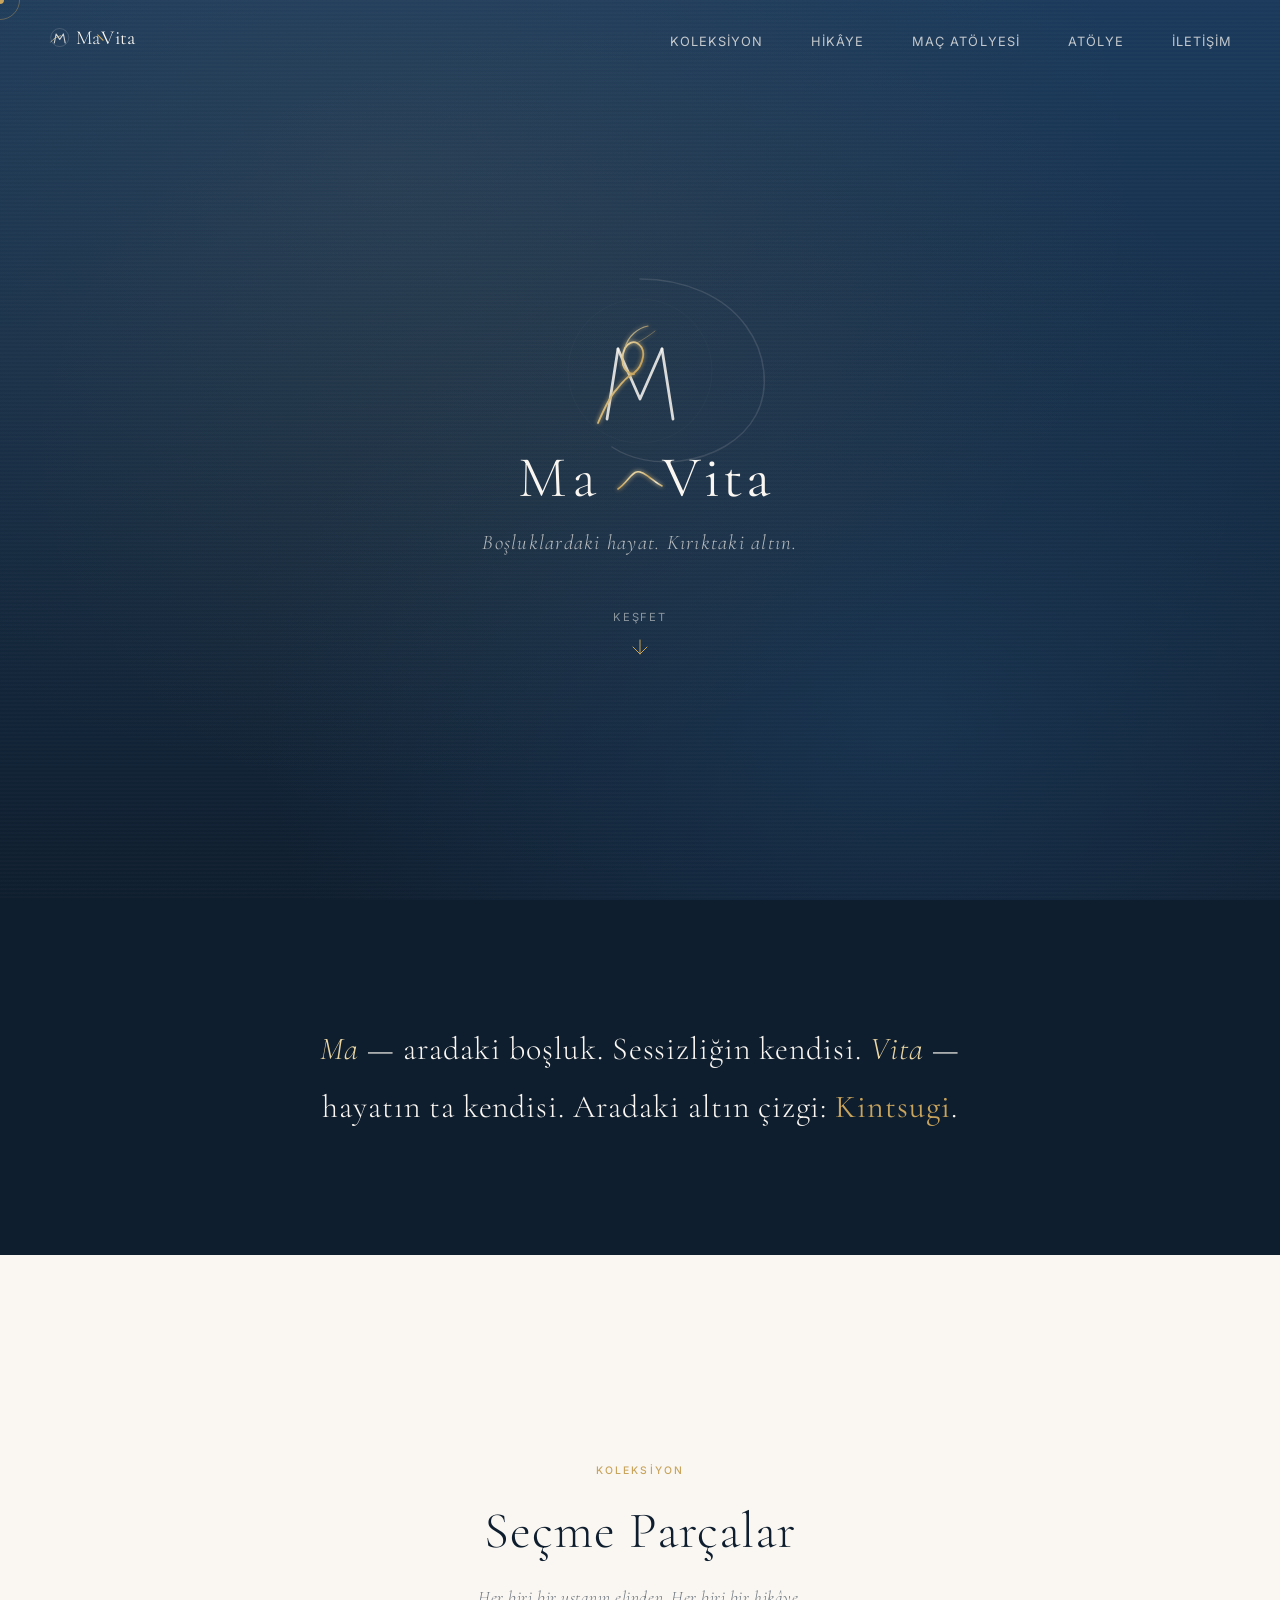
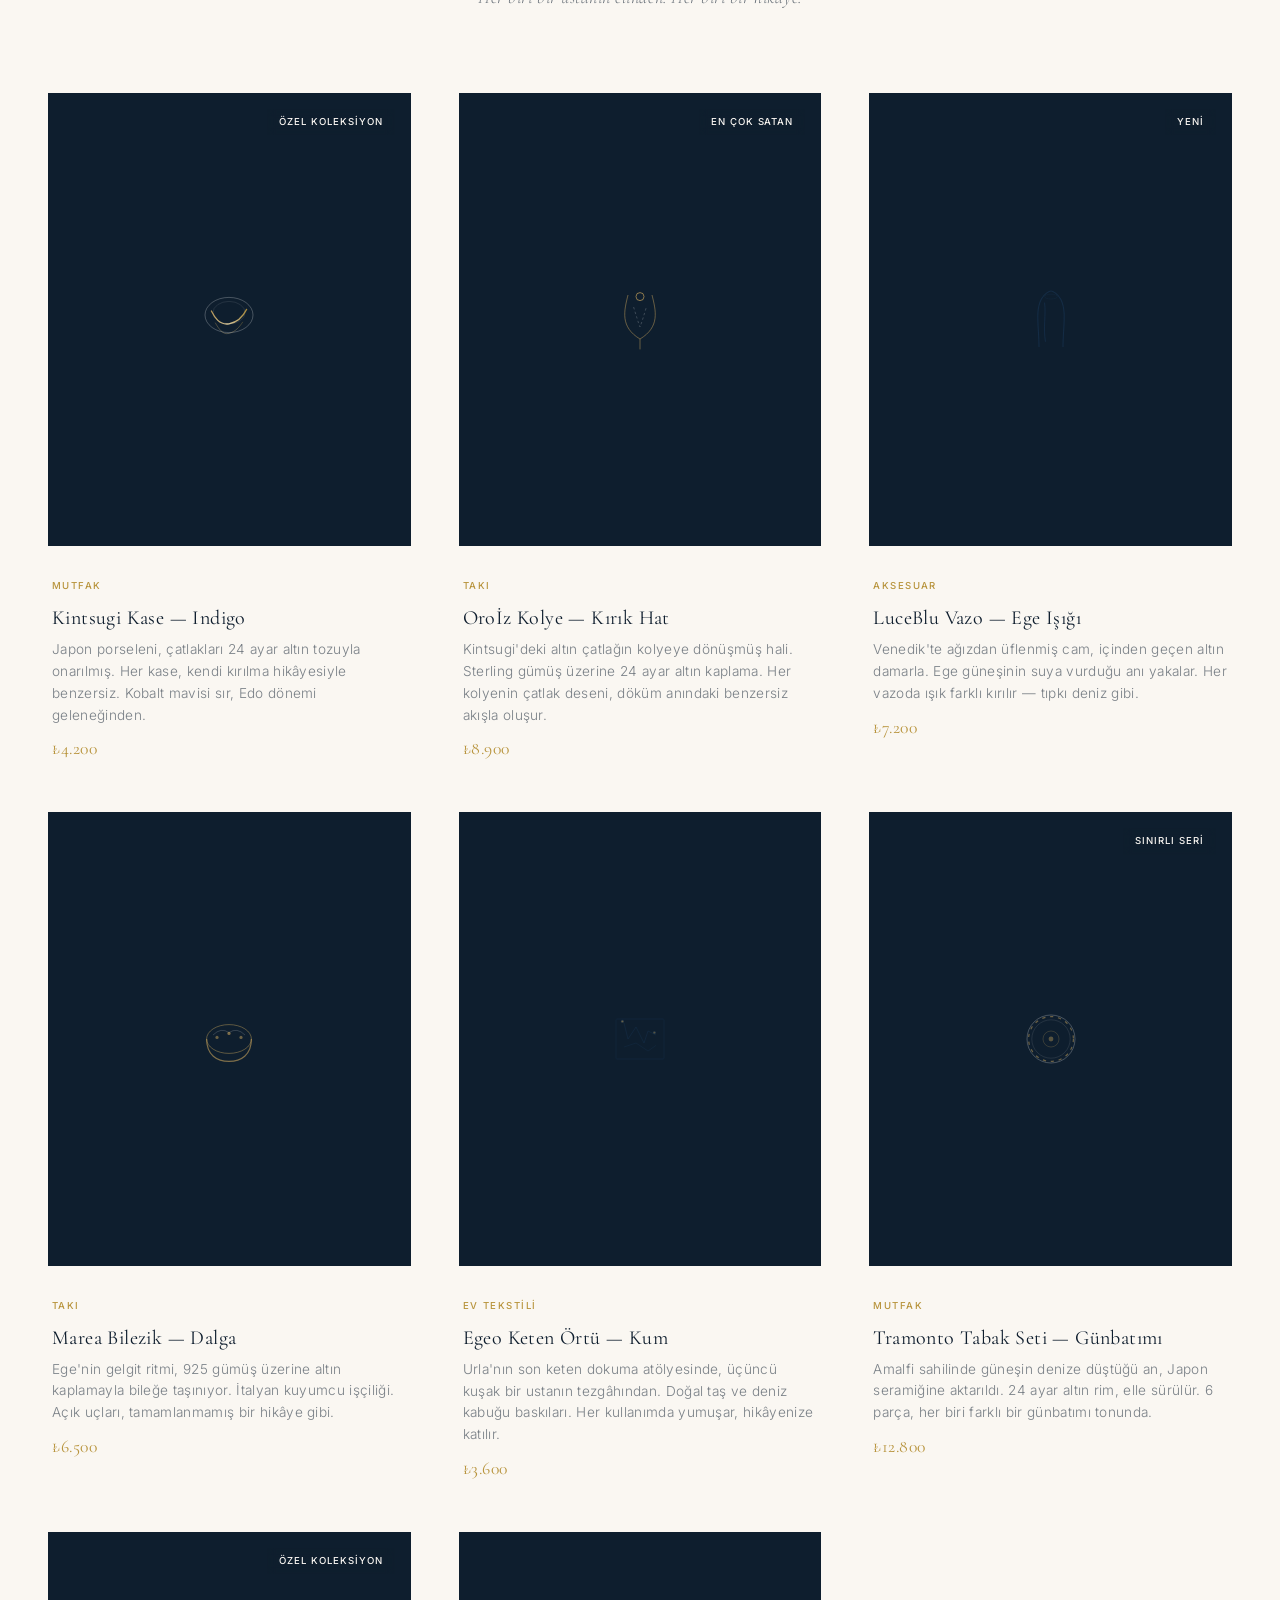
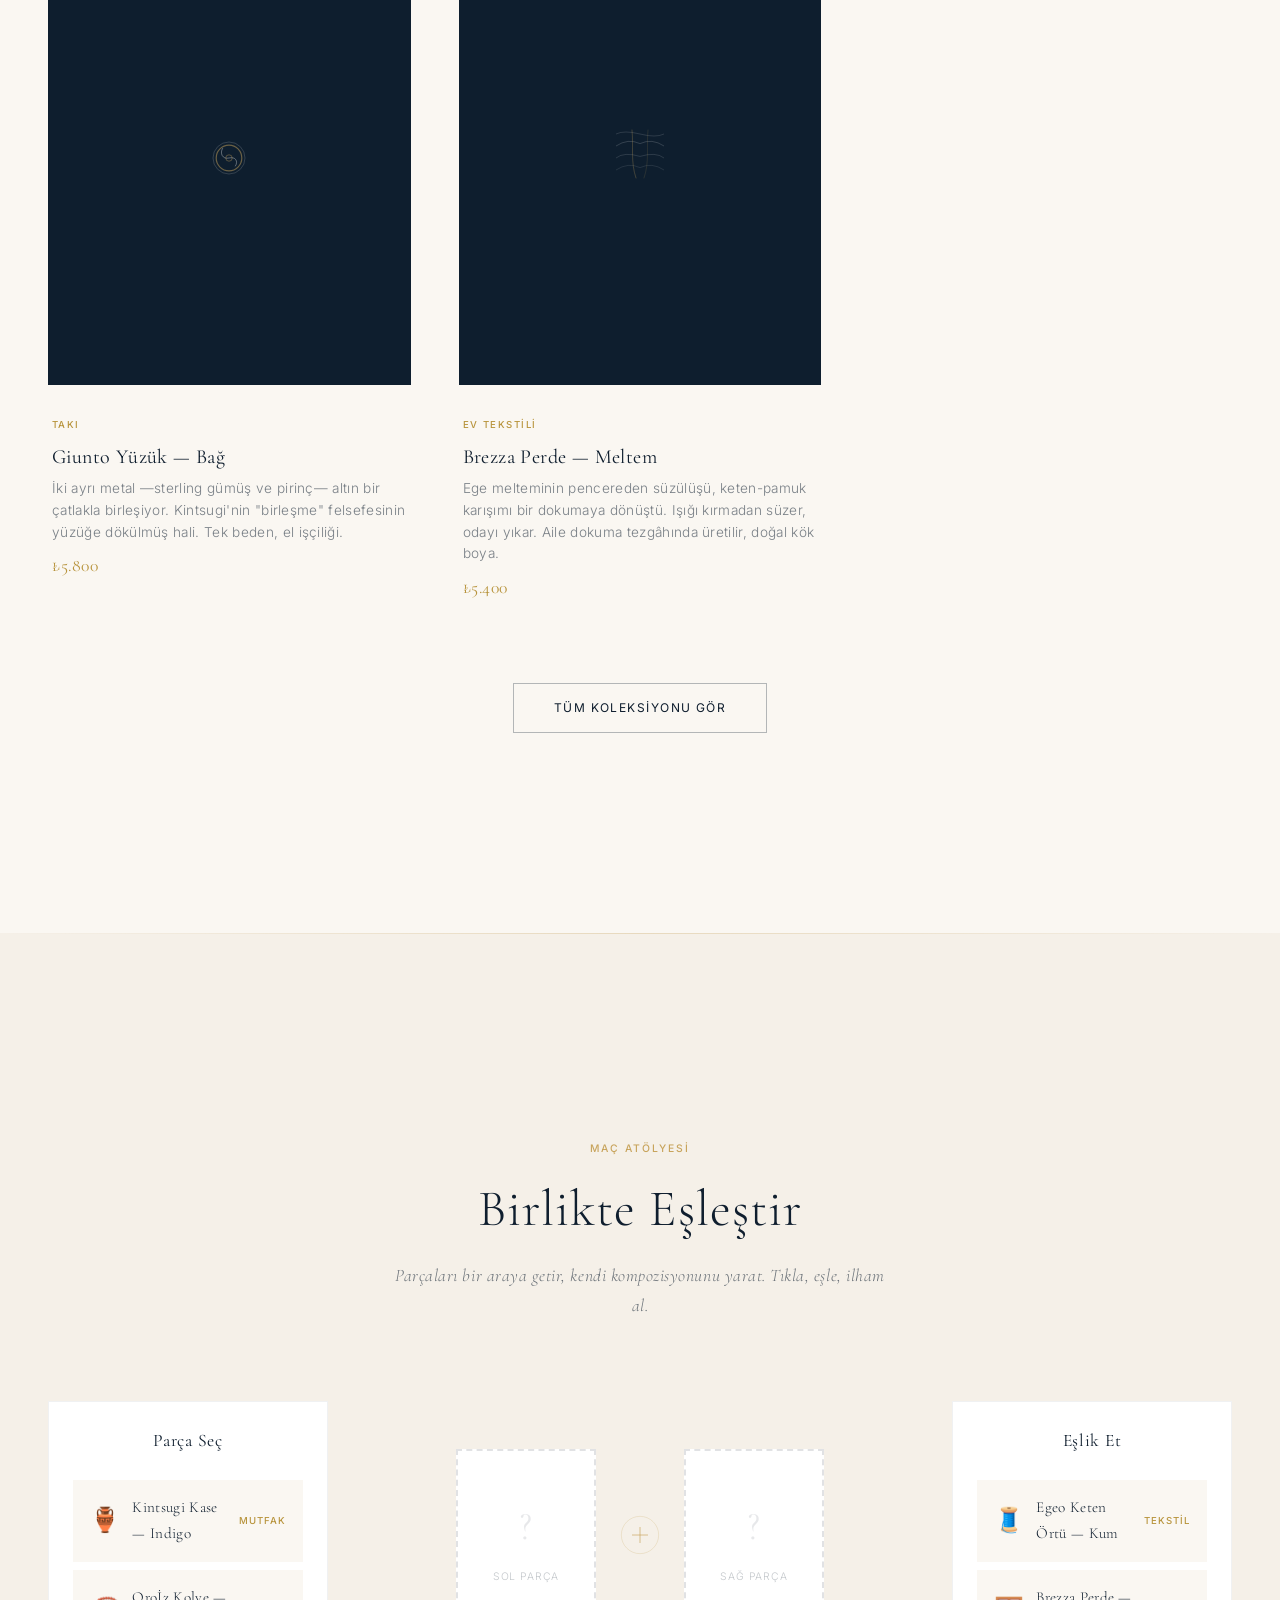
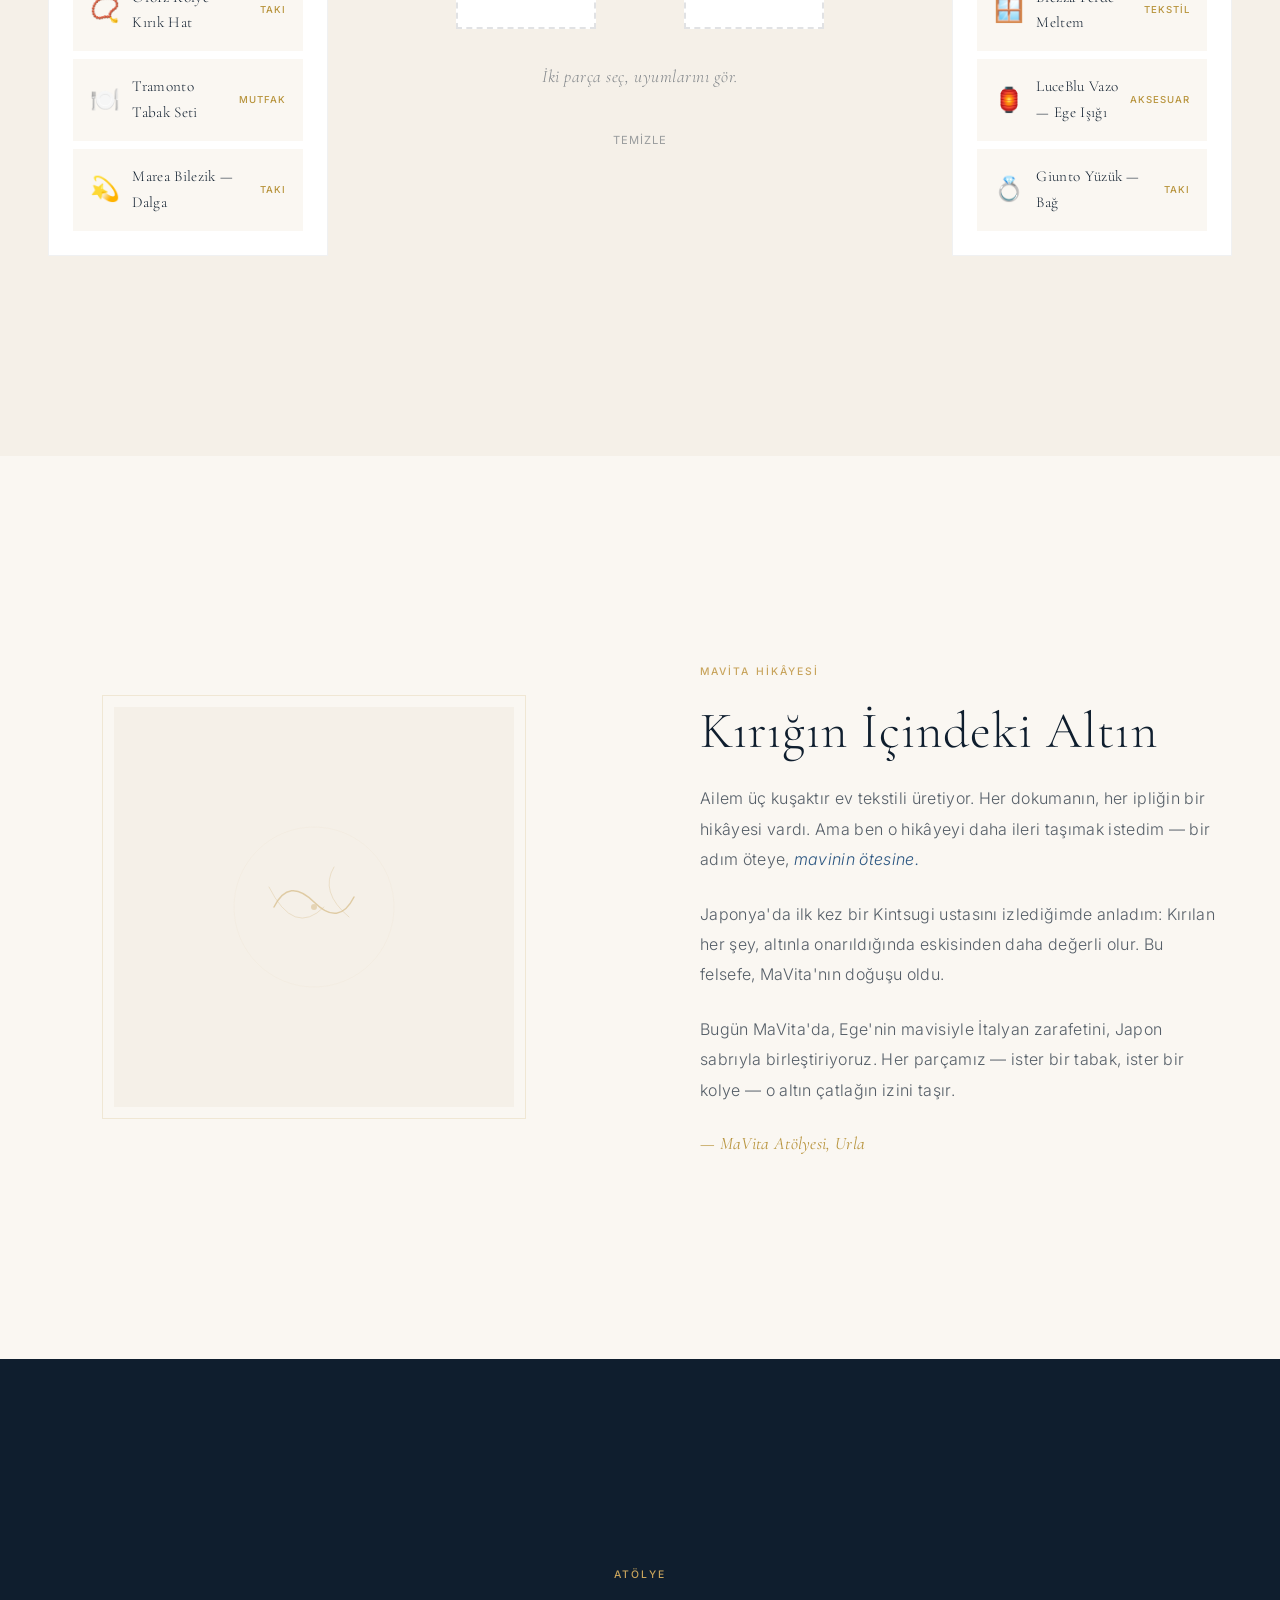
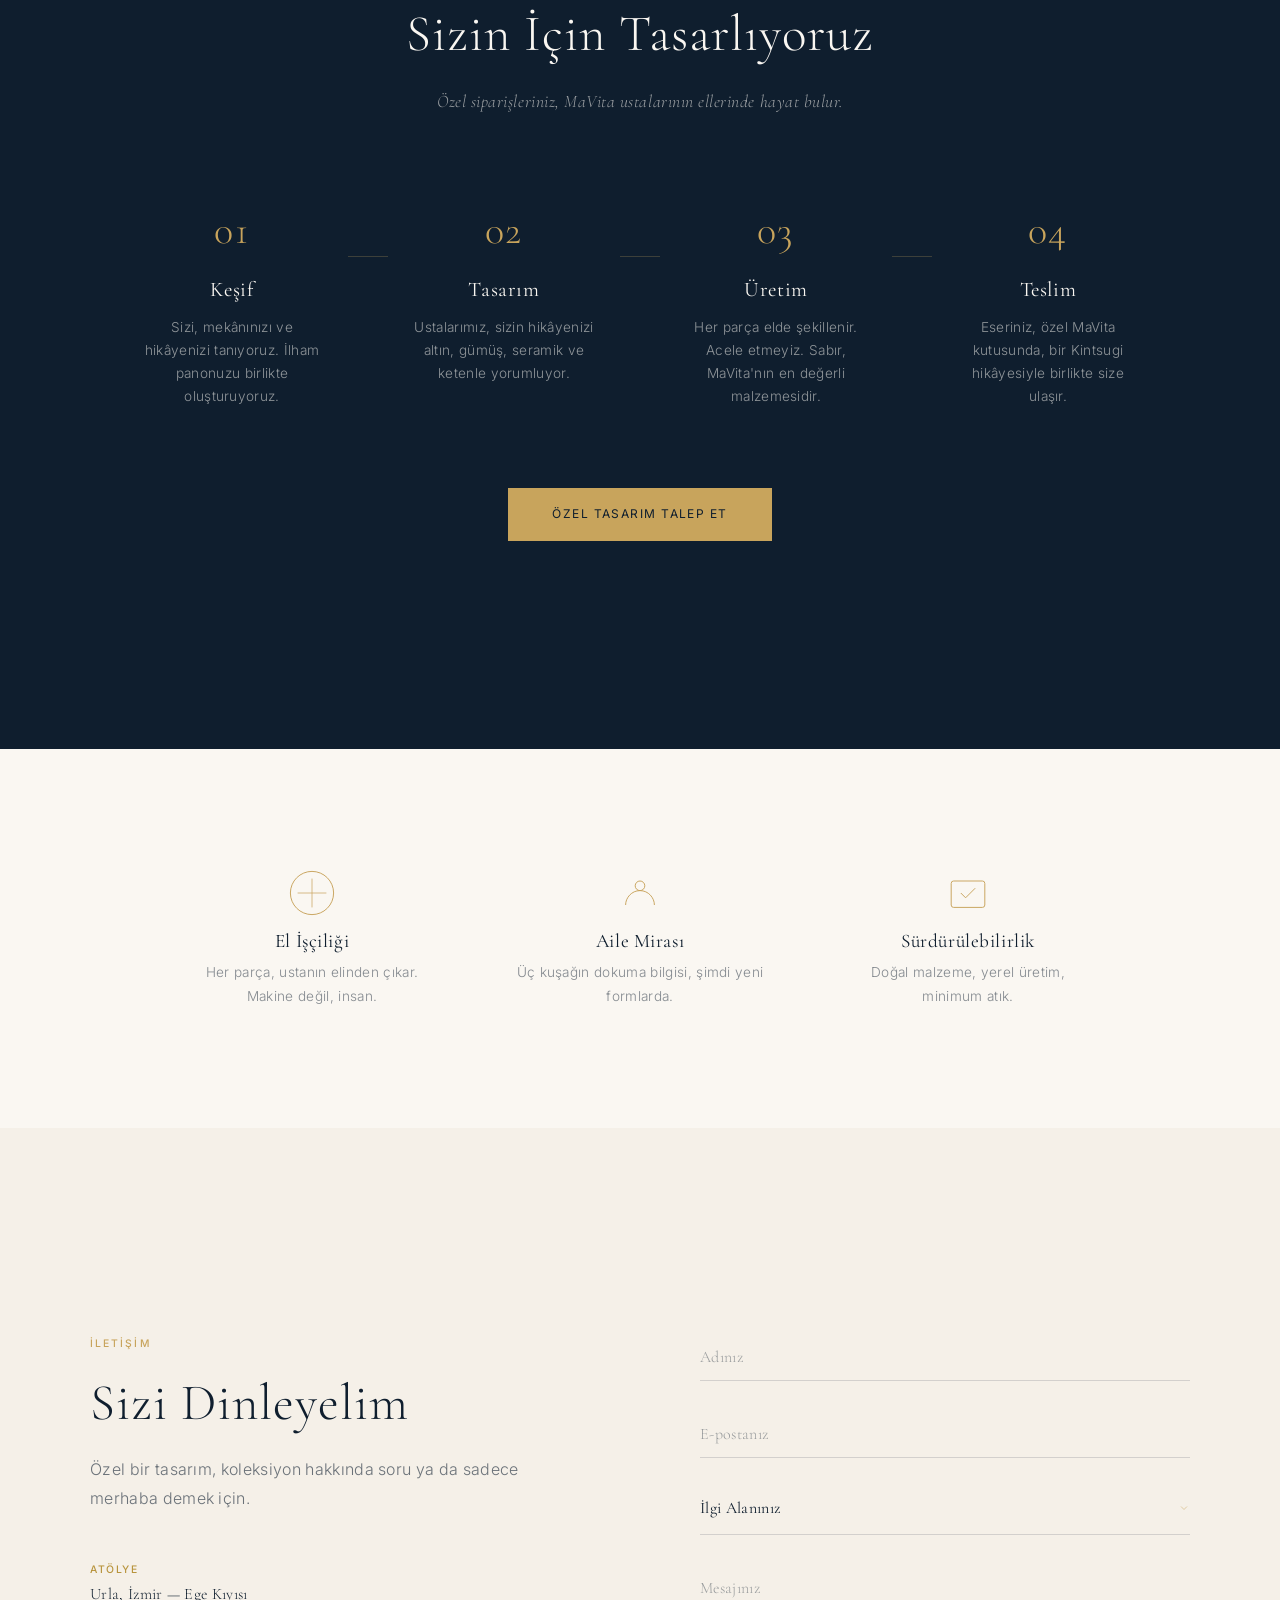
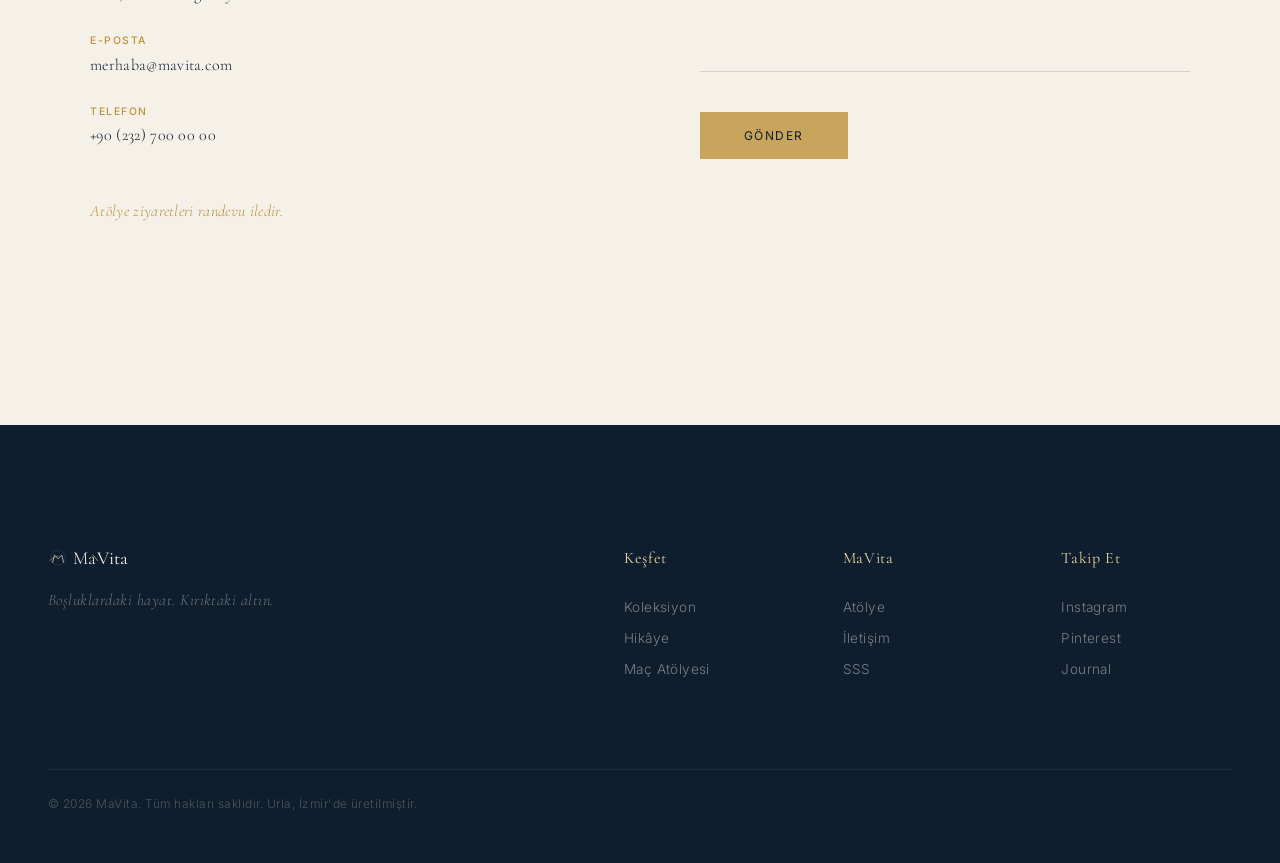
<file: index.html>
﻿<!DOCTYPE html>
<html lang="tr">
<head>
    <meta charset="UTF-8">
    <meta name="viewport" content="width=device-width, initial-scale=1.0">
    <meta name="description" content="MaVita — Boşluklardaki hayat. Kintsugi felsefesiyle hayat bulan özel tasarım ev aksesuarları, mutfak ve takı koleksiyonu.">

    <title>MaVita | Kintsugi Koleksiyonu</title>

    <!-- Fonts -->
    <link rel="preconnect" href="https://fonts.googleapis.com">
    <link rel="preconnect" href="https://fonts.gstatic.com" crossorigin>
    <link href="https://fonts.googleapis.com/css2?family=Cormorant+Garamond:ital,wght@0,300;0,400;0,500;0,600;1,300;1,400&family=Inter:wght@200;300;400;500&display=swap" rel="stylesheet">

    <!-- Styles -->
    <style>
/* ═══════════════════════════════════════════════════════
   MaVita — Premium Luxury Brand
   Color Palette & Design Tokens
   ═══════════════════════════════════════════════════════ */

:root {
    /* ── Ana Renkler ── */
    --mavi:        #1B3A5C;
    --mavi-light:  #2A5580;
    --mavi-dark:   #0F1E2E;
    --altin:       #C8A45C;
    --altin-light: #E8D5A3;
    --altin-dark:  #B8943D;
    --tas:         #FAF7F2;
    --kum:         #E8D5B7;
    --abanoz:      #0F1E2E;
    --inci:        #F5F0E8;

    /* ── Gradient ── */
    --gold-grad:   linear-gradient(135deg, #C8A45C 0%, #E8D5A3 40%, #B8943D 100%);
    --mavi-grad:   linear-gradient(180deg, #1B3A5C 0%, #0F1E2E 100%);

    /* ── Tipografi ── */
    --font-serif:  'Cormorant Garamond', Georgia, serif;
    --font-sans:   'Inter', -apple-system, sans-serif;

    /* ── Spacing ── */
    --space-xs: 4px;
    --space-sm: 8px;
    --space-md: 24px;
    --space-lg: 48px;
    --space-xl: 80px;
    --space-2xl: 120px;
    --space-3xl: 200px;

    /* ── Transitions ── */
    --ease-out: cubic-bezier(0.22, 0.61, 0.36, 1);
    --ease-in-out: cubic-bezier(0.65, 0, 0.35, 1);
    --duration-slow: 800ms;
    --duration-med: 500ms;
    --duration-fast: 300ms;
}

/* ═══════════════════════════════════════════════════════
   Reset & Base
   ═══════════════════════════════════════════════════════ */

*, *::before, *::after {
    margin: 0;
    padding: 0;
    box-sizing: border-box;
}

html {
    scroll-behavior: smooth;
    font-size: 16px;
    -webkit-font-smoothing: antialiased;
    -moz-osx-font-smoothing: grayscale;
    cursor: none;
}

body {
    font-family: var(--font-sans);
    font-weight: 300;
    color: var(--abanoz);
    background: var(--tas);
    line-height: 1.7;
    overflow-x: hidden;
    letter-spacing: 0.02em;
}

::selection {
    background: rgba(200, 164, 92, 0.3);
    color: var(--mavi-dark);
}

/* ═══════════════════════════════════════════════════════
   Custom Cursor
   ═══════════════════════════════════════════════════════ */

.cursor {
    width: 8px;
    height: 8px;
    border-radius: 50%;
    background: var(--altin);
    position: fixed;
    pointer-events: none;
    z-index: 9999;
    transition: transform 0.15s ease;
    transform: translate(-50%, -50%);
}

.cursor-follower {
    width: 40px;
    height: 40px;
    border-radius: 50%;
    border: 1px solid rgba(200, 164, 92, 0.4);
    position: fixed;
    pointer-events: none;
    z-index: 9998;
    transition: transform 0.4s cubic-bezier(0.22, 0.61, 0.36, 1),
                width 0.3s ease, height 0.3s ease;
    transform: translate(-50%, -50%);
}

.cursor-follower.hover {
    width: 60px;
    height: 60px;
    border-color: var(--altin);
    background: rgba(200, 164, 92, 0.05);
}

/* ═══════════════════════════════════════════════════════
   Loading Screen
   ═══════════════════════════════════════════════════════ */

.loading-screen {
    position: fixed;
    inset: 0;
    background: var(--mavi-dark);
    z-index: 10000;
    display: flex;
    align-items: center;
    justify-content: center;
    transition: opacity 0.6s ease, visibility 0.6s ease;
}

.loading-screen.hidden {
    opacity: 0;
    visibility: hidden;
    pointer-events: none;
}

.loading-logo {
    width: 120px;
    height: 120px;
}

.loading-svg {
    width: 100%;
    height: 100%;
}

.loading-m {
    stroke-dasharray: 160;
    stroke-dashoffset: 160;
    animation: drawStroke 1.5s var(--ease-out) 0.3s forwards;
}

.loading-crack {
    stroke-dasharray: 80;
    stroke-dashoffset: 80;
    animation: drawCrack 1.5s var(--ease-out) 0.8s forwards;
}

/* ═══════════════════════════════════════════════════════
   Navigation
   ═══════════════════════════════════════════════════════ */

.nav {
    position: fixed;
    top: 0;
    left: 0;
    right: 0;
    z-index: 100;
    padding: 0 var(--space-lg);
    transition: background 0.4s ease, padding 0.4s ease;
}

.nav.scrolled {
    background: rgba(15, 30, 46, 0.92);
    backdrop-filter: blur(20px);
    -webkit-backdrop-filter: blur(20px);
    padding: 12px var(--space-lg);
    border-bottom: 1px solid rgba(200, 164, 92, 0.1);
}

.nav-inner {
    max-width: 1400px;
    margin: 0 auto;
    display: flex;
    justify-content: space-between;
    align-items: center;
    padding: 24px 0;
    transition: padding 0.4s ease;
}

.nav.scrolled .nav-inner {
    padding: 0;
}

.nav-logo {
    text-decoration: none;
    display: block;
    width: 140px;
}

.nav-logo-svg {
    width: 100%;
    height: auto;
}

.nav-logo-ma,
.nav-logo-vita {
    font-family: var(--font-serif);
    font-size: 22px;
}

.nav-logo-ma {
    fill: var(--tas);
    font-weight: 300;
}

.nav-logo-vita {
    fill: var(--tas);
    font-weight: 400;
}

.nav-logo-crack {
    stroke: var(--altin);
    stroke-width: 1.2;
    stroke-linecap: round;
}

.nav-links {
    display: flex;
    gap: var(--space-lg);
    align-items: center;
}

.nav-link {
    text-decoration: none;
    color: rgba(250, 247, 242, 0.75);
    font-family: var(--font-sans);
    font-size: 0.8rem;
    font-weight: 400;
    letter-spacing: 0.08em;
    text-transform: uppercase;
    transition: color 0.3s ease;
    position: relative;
}

.nav-link::after {
    content: '';
    position: absolute;
    bottom: -4px;
    left: 0;
    width: 0;
    height: 1px;
    background: var(--altin);
    transition: width 0.4s var(--ease-out);
}

.nav-link:hover {
    color: var(--altin);
}

.nav-link:hover::after {
    width: 100%;
}

/* Mobile Toggle */
.nav-toggle {
    display: none;
    flex-direction: column;
    gap: 5px;
    background: none;
    border: none;
    cursor: pointer;
    padding: 4px;
    z-index: 101;
}

.nav-toggle span {
    display: block;
    width: 24px;
    height: 1.5px;
    background: var(--tas);
    transition: transform 0.3s ease, opacity 0.3s ease;
}

.nav-toggle.active span:first-child {
    transform: translateY(6.5px) rotate(45deg);
}

.nav-toggle.active span:last-child {
    transform: translateY(-6.5px) rotate(-45deg);
}

/* Mobile Menu */
.mobile-menu {
    position: fixed;
    inset: 0;
    background: var(--mavi-dark);
    z-index: 99;
    display: flex;
    align-items: center;
    justify-content: center;
    opacity: 0;
    visibility: hidden;
    transition: opacity 0.5s ease, visibility 0.5s ease;
}

.mobile-menu.active {
    opacity: 1;
    visibility: visible;
}

.mobile-menu-inner {
    display: flex;
    flex-direction: column;
    align-items: center;
    gap: 32px;
}

.mobile-link {
    text-decoration: none;
    color: var(--tas);
    font-family: var(--font-serif);
    font-size: 2rem;
    font-weight: 300;
    letter-spacing: 0.04em;
    transition: color 0.3s ease;
}

.mobile-link:hover {
    color: var(--altin);
}

/* ═══════════════════════════════════════════════════════
   Hero Section
   ═══════════════════════════════════════════════════════ */

.hero {
    height: 100vh;
    min-height: 700px;
    display: flex;
    align-items: center;
    justify-content: center;
    position: relative;
    overflow: hidden;
}

.hero-bg {
    position: absolute;
    inset: 0;
    background: var(--mavi-grad);
}

.hero-gradient {
    position: absolute;
    inset: 0;
    background:
        radial-gradient(ellipse at 30% 20%, rgba(200, 164, 92, 0.08) 0%, transparent 60%),
        radial-gradient(ellipse at 70% 80%, rgba(27, 58, 92, 0.6) 0%, transparent 50%),
        radial-gradient(ellipse at 50% 50%, rgba(200, 164, 92, 0.04) 0%, transparent 70%);
}

.hero-texture {
    position: absolute;
    inset: 0;
    opacity: 0.03;
    background-image:
        repeating-linear-gradient(
            0deg,
            transparent,
            transparent 2px,
            rgba(255,255,255,.5) 2px,
            rgba(255,255,255,.5) 4px
        );
}

.hero-content {
    position: relative;
    z-index: 2;
    text-align: center;
    padding: 0 var(--space-md);
}

.hero-logo-wrap {
    margin-bottom: var(--space-md);
}

.hero-logo {
    width: min(420px, 90vw);
    height: auto;
    display: block;
    margin: 0 auto;
}

/* ── Monogram ── */

.monogram-group {
    opacity: 0;
    animation: fadeInMonogram 1.2s var(--ease-out) 0.3s forwards;
}

@keyframes fadeInMonogram {
    to { opacity: 1; }
}

.enso-circle {
    stroke-dasharray: 500;
    stroke-dashoffset: 500;
    animation: drawEnso 2s var(--ease-out) 0.6s forwards;
}

@keyframes drawEnso {
    to { stroke-dashoffset: 0; }
}

.monogram-m path {
    stroke-dasharray: 120;
    stroke-dashoffset: 120;
}

.monogram-m path:nth-child(1) {
    animation: drawStroke 0.7s var(--ease-out) 1.2s forwards;
}
.monogram-m path:nth-child(2) {
    animation: drawStroke 0.7s var(--ease-out) 1.4s forwards;
}
.monogram-m path:nth-child(3) {
    animation: drawStroke 0.7s var(--ease-out) 1.6s forwards;
}

@keyframes drawStroke {
    to { stroke-dashoffset: 0; }
}

/* ── Crack paths in monogram ── */

.crack-path-main {
    stroke-dasharray: 180;
    stroke-dashoffset: 180;
    animation: drawCrackMain 1.5s var(--ease-out) 1.8s forwards;
}

.crack-path-branch {
    stroke-dasharray: 80;
    stroke-dashoffset: 80;
    animation: drawCrackBranch 1s var(--ease-out) 2.2s forwards;
}

.crack-path-tiny {
    stroke-dasharray: 50;
    stroke-dashoffset: 50;
    animation: drawCrackBranch 0.8s var(--ease-out) 2.5s forwards;
}

@keyframes drawCrackMain {
    to { stroke-dashoffset: 0; }
}

@keyframes drawCrackBranch {
    to { stroke-dashoffset: 0; }
}

/* ── Gold particles ── */

.gold-particles circle {
    opacity: 0;
}

.gold-particles circle:nth-child(1)  { animation: sparkle 2s ease-in-out 2.2s infinite; }
.gold-particles circle:nth-child(2)  { animation: sparkle 2.2s ease-in-out 2.3s infinite; }
.gold-particles circle:nth-child(3)  { animation: sparkle 1.8s ease-in-out 2.4s infinite; }
.gold-particles circle:nth-child(4)  { animation: sparkle 2.4s ease-in-out 2.5s infinite; }
.gold-particles circle:nth-child(5)  { animation: sparkle 1.9s ease-in-out 2.6s infinite; }
.gold-particles circle:nth-child(6)  { animation: sparkle 2.1s ease-in-out 2.7s infinite; }
.gold-particles circle:nth-child(7)  { animation: sparkle 2.3s ease-in-out 2.8s infinite; }
.gold-particles circle:nth-child(8)  { animation: sparkle 1.7s ease-in-out 2.9s infinite; }
.gold-particles circle:nth-child(9)  { animation: sparkle 2.0s ease-in-out 3.0s infinite; }
.gold-particles circle:nth-child(10) { animation: sparkle 2.2s ease-in-out 3.1s infinite; }

@keyframes sparkle {
    0%, 100% { opacity: 0; transform: scale(0.5); }
    30% { opacity: 0.8; transform: scale(1.2); }
    60% { opacity: 0.2; transform: scale(0.8); }
}

/* ── Wordmark ── */

.wordmark-group {
    opacity: 0;
    animation: fadeInWordmark 1s var(--ease-out) 2s forwards;
}

@keyframes fadeInWordmark {
    to { opacity: 1; }
}

.hero-logo-ma,
.hero-logo-vita {
    font-family: var(--font-serif);
    font-size: 58px;
    fill: var(--tas);
}

.hero-logo-ma {
    font-weight: 200;
    letter-spacing: 6px;
}

.hero-logo-vita {
    font-weight: 400;
    letter-spacing: 3px;
}

.crack-wordmark {
    stroke-dasharray: 80;
    stroke-dashoffset: 80;
    animation: drawCrackWordmark 1s var(--ease-out) 2.5s forwards;
}

@keyframes drawCrackWordmark {
    to { stroke-dashoffset: 0; }
}

/* ── Legacy crack-path (kept for compatibility) ── */

.crack-path {
    stroke-dasharray: 120;
    stroke-dashoffset: 120;
    animation: drawCrack 2s var(--ease-out) 0.8s forwards;
}

@keyframes drawCrack {
    to {
        stroke-dashoffset: 0;
    }
}

.hero-tagline {
    font-family: var(--font-serif);
    font-size: 1.3rem;
    font-weight: 300;
    font-style: italic;
    color: rgba(250, 247, 242, 0.7);
    letter-spacing: 0.06em;
    margin-bottom: var(--space-lg);
}

.hero-scroll {
    display: flex;
    flex-direction: column;
    align-items: center;
    gap: var(--space-sm);
    color: rgba(250, 247, 242, 0.5);
    font-size: 0.7rem;
    letter-spacing: 0.15em;
    text-transform: uppercase;
    font-weight: 400;
}

.scroll-icon {
    animation: scrollBounce 2s ease-in-out infinite;
}

@keyframes scrollBounce {
    0%, 100% { transform: translateY(0); }
    50% { transform: translateY(6px); }
}

/* ═══════════════════════════════════════════════════════
   Philosophy Strip
   ═══════════════════════════════════════════════════════ */

.philosophy-strip {
    padding: var(--space-2xl) var(--space-md);
    background: var(--mavi-dark);
    text-align: center;
}

.philosophy-text {
    font-family: var(--font-serif);
    font-size: clamp(1.4rem, 3vw, 2rem);
    font-weight: 300;
    color: var(--tas);
    letter-spacing: 0.03em;
    line-height: 1.8;
    max-width: 700px;
    margin: 0 auto;
}

.philosophy-text .italic {
    font-style: italic;
    color: var(--altin-light);
}

.philosophy-text .gold {
    color: var(--altin);
    font-weight: 400;
}

/* ═══════════════════════════════════════════════════════
   Section Headers (Shared)
   ═══════════════════════════════════════════════════════ */

.section-header {
    text-align: center;
    margin-bottom: var(--space-xl);
    padding: 0 var(--space-md);
}

.section-tag {
    display: inline-block;
    font-family: var(--font-sans);
    font-size: 0.65rem;
    font-weight: 500;
    letter-spacing: 0.2em;
    text-transform: uppercase;
    color: var(--altin);
    margin-bottom: var(--space-sm);
}

.section-title {
    font-family: var(--font-serif);
    font-size: clamp(2rem, 4vw, 3.2rem);
    font-weight: 300;
    color: var(--mavi-dark);
    letter-spacing: 0.02em;
    margin-bottom: var(--space-sm);
}

.section-desc {
    font-family: var(--font-serif);
    font-size: 1.1rem;
    font-style: italic;
    color: rgba(15, 30, 46, 0.6);
    letter-spacing: 0.03em;
    max-width: 500px;
    margin: 0 auto;
}

/* ═══════════════════════════════════════════════════════
   Collection
   ═══════════════════════════════════════════════════════ */

.collection {
    padding: var(--space-3xl) var(--space-lg);
    max-width: 1400px;
    margin: 0 auto;
}

.collection-grid {
    display: grid;
    grid-template-columns: repeat(3, 1fr);
    gap: var(--space-lg);
    margin-bottom: var(--space-xl);
}

/* Product Card */
.product-card {
    opacity: 0;
    transform: translateY(40px);
    transition: opacity 0.8s var(--ease-out), transform 0.8s var(--ease-out);
}

.product-card.revealed {
    opacity: 1;
    transform: translateY(0);
}

.product-image {
    position: relative;
    aspect-ratio: 4 / 5;
    overflow: hidden;
    margin-bottom: var(--space-md);
    cursor: pointer;
}

.product-placeholder {
    width: 100%;
    height: 100%;
    display: flex;
    align-items: center;
    justify-content: center;
    transition: transform 0.8s var(--ease-out);
    background-color: var(--mavi-dark);
    background-size: cover;
    background-position: center;
    position: relative;
}

/* Subtle dark overlay for product images so icons/badges stay readable */
.product-placeholder::after {
    content: '';
    position: absolute;
    inset: 0;
    background: rgba(15, 30, 46, 0.25);
    pointer-events: none;
    transition: opacity 0.5s ease;
}

.product-card:hover .product-placeholder::after {
    opacity: 0.5;
}

/* SVG icon stays above the overlay */
.product-placeholder .product-icon {
    position: relative;
    z-index: 1;
}

.product-card:hover .product-placeholder {
    transform: scale(1.05);
}

.product-icon {
    width: 80px;
    height: 80px;
}

.product-icon svg {
    width: 100%;
    height: 100%;
}

.dark-icon svg circle,
.dark-icon svg path {
    stroke: rgba(27, 58, 92, 0.5);
}

.product-overlay {
    position: absolute;
    inset: 0;
    background: rgba(15, 30, 46, 0.4);
    display: flex;
    align-items: center;
    justify-content: center;
    opacity: 0;
    transition: opacity 0.5s ease;
}

.product-card:hover .product-overlay {
    opacity: 1;
}

/* Product badge */
.product-badge {
    position: absolute;
    top: 16px;
    right: 16px;
    padding: 5px 12px;
    font-family: var(--font-sans);
    font-size: 0.6rem;
    font-weight: 500;
    letter-spacing: 0.1em;
    text-transform: uppercase;
    color: var(--tas);
    background: rgba(15, 30, 46, 0.7);
    backdrop-filter: blur(4px);
    z-index: 2;
    pointer-events: none;
}

.product-view {
    font-family: var(--font-sans);
    font-size: 0.75rem;
    font-weight: 400;
    letter-spacing: 0.12em;
    text-transform: uppercase;
    color: var(--tas);
    padding: 12px 28px;
    border: 1px solid rgba(250, 247, 242, 0.5);
    transition: background 0.3s ease, border-color 0.3s ease;
}

.product-view:hover {
    background: rgba(200, 164, 92, 0.2);
    border-color: var(--altin);
}

.product-info {
    padding: 0 var(--space-xs);
}

.product-category {
    font-family: var(--font-sans);
    font-size: 0.6rem;
    font-weight: 500;
    letter-spacing: 0.15em;
    text-transform: uppercase;
    color: var(--altin-dark);
}

.product-name {
    font-family: var(--font-serif);
    font-size: 1.25rem;
    font-weight: 400;
    color: var(--mavi-dark);
    margin: var(--space-xs) 0;
    letter-spacing: 0.02em;
}

.product-desc {
    font-size: 0.85rem;
    color: rgba(15, 30, 46, 0.55);
    line-height: 1.6;
    margin-bottom: var(--space-sm);
    font-weight: 300;
}

.product-price {
    font-family: var(--font-serif);
    font-size: 1.1rem;
    font-weight: 400;
    color: var(--altin-dark);
    letter-spacing: 0.03em;
}

.collection-cta {
    text-align: center;
}

.btn-outline {
    display: inline-block;
    padding: 14px 40px;
    font-family: var(--font-sans);
    font-size: 0.75rem;
    font-weight: 400;
    letter-spacing: 0.12em;
    text-transform: uppercase;
    text-decoration: none;
    color: var(--mavi-dark);
    border: 1px solid rgba(15, 30, 46, 0.3);
    transition: all 0.4s ease;
}

.btn-outline:hover {
    border-color: var(--altin);
    color: var(--altin-dark);
    background: rgba(200, 164, 92, 0.05);
}

/* ═══════════════════════════════════════════════════════
   Match Game (Interactive)
   ═══════════════════════════════════════════════════════ */

.match-game {
    padding: var(--space-3xl) var(--space-lg);
    background: var(--inci);
    position: relative;
}

.match-game::before {
    content: '';
    position: absolute;
    top: 0;
    left: 0;
    right: 0;
    height: 1px;
    background: linear-gradient(90deg, transparent, rgba(200, 164, 92, 0.3), transparent);
}

.match-container {
    max-width: 1200px;
    margin: 0 auto;
    display: grid;
    grid-template-columns: 280px 1fr 280px;
    gap: var(--space-lg);
    align-items: start;
}

/* Match Panels */
.match-panel {
    background: white;
    border: 1px solid rgba(15, 30, 46, 0.06);
    padding: var(--space-md);
}

.match-panel-title {
    font-family: var(--font-serif);
    font-size: 1.1rem;
    font-weight: 400;
    color: var(--mavi-dark);
    margin-bottom: var(--space-md);
    text-align: center;
    letter-spacing: 0.04em;
}

.match-items {
    display: flex;
    flex-direction: column;
    gap: var(--space-sm);
}

.match-item {
    display: flex;
    align-items: center;
    gap: 12px;
    padding: 14px 16px;
    background: var(--tas);
    border: 1px solid transparent;
    cursor: pointer;
    transition: all 0.3s ease;
    user-select: none;
}

.match-item:hover {
    border-color: var(--altin);
    background: rgba(200, 164, 92, 0.05);
    transform: translateX(4px);
}

.match-item.selected {
    border-color: var(--altin);
    background: rgba(200, 164, 92, 0.08);
    box-shadow: 0 0 0 1px rgba(200, 164, 92, 0.2);
}

.match-emoji {
    font-size: 1.5rem;
    flex-shrink: 0;
}

.match-label {
    font-family: var(--font-serif);
    font-size: 0.95rem;
    color: var(--mavi-dark);
    flex: 1;
}

.match-cat {
    font-size: 0.6rem;
    letter-spacing: 0.1em;
    text-transform: uppercase;
    color: var(--altin-dark);
    font-weight: 500;
}

/* Match Canvas */
.match-canvas {
    display: flex;
    flex-direction: column;
    align-items: center;
    gap: var(--space-md);
    padding: var(--space-lg) 0;
}

.match-canvas-inner {
    display: flex;
    align-items: center;
    gap: var(--space-md);
    width: 100%;
    justify-content: center;
}

.match-slot {
    width: 140px;
    height: 180px;
    border: 2px dashed rgba(15, 30, 46, 0.12);
    display: flex;
    flex-direction: column;
    align-items: center;
    justify-content: center;
    gap: var(--space-sm);
    transition: all 0.4s ease;
    background: white;
}

.match-slot.filled {
    border-style: solid;
    border-color: var(--altin);
    background: rgba(200, 164, 92, 0.04);
    animation: slotGlow 2s ease-in-out infinite;
}

@keyframes slotGlow {
    0%, 100% { box-shadow: 0 0 0 rgba(200, 164, 92, 0); }
    50% { box-shadow: 0 0 30px rgba(200, 164, 92, 0.08); }
}

.slot-placeholder {
    font-family: var(--font-serif);
    font-size: 2.5rem;
    color: rgba(15, 30, 46, 0.1);
}

.slot-hint {
    font-size: 0.65rem;
    letter-spacing: 0.08em;
    text-transform: uppercase;
    color: rgba(15, 30, 46, 0.25);
}

.slot-content {
    display: flex;
    flex-direction: column;
    align-items: center;
    gap: 8px;
}

.slot-content .match-emoji {
    font-size: 2.5rem;
}

.slot-content .match-label {
    text-align: center;
    font-size: 0.85rem;
}

.match-plus {
    width: 40px;
    height: 40px;
    flex-shrink: 0;
}

.match-result {
    text-align: center;
    min-height: 48px;
    display: flex;
    align-items: center;
}

.match-result-text {
    font-family: var(--font-serif);
    font-size: 1.1rem;
    font-style: italic;
    color: rgba(15, 30, 46, 0.5);
    letter-spacing: 0.03em;
    transition: all 0.4s ease;
}

.match-result-text.match-found {
    color: var(--altin-dark);
    font-style: normal;
    font-weight: 400;
    font-size: 1.3rem;
    animation: resultReveal 0.6s var(--ease-out);
}

@keyframes resultReveal {
    from {
        opacity: 0;
        transform: translateY(10px);
    }
    to {
        opacity: 1;
        transform: translateY(0);
    }
}

.match-score {
    display: block;
    margin-top: 8px;
    font-family: var(--font-serif);
    font-size: 0.9rem;
    color: var(--altin);
    letter-spacing: 0.08em;
    animation: resultReveal 0.8s var(--ease-out);
}

.match-result-content {
    display: flex;
    flex-direction: column;
    align-items: center;
}

.btn-reset {
    background: none;
    border: none;
    font-family: var(--font-sans);
    font-size: 0.7rem;
    letter-spacing: 0.1em;
    text-transform: uppercase;
    color: rgba(15, 30, 46, 0.4);
    cursor: pointer;
    padding: 8px 20px;
    transition: color 0.3s ease;
}

.btn-reset:hover {
    color: var(--mavi-dark);
}

/* ═══════════════════════════════════════════════════════
   Story Section
   ═══════════════════════════════════════════════════════ */

.story {
    padding: var(--space-3xl) var(--space-lg);
    max-width: 1400px;
    margin: 0 auto;
}

.story-grid {
    display: grid;
    grid-template-columns: 1fr 1fr;
    gap: var(--space-2xl);
    align-items: center;
}

.story-visual {
    display: flex;
    align-items: center;
    justify-content: center;
}

.story-placeholder {
    width: min(400px, 80vw);
    aspect-ratio: 1;
    background-color: var(--inci);
    background-size: cover;
    background-position: center;
    display: flex;
    align-items: center;
    justify-content: center;
    position: relative;
}

.story-placeholder::before {
    content: '';
    position: absolute;
    inset: -12px;
    border: 1px solid rgba(200, 164, 92, 0.2);
    pointer-events: none;
    z-index: 1;
}

.story-placeholder .story-kintsugi {
    position: relative;
    z-index: 0;
    opacity: 0.6;
}

.story-kintsugi {
    width: 200px;
    height: 200px;
}

.story-svg {
    width: 100%;
    height: 100%;
}

.story-text {
    max-width: 520px;
}

.story-para {
    font-size: 1rem;
    line-height: 1.9;
    color: rgba(15, 30, 46, 0.7);
    margin-bottom: var(--space-md);
    font-weight: 300;
    letter-spacing: 0.02em;
}

.story-para em {
    font-style: italic;
    color: var(--mavi-light);
}

.story-signature {
    font-family: var(--font-serif);
    font-size: 1.1rem;
    font-style: italic;
    font-weight: 400;
    margin-top: var(--space-md);
}

.gold {
    color: var(--altin-dark);
}

/* ═══════════════════════════════════════════════════════
   Atelier Section
   ═══════════════════════════════════════════════════════ */

.atelier {
    padding: var(--space-3xl) var(--space-lg);
    background: var(--mavi-dark);
    color: var(--tas);
}

.atelier .section-tag {
    color: var(--altin);
}

.atelier .section-title {
    color: var(--tas);
}

.atelier .section-desc {
    color: rgba(250, 247, 242, 0.6);
}

.atelier-steps {
    max-width: 1000px;
    margin: var(--space-xl) auto;
    display: flex;
    align-items: flex-start;
    gap: var(--space-md);
}

.step {
    flex: 1;
    text-align: center;
    opacity: 0;
    transform: translateY(30px);
    transition: opacity 0.8s var(--ease-out), transform 0.8s var(--ease-out);
}

.step.revealed {
    opacity: 1;
    transform: translateY(0);
}

.step-number {
    font-family: var(--font-serif);
    font-size: 2.5rem;
    font-weight: 300;
    color: var(--altin);
    margin-bottom: var(--space-sm);
    letter-spacing: 0.04em;
}

.step-title {
    font-family: var(--font-serif);
    font-size: 1.3rem;
    font-weight: 400;
    letter-spacing: 0.03em;
    margin-bottom: var(--space-sm);
}

.step-desc {
    font-size: 0.85rem;
    color: rgba(250, 247, 242, 0.55);
    line-height: 1.7;
    font-weight: 300;
}

.step-divider {
    width: 40px;
    height: 1px;
    background: rgba(200, 164, 92, 0.25);
    margin-top: 60px;
    flex-shrink: 0;
}

.atelier-cta {
    text-align: center;
    margin-top: var(--space-xl);
}

.btn-gold {
    display: inline-block;
    padding: 16px 44px;
    font-family: var(--font-sans);
    font-size: 0.75rem;
    font-weight: 400;
    letter-spacing: 0.12em;
    text-transform: uppercase;
    text-decoration: none;
    color: var(--mavi-dark);
    background: var(--altin);
    border: none;
    cursor: pointer;
    transition: all 0.4s ease;
    position: relative;
    overflow: hidden;
}

.btn-gold::before {
    content: '';
    position: absolute;
    inset: 0;
    background: linear-gradient(135deg, rgba(232, 213, 163, 0.4), transparent);
    opacity: 0;
    transition: opacity 0.4s ease;
}

.btn-gold:hover::before {
    opacity: 1;
}

.btn-gold:hover {
    transform: translateY(-2px);
    box-shadow: 0 8px 30px rgba(200, 164, 92, 0.2);
}

/* ═══════════════════════════════════════════════════════
   Values
   ═══════════════════════════════════════════════════════ */

.values {
    padding: var(--space-2xl) var(--space-lg);
    max-width: 1000px;
    margin: 0 auto;
}

.values-grid {
    display: grid;
    grid-template-columns: repeat(3, 1fr);
    gap: var(--space-xl);
}

.value-item {
    text-align: center;
    opacity: 0;
    transform: translateY(30px);
    transition: opacity 0.8s var(--ease-out), transform 0.8s var(--ease-out);
}

.value-item.revealed {
    opacity: 1;
    transform: translateY(0);
}

.value-icon {
    width: 48px;
    height: 48px;
    margin: 0 auto var(--space-sm);
}

.value-icon svg {
    width: 100%;
    height: 100%;
}

.value-item h4 {
    font-family: var(--font-serif);
    font-size: 1.2rem;
    font-weight: 400;
    color: var(--mavi-dark);
    margin-bottom: var(--space-xs);
    letter-spacing: 0.03em;
}

.value-item p {
    font-size: 0.85rem;
    color: rgba(15, 30, 46, 0.5);
    line-height: 1.7;
    font-weight: 300;
}

/* ═══════════════════════════════════════════════════════
   Contact
   ═══════════════════════════════════════════════════════ */

.contact {
    padding: var(--space-3xl) var(--space-lg);
    background: var(--inci);
}

.contact-grid {
    max-width: 1100px;
    margin: 0 auto;
    display: grid;
    grid-template-columns: 1fr 1fr;
    gap: var(--space-2xl);
    align-items: start;
}

.contact-desc {
    font-size: 1rem;
    color: rgba(15, 30, 46, 0.6);
    line-height: 1.8;
    margin-bottom: var(--space-lg);
    font-weight: 300;
}

.contact-details {
    display: flex;
    flex-direction: column;
    gap: var(--space-md);
    margin-bottom: var(--space-lg);
}

.contact-detail {
    display: flex;
    flex-direction: column;
    gap: 2px;
}

.detail-label {
    font-size: 0.65rem;
    letter-spacing: 0.15em;
    text-transform: uppercase;
    color: var(--altin-dark);
    font-weight: 500;
}

.contact-detail span:last-child {
    font-family: var(--font-serif);
    font-size: 1rem;
    color: var(--mavi-dark);
    letter-spacing: 0.02em;
}

.contact-note {
    font-family: var(--font-serif);
    font-size: 1rem;
    font-style: italic;
}

/* Contact Form */
.contact-form {
    display: flex;
    flex-direction: column;
    gap: var(--space-md);
}

.form-group {
    position: relative;
}

.form-group input,
.form-group select,
.form-group textarea {
    width: 100%;
    padding: 16px 0;
    font-family: var(--font-serif);
    font-size: 1rem;
    color: var(--mavi-dark);
    background: transparent;
    border: none;
    border-bottom: 1px solid rgba(15, 30, 46, 0.15);
    outline: none;
    transition: border-color 0.3s ease;
    letter-spacing: 0.02em;
    border-radius: 0;
    -webkit-appearance: none;
}

.form-group input::placeholder,
.form-group textarea::placeholder {
    color: transparent;
}

.form-group label {
    position: absolute;
    top: 16px;
    left: 0;
    font-family: var(--font-serif);
    font-size: 1rem;
    color: rgba(15, 30, 46, 0.4);
    pointer-events: none;
    transition: all 0.3s ease;
    letter-spacing: 0.02em;
}

.form-group input:focus ~ label,
.form-group input:not(:placeholder-shown) ~ label,
.form-group textarea:focus ~ label,
.form-group textarea:not(:placeholder-shown) ~ label {
    top: -8px;
    font-size: 0.7rem;
    color: var(--altin-dark);
    letter-spacing: 0.08em;
}

.form-group input:focus,
.form-group textarea:focus {
    border-color: var(--altin);
}

.form-group select {
    cursor: pointer;
    color: rgba(15, 30, 46, 0.4);
    background: url("data:image/svg+xml,%3Csvg xmlns='http://www.w3.org/2000/svg' width='12' height='12' viewBox='0 0 24 24' fill='none' stroke='%23C8A45C' stroke-width='1'%3E%3Cpath d='M6 9l6 6 6-6'/%3E%3C/svg%3E") no-repeat right center;
    padding-right: 24px;
}

.form-group select:valid {
    color: var(--mavi-dark);
}

.form-group select option {
    color: var(--mavi-dark);
    background: white;
}

.form-group textarea {
    resize: none;
    min-height: 80px;
}

.btn-submit {
    align-self: flex-start;
    margin-top: var(--space-sm);
}

/* ═══════════════════════════════════════════════════════
   Footer
   ═══════════════════════════════════════════════════════ */

.footer {
    background: var(--mavi-dark);
    color: var(--tas);
    padding: var(--space-2xl) var(--space-lg) var(--space-lg);
}

.footer-inner {
    max-width: 1200px;
    margin: 0 auto;
    display: grid;
    grid-template-columns: 1.5fr 2fr;
    gap: var(--space-2xl);
    margin-bottom: var(--space-xl);
}

.footer-brand p {
    font-family: var(--font-serif);
    font-style: italic;
    color: rgba(250, 247, 242, 0.4);
    font-size: 1rem;
    margin-top: var(--space-sm);
    letter-spacing: 0.03em;
}

.footer-logo-svg {
    width: 110px;
    height: auto;
}

.footer-logo-ma,
.footer-logo-vita {
    font-family: var(--font-serif);
    font-size: 20px;
    fill: var(--tas);
}

.footer-logo-ma {
    font-weight: 300;
}

.footer-logo-vita {
    font-weight: 400;
}

.footer-logo-crack {
    stroke: var(--altin);
    stroke-width: 1;
    stroke-linecap: round;
}

.footer-links {
    display: grid;
    grid-template-columns: repeat(3, 1fr);
    gap: var(--space-lg);
}

.footer-col h4 {
    font-family: var(--font-serif);
    font-size: 1rem;
    font-weight: 400;
    color: var(--altin-light);
    margin-bottom: var(--space-md);
    letter-spacing: 0.04em;
}

.footer-col a {
    display: block;
    text-decoration: none;
    color: rgba(250, 247, 242, 0.45);
    font-size: 0.85rem;
    font-weight: 300;
    margin-bottom: var(--space-sm);
    transition: color 0.3s ease;
    letter-spacing: 0.03em;
}

.footer-col a:hover {
    color: var(--altin);
}

.footer-bottom {
    max-width: 1200px;
    margin: 0 auto;
    padding-top: var(--space-md);
    border-top: 1px solid rgba(255, 255, 255, 0.06);
}

.footer-bottom p {
    font-size: 0.75rem;
    color: rgba(250, 247, 242, 0.25);
    letter-spacing: 0.04em;
}

/* ═══════════════════════════════════════════════════════
   Reveal Animations
   ═══════════════════════════════════════════════════════ */

.reveal {
    opacity: 0;
    transform: translateY(30px);
    transition: opacity 0.9s var(--ease-out), transform 0.9s var(--ease-out);
}

.reveal.revealed {
    opacity: 1;
    transform: translateY(0);
}

.reveal.delay-1 { transition-delay: 0.15s; }
.reveal.delay-2 { transition-delay: 0.3s; }
.reveal.delay-3 { transition-delay: 0.45s; }

/* ═══════════════════════════════════════════════════════
   Responsive
   ═══════════════════════════════════════════════════════ */

@media (max-width: 1024px) {
    .collection-grid {
        grid-template-columns: repeat(2, 1fr);
    }

    .match-container {
        grid-template-columns: 1fr;
        max-width: 600px;
    }

    .match-items {
        display: grid;
        grid-template-columns: repeat(2, 1fr);
    }

    .match-canvas-inner {
        flex-direction: column;
    }

    .story-grid {
        grid-template-columns: 1fr;
    }

    .story-visual {
        order: -1;
    }

    .atelier-steps {
        flex-direction: column;
        align-items: center;
    }

    .step-divider {
        width: 1px;
        height: 40px;
        margin: 0;
    }

    .contact-grid {
        grid-template-columns: 1fr;
    }

    .values-grid {
        grid-template-columns: repeat(3, 1fr);
        gap: var(--space-lg);
    }

    .footer-inner {
        grid-template-columns: 1fr;
        gap: var(--space-lg);
    }
}

@media (max-width: 768px) {
    :root {
        --space-xl: 60px;
        --space-2xl: 80px;
        --space-3xl: 120px;
    }

    .nav-links {
        display: none;
    }

    .nav-toggle {
        display: flex;
    }

    .hero-logo-ma,
    .hero-logo-vita {
        font-size: 56px;
    }

    .hero-tagline {
        font-size: 1.05rem;
    }

    .collection-grid {
        grid-template-columns: 1fr;
        max-width: 400px;
        margin-left: auto;
        margin-right: auto;
    }

    .match-items {
        grid-template-columns: 1fr;
    }

    .values-grid {
        grid-template-columns: 1fr;
        gap: var(--space-lg);
    }

    .values-grid .value-item {
        max-width: 300px;
        margin: 0 auto;
    }

    .footer-links {
        grid-template-columns: 1fr;
        gap: var(--space-lg);
    }
}

@media (max-width: 480px) {
    .hero-logo-ma,
    .hero-logo-vita {
        font-size: 42px;
    }

    .philosophy-text {
        font-size: 1.2rem;
    }

    .section-title {
        font-size: 1.6rem;
    }
}

/* Hide custom cursor on touch devices */
@media (hover: none) and (pointer: coarse) {
    .cursor,
    .cursor-follower {
        display: none;
    }

    html {
        cursor: auto;
    }
}

</style>

    <!-- Favicon -->
    <link rel="icon" type="image/svg+xml" href="assets/favicon.svg">
</head>
<body>

    <!-- Custom Cursor -->
    <div class="cursor"></div>
    <div class="cursor-follower"></div>

    <!-- Loading Screen -->
    <div class="loading-screen" id="loadingScreen">
        <div class="loading-logo">
            <svg viewBox="0 0 120 120" class="loading-svg">
                <defs>
                    <linearGradient id="loadGold" x1="0%" y1="0%" x2="100%" y2="100%">
                        <stop offset="0%" stop-color="#D4B86A"/>
                        <stop offset="50%" stop-color="#E8D5A3"/>
                        <stop offset="100%" stop-color="#B8943D"/>
                    </linearGradient>
                </defs>
                <!-- Monogram circle -->
                <circle cx="60" cy="60" r="42" fill="none" stroke="rgba(250,247,242,0.12)" stroke-width="0.8"/>
                <!-- M -->
                <path d="M38 80 L44 48 L60 68 L76 48 L82 80" fill="none" stroke="rgba(250,247,242,0.8)" stroke-width="2" stroke-linecap="round" stroke-linejoin="round" class="loading-m"/>
                <!-- Gold crack -->
                <path d="M24 72 C32 62 38 58 46 52 C52 48 56 44 58 38"
                      fill="none" stroke="url(#loadGold)" stroke-width="1.2" stroke-linecap="round"
                      class="loading-crack"/>
            </svg>
        </div>
    </div>

    <!-- Navigation -->
    <nav class="nav" id="navbar">
        <div class="nav-inner">
            <a href="#hero" class="nav-logo">
                <svg viewBox="0 0 155 30" class="nav-logo-svg" xmlns="http://www.w3.org/2000/svg">
                    <defs>
                        <linearGradient id="navGold" x1="0%" y1="0%" x2="100%" y2="100%">
                            <stop offset="0%" stop-color="#D4B86A"/>
                            <stop offset="50%" stop-color="#E8D5A3"/>
                            <stop offset="100%" stop-color="#B8943D"/>
                        </linearGradient>
                    </defs>
                    <!-- Mini monogram: circle + M -->
                    <circle cx="13" cy="15" r="10" fill="none" stroke="rgba(250,247,242,0.3)" stroke-width="0.6"/>
                    <path d="M7 21 L9 11 L13 17 L17 11 L19 21" fill="none" stroke="rgba(250,247,242,0.8)" stroke-width="1.2" stroke-linecap="round" stroke-linejoin="round"/>
                    <!-- Tiny gold crack -->
                    <path d="M3 20 C6 16 10 14 14 13" fill="none" stroke="url(#navGold)" stroke-width="0.7" stroke-linecap="round"/>
                    <!-- Wordmark -->
                    <text x="31" y="22" class="nav-logo-ma">Ma</text>
                    <line x1="55" y1="12" x2="61" y2="18" class="nav-logo-crack"/>
                    <text x="59" y="22" class="nav-logo-vita">Vita</text>
                </svg>
            </a>
            <div class="nav-links">
                <a href="#koleksiyon" class="nav-link">Koleksiyon</a>
                <a href="#hikaye" class="nav-link">Hikâye</a>
                <a href="#oyun" class="nav-link">Maç Atölyesi</a>
                <a href="#atelier" class="nav-link">Atölye</a>
                <a href="#iletisim" class="nav-link">İletişim</a>
            </div>
            <button class="nav-toggle" id="navToggle" aria-label="Menü">
                <span></span>
                <span></span>
            </button>
        </div>
    </nav>

    <!-- Mobile Menu -->
    <div class="mobile-menu" id="mobileMenu">
        <div class="mobile-menu-inner">
            <a href="#koleksiyon" class="mobile-link">Koleksiyon</a>
            <a href="#hikaye" class="mobile-link">Hikâye</a>
            <a href="#oyun" class="mobile-link">Maç Atölyesi</a>
            <a href="#atelier" class="mobile-link">Atölye</a>
            <a href="#iletisim" class="mobile-link">İletişim</a>
        </div>
    </div>

    <!-- ============ HERO ============ -->
    <section class="hero" id="hero">
        <div class="hero-bg">
            <div class="hero-gradient"></div>
            <div class="hero-texture"></div>
        </div>
        <div class="hero-content">
            <div class="hero-logo-wrap reveal">
                <!-- MAVITA ARTISTIC LOGO -->
                <svg viewBox="0 0 420 260" class="hero-logo" xmlns="http://www.w3.org/2000/svg">
                    <defs>
                        <!-- Gold gradients -->
                        <linearGradient id="goldMain" x1="0%" y1="0%" x2="100%" y2="100%">
                            <stop offset="0%" stop-color="#D4B86A"/>
                            <stop offset="25%" stop-color="#E8D5A3"/>
                            <stop offset="50%" stop-color="#C8A45C"/>
                            <stop offset="75%" stop-color="#F0E4C8"/>
                            <stop offset="100%" stop-color="#B8943D"/>
                        </linearGradient>
                        <linearGradient id="goldCrack" x1="0%" y1="0%" x2="100%" y2="100%">
                            <stop offset="0%" stop-color="#B8943D"/>
                            <stop offset="30%" stop-color="#E8D5A3"/>
                            <stop offset="60%" stop-color="#C8A45C"/>
                            <stop offset="100%" stop-color="#D4B86A"/>
                        </linearGradient>
                        <linearGradient id="goldVertical" x1="0%" y1="0%" x2="0%" y2="100%">
                            <stop offset="0%" stop-color="#E8D5A3"/>
                            <stop offset="50%" stop-color="#C8A45C"/>
                            <stop offset="100%" stop-color="#B8943D"/>
                        </linearGradient>
                        <!-- Glow filters -->
                        <filter id="goldGlow" x="-30%" y="-30%" width="160%" height="160%">
                            <feGaussianBlur stdDeviation="2" result="blur"/>
                            <feMerge>
                                <feMergeNode in="blur"/>
                                <feMergeNode in="SourceGraphic"/>
                            </feMerge>
                        </filter>
                        <filter id="softGlow" x="-50%" y="-50%" width="200%" height="200%">
                            <feGaussianBlur stdDeviation="4" result="blur"/>
                            <feMerge>
                                <feMergeNode in="blur"/>
                                <feMergeNode in="SourceGraphic"/>
                            </feMerge>
                        </filter>
                        <filter id="particleGlow" x="-100%" y="-100%" width="300%" height="300%">
                            <feGaussianBlur stdDeviation="1" result="blur"/>
                            <feMerge>
                                <feMergeNode in="blur"/>
                                <feMergeNode in="SourceGraphic"/>
                            </feMerge>
                        </filter>
                    </defs>

                    <!-- ═══ MONOGRAM: Enso Circle + M + Kintsugi Crack ═══ -->
                    <g class="monogram-group">
                        <!-- Outer enso circle — incomplete, brush-like -->
                        <path d="M210 38
                                 C256 38 295 56 316 85
                                 C336 112 340 148 326 174
                                 C312 200 283 216 250 220
                                 C225 223 200 218 182 206"
                              fill="none"
                              stroke="rgba(250,247,242,0.12)"
                              stroke-width="1.5"
                              stroke-linecap="round"
                              class="enso-circle"/>

                        <!-- Inner subtle ring -->
                        <circle cx="210" cy="130" r="72"
                                fill="none"
                                stroke="rgba(250,247,242,0.06)"
                                stroke-width="0.5"/>

                        <!-- The "M" Monogram — elegant diagonal strokes -->
                        <g class="monogram-m" fill="none" stroke="rgba(250,247,242,0.85)" stroke-width="2.8" stroke-linecap="round" stroke-linejoin="round">
                            <!-- Left stem -->
                            <path d="M177 178 L188 108"/>
                            <!-- Right stem -->
                            <path d="M243 178 L232 108"/>
                            <!-- Center V — the meeting point -->
                            <path d="M188 108 L210 158 L232 108"/>
                        </g>

                        <!-- The Kintsugi Crack — the gold repair line through the M -->
                        <g filter="url(#goldGlow)" class="crack-group">
                            <!-- Main crack — organic, hand-drawn feel -->
                            <path d="M168 182
                                     C174 168 180 155 187 148
                                     C193 140 198 135 204 132
                                     C209 128 212 122 213 116
                                     C214 110 212 105 207 102
                                     C203 100 198 102 195 107
                                     C193 111 192 118 193 124
                                     C195 130 199 133 204 133"
                                  fill="none"
                                  stroke="url(#goldCrack)"
                                  stroke-width="1.8"
                                  stroke-linecap="round"
                                  stroke-linejoin="round"
                                  class="crack-path-main"/>

                            <!-- Secondary crack branch -->
                            <path d="M195 107 C198 95 208 87 218 85"
                                  fill="none"
                                  stroke="url(#goldCrack)"
                                  stroke-width="1.2"
                                  stroke-linecap="round"
                                  stroke-linejoin="round"
                                  class="crack-path-branch"
                                  opacity="0.7"/>

                            <!-- Tiny branch -->
                            <path d="M207 102 C214 98 220 94 225 90"
                                  fill="none"
                                  stroke="url(#goldCrack)"
                                  stroke-width="0.8"
                                  stroke-linecap="round"
                                  class="crack-path-tiny"
                                  opacity="0.5"/>
                        </g>

                        <!-- Gold particles / dust around the crack -->
                        <g filter="url(#particleGlow)" class="gold-particles">
                            <circle cx="173" cy="175" r="1.2" fill="#E8D5A3" opacity="0.8"/>
                            <circle cx="183" cy="152" r="0.8" fill="#C8A45C" opacity="0.6"/>
                            <circle cx="200" cy="128" r="1.5" fill="#E8D5A3" opacity="0.7"/>
                            <circle cx="215" cy="112" r="0.9" fill="#D4B86A" opacity="0.6"/>
                            <circle cx="210" cy="100" r="1.1" fill="#E8D5A3" opacity="0.5"/>
                            <circle cx="220" cy="88" r="0.7" fill="#C8A45C" opacity="0.4"/>
                            <circle cx="193" cy="145" r="0.6" fill="#F0E4C8" opacity="0.7"/>
                            <circle cx="176" cy="185" r="0.8" fill="#E8D5A3" opacity="0.5"/>
                            <circle cx="205" cy="138" r="1.0" fill="#D4B86A" opacity="0.6"/>
                            <circle cx="226" cy="93" r="0.5" fill="#E8D5A3" opacity="0.4"/>
                        </g>
                    </g>

                    <!-- ═══ WORDMARK: Ma ——— Vita ═══ -->
                    <g class="wordmark-group">
                        <!-- Ma -->
                        <text x="88" y="255" class="hero-logo-ma">Ma</text>

                        <!-- Kintsugi bridge between Ma and Vita — the golden connection -->
                        <g filter="url(#goldGlow)" class="wordmark-crack">
                            <path d="M188 248
                                     C194 244 198 238 201 235
                                     C204 232 206 230 210 231
                                     C214 232 216 234 219 236
                                     C222 238 226 242 232 245"
                                  fill="none"
                                  stroke="url(#goldMain)"
                                  stroke-width="1.6"
                                  stroke-linecap="round"
                                  stroke-linejoin="round"
                                  class="crack-wordmark"/>
                        </g>

                        <!-- Vita -->
                        <text x="232" y="255" class="hero-logo-vita">Vita</text>
                    </g>
                </svg>
            </div>
            <p class="hero-tagline reveal delay-1">Boşluklardaki hayat. Kırıktaki altın.</p>
            <div class="hero-scroll reveal delay-2">
                <span>Keşfet</span>
                <svg width="24" height="24" viewBox="0 0 24 24" fill="none" class="scroll-icon">
                    <path d="M12 5v14M5 12l7 7 7-7" stroke="#C8A45C" stroke-width="1" stroke-linecap="round" stroke-linejoin="round"/>
                </svg>
            </div>
        </div>
    </section>

    <!-- ============ FELSEFE ŞERİDİ ============ -->
    <section class="philosophy-strip">
        <div class="philosophy-inner">
            <p class="philosophy-text reveal">
                <span class="italic">Ma</span> — aradaki boşluk. Sessizliğin kendisi.
                <span class="italic">Vita</span> — hayatın ta kendisi.
                Aradaki altın çizgi: <span class="gold">Kintsugi</span>.
            </p>
        </div>
    </section>

    <!-- ============ KOLEKSİYON ============ -->
    <section class="collection" id="koleksiyon">
        <div class="section-header reveal">
            <span class="section-tag">Koleksiyon</span>
            <h2 class="section-title">Seçme Parçalar</h2>
            <p class="section-desc">Her biri bir ustanın elinden. Her biri bir hikâye.</p>
        </div>

        <div class="collection-grid">
            <!-- Ürün 1 — Kintsugi Kase Indigo -->
            <article class="product-card reveal" data-category="mutfak">
                <div class="product-image">
                    <div class="product-placeholder" style="background-image: url('https://images.unsplash.com/photo-1654738209839-571e0ff47323?w=600&h=750&fit=crop&q=80'); background-size: cover; background-position: center;">
                        <div class="product-icon">
                            <svg viewBox="0 0 100 100" fill="none">
                                <ellipse cx="50" cy="45" rx="30" ry="22" stroke="rgba(255,255,255,.25)" stroke-width="1.2"/>
                                <ellipse cx="50" cy="42" rx="20" ry="14" stroke="rgba(255,255,255,.15)" stroke-width="0.8"/>
                                <path d="M28 40 C32 48 38 58 50 56 C62 54 68 46 72 38"
                                      fill="none" stroke="url(#productGold1)" stroke-width="1.6" stroke-linecap="round" opacity="0.9"/>
                                <path d="M33 55 C37 62 42 70 50 68 C58 66 63 60 67 54"
                                      fill="none" stroke="url(#productGold1)" stroke-width="0.8" stroke-linecap="round" opacity="0.5"/>
                                <defs>
                                    <linearGradient id="productGold1" x1="0%" y1="0%" x2="100%" y2="0%">
                                        <stop offset="0%" stop-color="#C8A45C"/><stop offset="50%" stop-color="#E8D5A3"/><stop offset="100%" stop-color="#B8943D"/>
                                    </linearGradient>
                                </defs>
                            </svg>
                        </div>
                    </div>
                    <div class="product-overlay">
                        <span class="product-view">İncele</span>
                    </div>
                    <span class="product-badge">Özel Koleksiyon</span>
                </div>
                <div class="product-info">
                    <span class="product-category">Mutfak</span>
                    <h3 class="product-name">Kintsugi Kase — Indigo</h3>
                    <p class="product-desc">Japon porseleni, çatlakları 24 ayar altın tozuyla onarılmış. Her kase, kendi kırılma hikâyesiyle benzersiz. Kobalt mavisi sır, Edo dönemi geleneğinden.</p>
                    <span class="product-price">₺4.200</span>
                </div>
            </article>

            <!-- Ürün 2 — Oroİz Kolye -->
            <article class="product-card reveal" data-category="takı">
                <div class="product-image">
                    <div class="product-placeholder" style="background-image: url('https://images.unsplash.com/photo-1758995115555-766abbd9a491?w=600&h=750&fit=crop&q=80'); background-size: cover; background-position: center;">
                        <div class="product-icon">
                            <svg viewBox="0 0 100 100" fill="none">
                                <path d="M35 20 C30 40 25 60 50 75 C75 60 70 40 65 20"
                                      stroke="rgba(200,164,92,.5)" stroke-width="1.2" fill="none"/>
                                <path d="M50 75 L50 88" stroke="rgba(200,164,92,.6)" stroke-width="1"/>
                                <circle cx="50" cy="22" r="5" fill="none" stroke="rgba(200,164,92,.7)" stroke-width="1.2"/>
                                <path d="M42 35 C45 45 48 55 50 60 C52 55 55 45 58 35"
                                      fill="none" stroke="rgba(255,255,255,.3)" stroke-width="0.8" stroke-dasharray="3 3"/>
                            </svg>
                        </div>
                    </div>
                    <div class="product-overlay">
                        <span class="product-view">İncele</span>
                    </div>
                    <span class="product-badge">En Çok Satan</span>
                </div>
                <div class="product-info">
                    <span class="product-category">Takı</span>
                    <h3 class="product-name">Oroİz Kolye — Kırık Hat</h3>
                    <p class="product-desc">Kintsugi'deki altın çatlağın kolyeye dönüşmüş hali. Sterling gümüş üzerine 24 ayar altın kaplama. Her kolyenin çatlak deseni, döküm anındaki benzersiz akışla oluşur.</p>
                    <span class="product-price">₺8.900</span>
                </div>
            </article>

            <!-- Ürün 3 — LuceBlu Vazo -->
            <article class="product-card reveal" data-category="aksesuar">
                <div class="product-image">
                    <div class="product-placeholder" style="background-image: url('https://images.unsplash.com/photo-1761338349237-8446a4fd8317?w=600&h=750&fit=crop&q=80'); background-size: cover; background-position: center;">
                        <div class="product-icon dark-icon">
                            <svg viewBox="0 0 100 100" fill="none">
                                <path d="M35 85 C35 60 30 40 38 25 C42 18 48 15 50 15 C52 15 58 18 62 25 C70 40 65 60 65 85"
                                      stroke="rgba(27,58,92,.5)" stroke-width="1.4" fill="none"/>
                                <path d="M42 30 C44 45 40 60 43 78" stroke="rgba(200,164,92,.55)" stroke-width="1.2" fill="none" stroke-linecap="round"/>
                                <ellipse cx="50" cy="22" rx="8" ry="3" stroke="rgba(27,58,92,.3)" stroke-width="0.8" fill="none"/>
                            </svg>
                        </div>
                    </div>
                    <div class="product-overlay">
                        <span class="product-view">İncele</span>
                    </div>
                    <span class="product-badge">Yeni</span>
                </div>
                <div class="product-info">
                    <span class="product-category">Aksesuar</span>
                    <h3 class="product-name">LuceBlu Vazo — Ege Işığı</h3>
                    <p class="product-desc">Venedik'te ağızdan üflenmiş cam, içinden geçen altın damarla. Ege güneşinin suya vurduğu anı yakalar. Her vazoda ışık farklı kırılır — tıpkı deniz gibi.</p>
                    <span class="product-price">₺7.200</span>
                </div>
            </article>

            <!-- Ürün 4 — Marea Bilezik -->
            <article class="product-card reveal" data-category="takı">
                <div class="product-image">
                    <div class="product-placeholder" style="background-image: url('https://images.unsplash.com/photo-1758995115643-1e8348bfde39?w=600&h=750&fit=crop&q=80'); background-size: cover; background-position: center;">
                        <div class="product-icon">
                            <svg viewBox="0 0 100 100" fill="none">
                                <ellipse cx="50" cy="50" rx="28" ry="18" stroke="rgba(200,164,92,.45)" stroke-width="1.2"/>
                                <path d="M22 50 C22 70 35 78 50 78 C65 78 78 70 78 50"
                                      stroke="rgba(200,164,92,.6)" stroke-width="1.5" fill="none"/>
                                <path d="M30 45 Q40 35 50 42 Q60 35 70 45"
                                      stroke="rgba(255,255,255,.25)" stroke-width="0.8" fill="none"/>
                                <circle cx="35" cy="48" r="2" fill="rgba(200,164,92,.5)"/>
                                <circle cx="50" cy="43" r="2" fill="rgba(200,164,92,.6)"/>
                                <circle cx="65" cy="48" r="2" fill="rgba(200,164,92,.5)"/>
                            </svg>
                        </div>
                    </div>
                    <div class="product-overlay">
                        <span class="product-view">İncele</span>
                    </div>
                </div>
                <div class="product-info">
                    <span class="product-category">Takı</span>
                    <h3 class="product-name">Marea Bilezik — Dalga</h3>
                    <p class="product-desc">Ege'nin gelgit ritmi, 925 gümüş üzerine altın kaplamayla bileğe taşınıyor. İtalyan kuyumcu işçiliği. Açık uçları, tamamlanmamış bir hikâye gibi.</p>
                    <span class="product-price">₺6.500</span>
                </div>
            </article>

            <!-- Ürün 5 — Egeo Keten Örtü -->
            <article class="product-card reveal" data-category="tekstil">
                <div class="product-image">
                    <div class="product-placeholder" style="background-image: url('https://images.unsplash.com/photo-1755404389864-6f6cc98c29ac?w=600&h=750&fit=crop&q=80'); background-size: cover; background-position: center;">
                        <div class="product-icon dark-icon">
                            <svg viewBox="0 0 100 100" fill="none">
                                <rect x="20" y="25" width="60" height="50" rx="1" stroke="rgba(27,58,92,.3)" stroke-width="1"/>
                                <path d="M30 30 L35 50 L45 35 L55 55 L60 40 L70 45" stroke="rgba(200,164,92,.4)" stroke-width="0.8" fill="none"/>
                                <path d="M30 60 L45 55 L60 65 L70 58" stroke="rgba(27,58,92,.2)" stroke-width="0.6" fill="none"/>
                                <circle cx="28" cy="28" r="1.5" fill="rgba(200,164,92,.5)"/>
                                <circle cx="68" cy="42" r="1.5" fill="rgba(200,164,92,.4)"/>
                            </svg>
                        </div>
                    </div>
                    <div class="product-overlay">
                        <span class="product-view">İncele</span>
                    </div>
                </div>
                <div class="product-info">
                    <span class="product-category">Ev Tekstili</span>
                    <h3 class="product-name">Egeo Keten Örtü — Kum</h3>
                    <p class="product-desc">Urla'nın son keten dokuma atölyesinde, üçüncü kuşak bir ustanın tezgâhından. Doğal taş ve deniz kabuğu baskıları. Her kullanımda yumuşar, hikâyenize katılır.</p>
                    <span class="product-price">₺3.600</span>
                </div>
            </article>

            <!-- Ürün 6 — Tramonto Tabak -->
            <article class="product-card reveal" data-category="mutfak">
                <div class="product-image">
                    <div class="product-placeholder" style="background-image: url('https://images.unsplash.com/photo-1534273006427-1686266049b7?w=600&h=750&fit=crop&q=80'); background-size: cover; background-position: center;">
                        <div class="product-icon">
                            <svg viewBox="0 0 100 100" fill="none">
                                <circle cx="50" cy="50" r="30" stroke="rgba(255,255,255,.25)" stroke-width="1.2"/>
                                <circle cx="50" cy="50" r="24" stroke="rgba(255,255,255,.15)" stroke-width="0.8"/>
                                <circle cx="50" cy="50" r="28" stroke="rgba(200,164,92,.5)" stroke-width="1.5" stroke-dasharray="4 6"/>
                                <circle cx="50" cy="50" r="10" fill="none" stroke="rgba(200,164,92,.35)" stroke-width="0.8"/>
                                <circle cx="50" cy="50" r="3" fill="rgba(200,164,92,.4)"/>
                            </svg>
                        </div>
                    </div>
                    <div class="product-overlay">
                        <span class="product-view">İncele</span>
                    </div>
                    <span class="product-badge">Sınırlı Seri</span>
                </div>
                <div class="product-info">
                    <span class="product-category">Mutfak</span>
                    <h3 class="product-name">Tramonto Tabak Seti — Günbatımı</h3>
                    <p class="product-desc">Amalfi sahilinde güneşin denize düştüğü an, Japon seramiğine aktarıldı. 24 ayar altın rim, elle sürülür. 6 parça, her biri farklı bir günbatımı tonunda.</p>
                    <span class="product-price">₺12.800</span>
                </div>
            </article>

            <!-- Ürün 7 — Giunto Yüzük -->
            <article class="product-card reveal" data-category="takı">
                <div class="product-image">
                    <div class="product-placeholder" style="background-image: url('https://images.unsplash.com/photo-1758995115475-7b7d6eb060ba?w=600&h=750&fit=crop&q=80'); background-size: cover; background-position: center;">
                        <div class="product-icon">
                            <svg viewBox="0 0 100 100" fill="none">
                                <circle cx="50" cy="50" r="20" stroke="rgba(255,255,255,.2)" stroke-width="1"/>
                                <circle cx="50" cy="50" r="16" stroke="rgba(200,164,92,.5)" stroke-width="1.5"/>
                                <path d="M42 38 C38 44 42 52 50 50 C58 48 62 54 58 60"
                                      stroke="rgba(255,255,255,.35)" stroke-width="1.2" fill="none" stroke-linecap="round"/>
                                <circle cx="50" cy="50" r="4" fill="none" stroke="rgba(200,164,92,.6)" stroke-width="0.8"/>
                            </svg>
                        </div>
                    </div>
                    <div class="product-overlay">
                        <span class="product-view">İncele</span>
                    </div>
                    <span class="product-badge">Özel Koleksiyon</span>
                </div>
                <div class="product-info">
                    <span class="product-category">Takı</span>
                    <h3 class="product-name">Giunto Yüzük — Bağ</h3>
                    <p class="product-desc">İki ayrı metal —sterling gümüş ve pirinç— altın bir çatlakla birleşiyor. Kintsugi'nin "birleşme" felsefesinin yüzüğe dökülmüş hali. Tek beden, el işçiliği.</p>
                    <span class="product-price">₺5.800</span>
                </div>
            </article>

            <!-- Ürün 8 — Brezza Perde -->
            <article class="product-card reveal" data-category="tekstil">
                <div class="product-image">
                    <div class="product-placeholder" style="background-image: url('https://images.unsplash.com/photo-1782174177181-8c2898264d35?w=600&h=750&fit=crop&q=80'); background-size: cover; background-position: center;">
                        <div class="product-icon">
                            <svg viewBox="0 0 100 100" fill="none">
                                <path d="M20 20 Q30 15 50 20 Q70 25 80 20" stroke="rgba(255,255,255,.2)" stroke-width="0.8" fill="none"/>
                                <path d="M20 35 Q35 25 50 32 Q65 25 80 35" stroke="rgba(255,255,255,.25)" stroke-width="0.8" fill="none"/>
                                <path d="M20 50 Q30 42 50 48 Q70 42 80 50" stroke="rgba(255,255,255,.2)" stroke-width="0.8" fill="none"/>
                                <path d="M20 65 Q35 55 50 62 Q65 55 80 65" stroke="rgba(255,255,255,.15)" stroke-width="0.8" fill="none"/>
                                <path d="M40 15 C42 35 38 55 45 75" stroke="rgba(200,164,92,.35)" stroke-width="1" fill="none" stroke-linecap="round"/>
                                <path d="M60 15 C58 35 62 55 55 75" stroke="rgba(200,164,92,.25)" stroke-width="0.7" fill="none" stroke-linecap="round"/>
                            </svg>
                        </div>
                    </div>
                    <div class="product-overlay">
                        <span class="product-view">İncele</span>
                    </div>
                </div>
                <div class="product-info">
                    <span class="product-category">Ev Tekstili</span>
                    <h3 class="product-name">Brezza Perde — Meltem</h3>
                    <p class="product-desc">Ege melteminin pencereden süzülüşü, keten-pamuk karışımı bir dokumaya dönüştü. Işığı kırmadan süzer, odayı yıkar. Aile dokuma tezgâhında üretilir, doğal kök boya.</p>
                    <span class="product-price">₺5.400</span>
                </div>
            </article>
        </div>

        <div class="collection-cta reveal">
            <a href="#" class="btn-outline">Tüm Koleksiyonu Gör</a>
        </div>
    </section>

    <!-- ============ MAÇ ATÖLYESİ (OYUN) ============ -->
    <section class="match-game" id="oyun">
        <div class="section-header reveal">
            <span class="section-tag">Maç Atölyesi</span>
            <h2 class="section-title">Birlikte Eşleştir</h2>
            <p class="section-desc">Parçaları bir araya getir, kendi kompozisyonunu yarat. Tıkla, eşle, ilham al.</p>
        </div>

        <div class="match-container">
            <div class="match-panel match-left" id="matchLeft">
                <h3 class="match-panel-title">Parça Seç</h3>
                <div class="match-items">
                    <div class="match-item" data-match="1" data-name="Indigo Kase">
                        <span class="match-emoji">🏺</span>
                        <span class="match-label">Kintsugi Kase — Indigo</span>
                        <span class="match-cat">Mutfak</span>
                    </div>
                    <div class="match-item" data-match="2" data-name="Kırık Hat Kolye">
                        <span class="match-emoji">📿</span>
                        <span class="match-label">Oroİz Kolye — Kırık Hat</span>
                        <span class="match-cat">Takı</span>
                    </div>
                    <div class="match-item" data-match="3" data-name="Günbatımı Tabak">
                        <span class="match-emoji">🍽️</span>
                        <span class="match-label">Tramonto Tabak Seti</span>
                        <span class="match-cat">Mutfak</span>
                    </div>
                    <div class="match-item" data-match="4" data-name="Dalga Bilezik">
                        <span class="match-emoji">💫</span>
                        <span class="match-label">Marea Bilezik — Dalga</span>
                        <span class="match-cat">Takı</span>
                    </div>
                </div>
            </div>

            <div class="match-canvas" id="matchCanvas">
                <div class="match-canvas-inner">
                    <div class="match-slot slot-left" id="slotLeft">
                        <span class="slot-placeholder">?</span>
                        <span class="slot-hint">Sol parça</span>
                    </div>
                    <div class="match-connector">
                        <svg viewBox="0 0 60 60" class="match-plus">
                            <circle cx="30" cy="30" r="28" fill="none" stroke="#C8A45C" stroke-width="0.8" opacity="0.4"/>
                            <line x1="18" y1="30" x2="42" y2="30" stroke="#C8A45C" stroke-width="1"/>
                            <line x1="30" y1="18" x2="30" y2="42" stroke="#C8A45C" stroke-width="1"/>
                        </svg>
                    </div>
                    <div class="match-slot slot-right" id="slotRight">
                        <span class="slot-placeholder">?</span>
                        <span class="slot-hint">Sağ parça</span>
                    </div>
                </div>
                <div class="match-result" id="matchResult">
                    <p class="match-result-text">İki parça seç, uyumlarını gör.</p>
                </div>
                <button class="btn-reset" id="matchReset">Temizle</button>
            </div>

            <div class="match-panel match-right" id="matchRight">
                <h3 class="match-panel-title">Eşlik Et</h3>
                <div class="match-items">
                    <div class="match-item" data-match="5" data-name="Kum Keten Örtü">
                        <span class="match-emoji">🧵</span>
                        <span class="match-label">Egeo Keten Örtü — Kum</span>
                        <span class="match-cat">Tekstil</span>
                    </div>
                    <div class="match-item" data-match="6" data-name="Meltem Perde">
                        <span class="match-emoji">🪟</span>
                        <span class="match-label">Brezza Perde — Meltem</span>
                        <span class="match-cat">Tekstil</span>
                    </div>
                    <div class="match-item" data-match="7" data-name="LuceBlu Vazo">
                        <span class="match-emoji">🏮</span>
                        <span class="match-label">LuceBlu Vazo — Ege Işığı</span>
                        <span class="match-cat">Aksesuar</span>
                    </div>
                    <div class="match-item" data-match="8" data-name="Giunto Yüzük">
                        <span class="match-emoji">💍</span>
                        <span class="match-label">Giunto Yüzük — Bağ</span>
                        <span class="match-cat">Takı</span>
                    </div>
                </div>
            </div>
        </div>
    </section>

    <!-- ============ HİKAYE ============ -->
    <section class="story" id="hikaye">
        <div class="story-grid">
            <div class="story-visual reveal">
                <div class="story-image">
                    <div class="story-placeholder" style="background-image: url('https://images.unsplash.com/photo-1751810105872-21cf6b4dc92b?w=800&h=800&fit=crop&q=80'); background-size: cover; background-position: center;">
                        <div class="story-kintsugi">
                            <svg viewBox="0 0 200 200" class="story-svg">
                                <circle cx="100" cy="100" r="80" fill="none" stroke="rgba(200,164,92,.15)" stroke-width="0.5"/>
                                <path d="M60 100 Q75 70 100 95 T140 90" fill="none" stroke="#C8A45C" stroke-width="1.5" stroke-linecap="round" opacity="0.8"/>
                                <path d="M55 80 Q80 130 110 100" fill="none" stroke="#C8A45C" stroke-width="0.8" stroke-linecap="round" opacity="0.5"/>
                                <path d="M120 60 Q105 85 135 110" fill="none" stroke="#C8A45C" stroke-width="0.8" stroke-linecap="round" opacity="0.5"/>
                                <circle cx="100" cy="100" r="3" fill="#C8A45C" opacity="0.6"/>
                            </svg>
                        </div>
                    </div>
                </div>
            </div>
            <div class="story-content">
                <div class="story-text reveal">
                    <span class="section-tag">MaVita Hikâyesi</span>
                    <h2 class="section-title">Kırığın İçindeki Altın</h2>
                    <p class="story-para">Ailem üç kuşaktır ev tekstili üretiyor. Her dokumanın, her ipliğin bir hikâyesi vardı. Ama ben o hikâyeyi daha ileri taşımak istedim — bir adım öteye, <em>mavinin ötesine.</em></p>
                    <p class="story-para">Japonya'da ilk kez bir Kintsugi ustasını izlediğimde anladım: Kırılan her şey, altınla onarıldığında eskisinden daha değerli olur. Bu felsefe, MaVita'nın doğuşu oldu.</p>
                    <p class="story-para">Bugün MaVita'da, Ege'nin mavisiyle İtalyan zarafetini, Japon sabrıyla birleştiriyoruz. Her parçamız — ister bir tabak, ister bir kolye — o altın çatlağın izini taşır.</p>
                    <p class="story-signature gold">— MaVita Atölyesi, Urla</p>
                </div>
            </div>
        </div>
    </section>

    <!-- ============ ATÖLYE ============ -->
    <section class="atelier" id="atelier">
        <div class="section-header reveal">
            <span class="section-tag">Atölye</span>
            <h2 class="section-title">Sizin İçin Tasarlıyoruz</h2>
            <p class="section-desc">Özel siparişleriniz, MaVita ustalarının ellerinde hayat bulur.</p>
        </div>

        <div class="atelier-steps">
            <div class="step reveal">
                <div class="step-number">01</div>
                <h3 class="step-title">Keşif</h3>
                <p class="step-desc">Sizi, mekânınızı ve hikâyenizi tanıyoruz. İlham panonuzu birlikte oluşturuyoruz.</p>
            </div>
            <div class="step-divider"></div>
            <div class="step reveal delay-1">
                <div class="step-number">02</div>
                <h3 class="step-title">Tasarım</h3>
                <p class="step-desc">Ustalarımız, sizin hikâyenizi altın, gümüş, seramik ve ketenle yorumluyor.</p>
            </div>
            <div class="step-divider"></div>
            <div class="step reveal delay-2">
                <div class="step-number">03</div>
                <h3 class="step-title">Üretim</h3>
                <p class="step-desc">Her parça elde şekillenir. Acele etmeyiz. Sabır, MaVita'nın en değerli malzemesidir.</p>
            </div>
            <div class="step-divider"></div>
            <div class="step reveal delay-3">
                <div class="step-number">04</div>
                <h3 class="step-title">Teslim</h3>
                <p class="step-desc">Eseriniz, özel MaVita kutusunda, bir Kintsugi hikâyesiyle birlikte size ulaşır.</p>
            </div>
        </div>

        <div class="atelier-cta reveal">
            <a href="#iletisim" class="btn-gold">Özel Tasarım Talep Et</a>
        </div>
    </section>

    <!-- ============ DEĞERLER ============ -->
    <section class="values">
        <div class="values-grid">
            <div class="value-item reveal">
                <div class="value-icon">
                    <svg viewBox="0 0 40 40"><circle cx="20" cy="20" r="18" fill="none" stroke="#C8A45C" stroke-width="0.8"/><path d="M20 8v24M8 20h24" stroke="#C8A45C" stroke-width="0.6"/></svg>
                </div>
                <h4>El İşçiliği</h4>
                <p>Her parça, ustanın elinden çıkar. Makine değil, insan.</p>
            </div>
            <div class="value-item reveal delay-1">
                <div class="value-icon">
                    <svg viewBox="0 0 40 40"><path d="M8 30c0-6 5-12 12-12s12 6 12 12" stroke="#C8A45C" stroke-width="0.8" fill="none"/><circle cx="20" cy="14" r="4" stroke="#C8A45C" stroke-width="0.8" fill="none"/></svg>
                </div>
                <h4>Aile Mirası</h4>
                <p>Üç kuşağın dokuma bilgisi, şimdi yeni formlarda.</p>
            </div>
            <div class="value-item reveal delay-2">
                <div class="value-icon">
                    <svg viewBox="0 0 40 40"><rect x="6" y="10" width="28" height="22" rx="2" stroke="#C8A45C" stroke-width="0.8" fill="none"/><path d="M14 20l4 4 8-8" stroke="#C8A45C" stroke-width="0.8" fill="none"/></svg>
                </div>
                <h4>Sürdürülebilirlik</h4>
                <p>Doğal malzeme, yerel üretim, minimum atık.</p>
            </div>
        </div>
    </section>

    <!-- ============ İLETİŞİM ============ -->
    <section class="contact" id="iletisim">
        <div class="contact-grid">
            <div class="contact-info reveal">
                <span class="section-tag">İletişim</span>
                <h2 class="section-title">Sizi Dinleyelim</h2>
                <p class="contact-desc">Özel bir tasarım, koleksiyon hakkında soru ya da sadece merhaba demek için.</p>
                <div class="contact-details">
                    <div class="contact-detail">
                        <span class="detail-label">Atölye</span>
                        <span>Urla, İzmir — Ege Kıyısı</span>
                    </div>
                    <div class="contact-detail">
                        <span class="detail-label">E-Posta</span>
                        <span>merhaba@mavita.com</span>
                    </div>
                    <div class="contact-detail">
                        <span class="detail-label">Telefon</span>
                        <span>+90 (232) 700 00 00</span>
                    </div>
                </div>
                <p class="contact-note gold">Atölye ziyaretleri randevu iledir.</p>
            </div>
            <div class="contact-form-wrap reveal delay-1">
                <form class="contact-form" id="contactForm">
                    <div class="form-group">
                        <input type="text" id="name" required placeholder="Adınız">
                        <label for="name">Adınız</label>
                    </div>
                    <div class="form-group">
                        <input type="email" id="email" required placeholder="E-postanız">
                        <label for="email">E-postanız</label>
                    </div>
                    <div class="form-group">
                        <select id="interest">
                            <option value="">İlgi Alanınız</option>
                            <option value="takı">Özel Tasarım Takı</option>
                            <option value="mutfak">Mutfak Koleksiyonu</option>
                            <option value="tekstil">Ev Tekstili</option>
                            <option value="ozel">Kişiye Özel Sipariş</option>
                            <option value="diger">Diğer</option>
                        </select>
                    </div>
                    <div class="form-group">
                        <textarea id="message" rows="4" required placeholder="Mesajınız"></textarea>
                        <label for="message">Mesajınız</label>
                    </div>
                    <button type="submit" class="btn-gold btn-submit">Gönder</button>
                </form>
            </div>
        </div>
    </section>

    <!-- ============ FOOTER ============ -->
    <footer class="footer">
        <div class="footer-inner">
            <div class="footer-brand">
                <svg viewBox="0 0 120 28" class="footer-logo-svg">
                    <defs>
                        <linearGradient id="ftGold" x1="0%" y1="0%" x2="100%" y2="100%">
                            <stop offset="0%" stop-color="#D4B86A"/><stop offset="100%" stop-color="#B8943D"/>
                        </linearGradient>
                    </defs>
                    <!-- Mini monogram -->
                    <circle cx="11" cy="14" r="8" fill="none" stroke="rgba(250,247,242,0.2)" stroke-width="0.5"/>
                    <path d="M5 19 L7 11 L11 15 L15 11 L17 19" fill="none" stroke="rgba(250,247,242,0.7)" stroke-width="1" stroke-linecap="round" stroke-linejoin="round"/>
                    <path d="M2 17 C5 14 8 13 11 12" fill="none" stroke="url(#ftGold)" stroke-width="0.6" stroke-linecap="round"/>
                    <!-- Wordmark -->
                    <text x="27" y="21" class="footer-logo-ma">Ma</text>
                    <line x1="49" y1="11" x2="54" y2="17" class="footer-logo-crack"/>
                    <text x="53" y="21" class="footer-logo-vita">Vita</text>
                </svg>
                <p>Boşluklardaki hayat. Kırıktaki altın.</p>
            </div>
            <div class="footer-links">
                <div class="footer-col">
                    <h4>Keşfet</h4>
                    <a href="#koleksiyon">Koleksiyon</a>
                    <a href="#hikaye">Hikâye</a>
                    <a href="#oyun">Maç Atölyesi</a>
                </div>
                <div class="footer-col">
                    <h4>MaVita</h4>
                    <a href="#atelier">Atölye</a>
                    <a href="#iletisim">İletişim</a>
                    <a href="#">SSS</a>
                </div>
                <div class="footer-col">
                    <h4>Takip Et</h4>
                    <a href="#">Instagram</a>
                    <a href="#">Pinterest</a>
                    <a href="#">Journal</a>
                </div>
            </div>
        </div>
        <div class="footer-bottom">
            <p>&copy; 2026 MaVita. Tüm hakları saklıdır. Urla, İzmir'de üretilmiştir.</p>
        </div>
    </footer>

    <!-- Scripts -->
    <script>
/* ═══════════════════════════════════════════════════════
   MaVita — Interactive Features
   ═══════════════════════════════════════════════════════ */

document.addEventListener('DOMContentLoaded', () => {

    // ═══════════════════════════════════════════════════
    // Loading Screen
    // ═══════════════════════════════════════════════════

    const loadingScreen = document.getElementById('loadingScreen');
    window.addEventListener('load', () => {
        setTimeout(() => {
            loadingScreen.classList.add('hidden');
        }, 1200);
    });

    // Fallback: hide loading even if load event fires early
    setTimeout(() => {
        if (!loadingScreen.classList.contains('hidden')) {
            loadingScreen.classList.add('hidden');
        }
    }, 3000);

    // ═══════════════════════════════════════════════════
    // Custom Cursor
    // ═══════════════════════════════════════════════════

    const cursor = document.querySelector('.cursor');
    const cursorFollower = document.querySelector('.cursor-follower');

    if (cursor && cursorFollower && window.matchMedia('(hover: hover) and (pointer: fine)').matches) {
        let mouseX = 0, mouseY = 0;
        let followerX = 0, followerY = 0;

        document.addEventListener('mousemove', (e) => {
            mouseX = e.clientX;
            mouseY = e.clientY;

            // Instant dot
            cursor.style.left = mouseX + 'px';
            cursor.style.top = mouseY + 'px';
        });

        // Smooth follower with requestAnimationFrame
        function animateFollower() {
            followerX += (mouseX - followerX) * 0.12;
            followerY += (mouseY - followerY) * 0.12;

            cursorFollower.style.left = followerX + 'px';
            cursorFollower.style.top = followerY + 'px';

            requestAnimationFrame(animateFollower);
        }
        animateFollower();

        // Enlarge follower on interactive elements
        const interactiveElements = document.querySelectorAll(
            'a, button, .nav-toggle, .product-card, .match-item, .product-overlay, input, textarea, select, .btn-outline, .btn-gold, .btn-reset'
        );

        interactiveElements.forEach(el => {
            el.addEventListener('mouseenter', () => {
                cursorFollower.classList.add('hover');
                cursor.style.transform = 'translate(-50%, -50%) scale(1.8)';
            });
            el.addEventListener('mouseleave', () => {
                cursorFollower.classList.remove('hover');
                cursor.style.transform = 'translate(-50%, -50%) scale(1)';
            });
        });
    }

    // ═══════════════════════════════════════════════════
    // Navbar Scroll Effect
    // ═══════════════════════════════════════════════════

    const navbar = document.getElementById('navbar');
    let lastScroll = 0;

    window.addEventListener('scroll', () => {
        const scrollY = window.scrollY;

        if (scrollY > 60) {
            navbar.classList.add('scrolled');
        } else {
            navbar.classList.remove('scrolled');
        }

        lastScroll = scrollY;
    });

    // ═══════════════════════════════════════════════════
    // Mobile Menu
    // ═══════════════════════════════════════════════════

    const navToggle = document.getElementById('navToggle');
    const mobileMenu = document.getElementById('mobileMenu');
    const mobileLinks = document.querySelectorAll('.mobile-link');

    function toggleMenu() {
        const isOpen = navToggle.classList.toggle('active');
        mobileMenu.classList.toggle('active');
        document.body.style.overflow = isOpen ? 'hidden' : '';
    }

    navToggle.addEventListener('click', toggleMenu);

    mobileLinks.forEach(link => {
        link.addEventListener('click', () => {
            navToggle.classList.remove('active');
            mobileMenu.classList.remove('active');
            document.body.style.overflow = '';
        });
    });

    // ═══════════════════════════════════════════════════
    // Scroll Reveal (Intersection Observer)
    // ═══════════════════════════════════════════════════

    const revealElements = document.querySelectorAll('.reveal');

    const revealObserver = new IntersectionObserver((entries) => {
        entries.forEach(entry => {
            if (entry.isIntersecting) {
                entry.target.classList.add('revealed');
                revealObserver.unobserve(entry.target);
            }
        });
    }, {
        threshold: 0.12,
        rootMargin: '0px 0px -40px 0px'
    });

    revealElements.forEach(el => revealObserver.observe(el));

    // ═══════════════════════════════════════════════════
    // Product Card Reveal
    // ═══════════════════════════════════════════════════

    const productCards = document.querySelectorAll('.product-card');

    const productObserver = new IntersectionObserver((entries) => {
        entries.forEach((entry, index) => {
            if (entry.isIntersecting) {
                // Stagger the reveals
                setTimeout(() => {
                    entry.target.classList.add('revealed');
                }, index * 120);
                productObserver.unobserve(entry.target);
            }
        });
    }, {
        threshold: 0.1,
        rootMargin: '0px 0px -30px 0px'
    });

    productCards.forEach(card => productObserver.observe(card));

    // ═══════════════════════════════════════════════════
    // Step Reveal (Atelier)
    // ═══════════════════════════════════════════════════

    const steps = document.querySelectorAll('.step');
    const stepObserver = new IntersectionObserver((entries) => {
        entries.forEach(entry => {
            if (entry.isIntersecting) {
                entry.target.classList.add('revealed');
                stepObserver.unobserve(entry.target);
            }
        });
    }, { threshold: 0.2 });

    steps.forEach(step => stepObserver.observe(step));

    // Value items reveal
    const valueItems = document.querySelectorAll('.value-item');
    const valueObserver = new IntersectionObserver((entries) => {
        entries.forEach(entry => {
            if (entry.isIntersecting) {
                entry.target.classList.add('revealed');
                valueObserver.unobserve(entry.target);
            }
        });
    }, { threshold: 0.15 });

    valueItems.forEach(item => valueObserver.observe(item));

    // ═══════════════════════════════════════════════════
    //  Maç Atölyesi — Product Match Game
    // ═══════════════════════════════════════════════════

    const matchItems = document.querySelectorAll('.match-item');
    const slotLeft = document.getElementById('slotLeft');
    const slotRight = document.getElementById('slotRight');
    const matchResult = document.getElementById('matchResult');
    const matchReset = document.getElementById('matchReset');

    let leftSelection = null;
    let rightSelection = null;

    // Harmony pairing descriptions
    const harmonyPairs = {
        // Each pair key uses data-name values
        'Indigo Kase-Kum Keten Örtü': {
            text: 'Kintsugi kasenin altın çatlakları, keten örtünün doğal dokusuyla buluşuyor. Ege sofrası için kusursuz.',
            score: '★ ★ ★ ★ ★'
        },
        'Indigo Kase-Meltem Perde': {
            text: 'İndigo porselenin derinliği, meltem perdenin havadar dokusuyla ferahlıyor. Sakin bir köşe hayali.',
            score: '★ ★ ★ ★'
        },
        'Indigo Kase-LuceBlu Vazo': {
            text: 'İki Japon-İtalyan eseri yan yana. Kase ve vazo, mavinin iki tonuyla bütünleşiyor.',
            score: '★ ★ ★ ★ ★'
        },
        'Indigo Kase-Giunto Yüzük': {
            text: 'Mavi porselenin dinginliği, altın çatlaklı yüzüğün enerjisiyle tamamlanıyor.',
            score: '★ ★ ★ ★'
        },
        'Kırık Hat Kolye-Kum Keten Örtü': {
            text: 'Altın çatlak formu, ketenin ham dokusu üzerinde parlıyor. Kontrastların dansı.',
            score: '★ ★ ★ ★'
        },
        'Kırık Hat Kolye-Meltem Perde': {
            text: 'Pencereden süzülen ışık, kolyenin altın çatlağında kırılıyor. Büyüleyici.',
            score: '★ ★ ★ ★ ★'
        },
        'Kırık Hat Kolye-LuceBlu Vazo': {
            text: 'Kolyedeki altın çizgi, vazodaki altın damarla aynı dili konuşuyor. Kintsugi imzası.',
            score: '★ ★ ★ ★ ★'
        },
        'Kırık Hat Kolye-Giunto Yüzük': {
            text: 'Boyun ve parmakta iki Kintsugi eseri. MaVita takı koleksiyonunun zirvesi.',
            score: '★ ★ ★ ★ ★'
        },
        'Günbatımı Tabak-Kum Keten Örtü': {
            text: 'Amalfi günbatımı renkleri, Ege keteniyle sıcak bir sofra kuruyor.',
            score: '★ ★ ★ ★ ★'
        },
        'Günbatımı Tabak-Meltem Perde': {
            text: 'Günbatımı sıcaklığı ve meltem serinliği. Dengeli bir Akdeniz kompozisyonu.',
            score: '★ ★ ★ ★'
        },
        'Günbatımı Tabak-LuceBlu Vazo': {
            text: 'İtalyan güneşi ve Ege mavisi aynı masada. Sofranın iki yıldızı.',
            score: '★ ★ ★ ★ ★'
        },
        'Günbatımı Tabak-Giunto Yüzük': {
            text: 'Sofradaki altın rim, parmaktaki altın çatlakla selamlaşıyor.',
            score: '★ ★ ★ ★'
        },
        'Dalga Bilezik-Kum Keten Örtü': {
            text: 'Bilezikteki dalga formu, ketenin doğal dokusuyla Ege\'nin iki halini taşıyor.',
            score: '★ ★ ★ ★ ★'
        },
        'Dalga Bilezik-Meltem Perde': {
            text: 'Dalgalar ve meltem — Ege\'nin en saf iki ritmi bir arada.',
            score: '★ ★ ★ ★ ★'
        },
        'Dalga Bilezik-LuceBlu Vazo': {
            text: 'Gümüş dalgalar ve camdaki altın damar. Suyun ve ışığın buluşması.',
            score: '★ ★ ★ ★'
        },
        'Dalga Bilezik-Giunto Yüzük': {
            text: 'Bilekte dalga, parmakta bağ. MaVita takılarının tamamlayıcı gücü.',
            score: '★ ★ ★ ★ ★'
        }
    };

    function getHarmonyKey(leftName, rightName) {
        // Try both orderings
        const key1 = `${leftName}-${rightName}`;
        const key2 = `${rightName}-${leftName}`;
        return harmonyPairs[key1] || harmonyPairs[key2] || null;
    }

    function renderSlot(slot, itemData) {
        slot.innerHTML = `
            <div class="slot-content">
                <span class="match-emoji">${itemData.emoji}</span>
                <span class="match-label">${itemData.name}</span>
            </div>
        `;
        slot.classList.add('filled');
    }

    function clearSlot(slot) {
        slot.innerHTML = `
            <span class="slot-placeholder">?</span>
            <span class="slot-hint">${slot === slotLeft ? 'Sol parça' : 'Sağ parça'}</span>
        `;
        slot.classList.remove('filled');
    }

    function updateMatchResult(leftData, rightData) {
        const harmony = getHarmonyKey(leftData.name, rightData.name);

        if (harmony) {
            matchResult.innerHTML = `
                <div class="match-result-content">
                    <p class="match-result-text match-found">${harmony.text}</p>
                    <span class="match-score">${harmony.score}</span>
                </div>
            `;
        } else {
            matchResult.innerHTML = `
                <p class="match-result-text match-found">
                    ✦ ${leftData.name} & ${rightData.name} — <br>beklenmedik ama ilham verici bir eşleşme.
                </p>
            `;
        }
    }

    function resetGame() {
        leftSelection = null;
        rightSelection = null;
        clearSlot(slotLeft);
        clearSlot(slotRight);
        matchResult.innerHTML = `
            <p class="match-result-text">İki parça seç, uyumlarını gör.</p>
        `;
        document.querySelectorAll('.match-item').forEach(item => {
            item.classList.remove('selected');
        });
    }

    // Item click handlers
    matchItems.forEach(item => {
        item.addEventListener('click', () => {
            const side = item.closest('.match-left') ? 'left' :
                         item.closest('.match-right') ? 'right' : null;
            if (!side) return;

            const itemData = {
                name: item.dataset.name,
                emoji: item.querySelector('.match-emoji').textContent,
                cat: item.querySelector('.match-cat').textContent,
                matchId: item.dataset.match
            };

            if (side === 'left') {
                // Deselect previous left item
                document.querySelectorAll('.match-left .match-item').forEach(i => i.classList.remove('selected'));

                if (leftSelection && leftSelection.matchId === itemData.matchId) {
                    // Clicking same item — deselect
                    leftSelection = null;
                    clearSlot(slotLeft);
                    matchResult.innerHTML = `<p class="match-result-text">İki parça seç, uyumlarını gör.</p>`;
                    return;
                }

                item.classList.add('selected');
                leftSelection = itemData;
                renderSlot(slotLeft, itemData);

            } else if (side === 'right') {
                document.querySelectorAll('.match-right .match-item').forEach(i => i.classList.remove('selected'));

                if (rightSelection && rightSelection.matchId === itemData.matchId) {
                    rightSelection = null;
                    clearSlot(slotRight);
                    matchResult.innerHTML = `<p class="match-result-text">İki parça seç, uyumlarını gör.</p>`;
                    return;
                }

                item.classList.add('selected');
                rightSelection = itemData;
                renderSlot(slotRight, itemData);
            }

            // If both slots filled, show harmony
            if (leftSelection && rightSelection) {
                updateMatchResult(leftSelection, rightSelection);
            }
        });
    });

    // Click on filled slot to clear it
    slotLeft.addEventListener('click', () => {
        if (leftSelection) {
            document.querySelectorAll('.match-left .match-item').forEach(i => i.classList.remove('selected'));
            leftSelection = null;
            clearSlot(slotLeft);
            if (!rightSelection) {
                matchResult.innerHTML = `<p class="match-result-text">İki parça seç, uyumlarını gör.</p>`;
            } else {
                matchResult.innerHTML = `<p class="match-result-text">Sol parçayı seç, uyumu tamamla.</p>`;
            }
        }
    });

    slotRight.addEventListener('click', () => {
        if (rightSelection) {
            document.querySelectorAll('.match-right .match-item').forEach(i => i.classList.remove('selected'));
            rightSelection = null;
            clearSlot(slotRight);
            if (!leftSelection) {
                matchResult.innerHTML = `<p class="match-result-text">İki parça seç, uyumlarını gör.</p>`;
            } else {
                matchResult.innerHTML = `<p class="match-result-text">Sağ parçayı seç, uyumu tamamla.</p>`;
            }
        }
    });

    // Reset button
    matchReset.addEventListener('click', resetGame);

    // ═══════════════════════════════════════════════════
    // Contact Form
    // ═══════════════════════════════════════════════════

    const contactForm = document.getElementById('contactForm');

    contactForm.addEventListener('submit', (e) => {
        e.preventDefault();

        const btn = contactForm.querySelector('.btn-submit');
        const originalText = btn.textContent;

        // Simulate sending
        btn.textContent = 'Gönderiliyor...';
        btn.disabled = true;

        setTimeout(() => {
            btn.textContent = 'Mesajınız Ulaştı ✦';
            btn.style.background = '#2A5580';
            btn.style.color = '#FAF7F2';

            // Reset form
            contactForm.reset();

            setTimeout(() => {
                btn.textContent = originalText;
                btn.style.background = '';
                btn.style.color = '';
                btn.disabled = false;
            }, 3000);
        }, 1500);
    });

    // ═══════════════════════════════════════════════════
    // Smooth Scroll for Nav Links
    // ═══════════════════════════════════════════════════

    document.querySelectorAll('a[href^="#"]').forEach(anchor => {
        anchor.addEventListener('click', function (e) {
            const targetId = this.getAttribute('href');
            if (targetId === '#') return;

            const target = document.querySelector(targetId);
            if (target) {
                e.preventDefault();
                const navHeight = navbar.offsetHeight + 20;
                const targetPosition = target.getBoundingClientRect().top + window.pageYOffset - navHeight;

                window.scrollTo({
                    top: targetPosition,
                    behavior: 'smooth'
                });
            }
        });
    });

    // ═══════════════════════════════════════════════════
    // Parallax Effect on Hero
    // ═══════════════════════════════════════════════════

    const heroContent = document.querySelector('.hero-content');
    const heroBg = document.querySelector('.hero-bg');

    window.addEventListener('scroll', () => {
        const scrollY = window.scrollY;

        if (scrollY < window.innerHeight) {
            const parallax = scrollY * 0.3;
            heroContent.style.transform = `translateY(${parallax}px)`;
            heroContent.style.opacity = 1 - (scrollY / (window.innerHeight * 0.8));

            if (heroBg) {
                heroBg.style.transform = `scale(${1 + scrollY * 0.0003})`;
            }
        }
    });

    // ═══════════════════════════════════════════════════
    // Crack Animation Replay on Logo Hover
    // ═══════════════════════════════════════════════════

    const heroLogoWrap = document.querySelector('.hero-logo-wrap');
    if (heroLogoWrap) {
        heroLogoWrap.addEventListener('mouseenter', () => {
            const cracks = document.querySelectorAll('.crack-path-main, .crack-path-branch, .crack-path-tiny, .crack-wordmark');
            cracks.forEach(crack => {
                crack.style.animation = 'none';
                crack.offsetHeight; // trigger reflow
                crack.style.animation = '';
            });
        });
    }

}); // End DOMContentLoaded

</script>
</body>
</html>
</file>
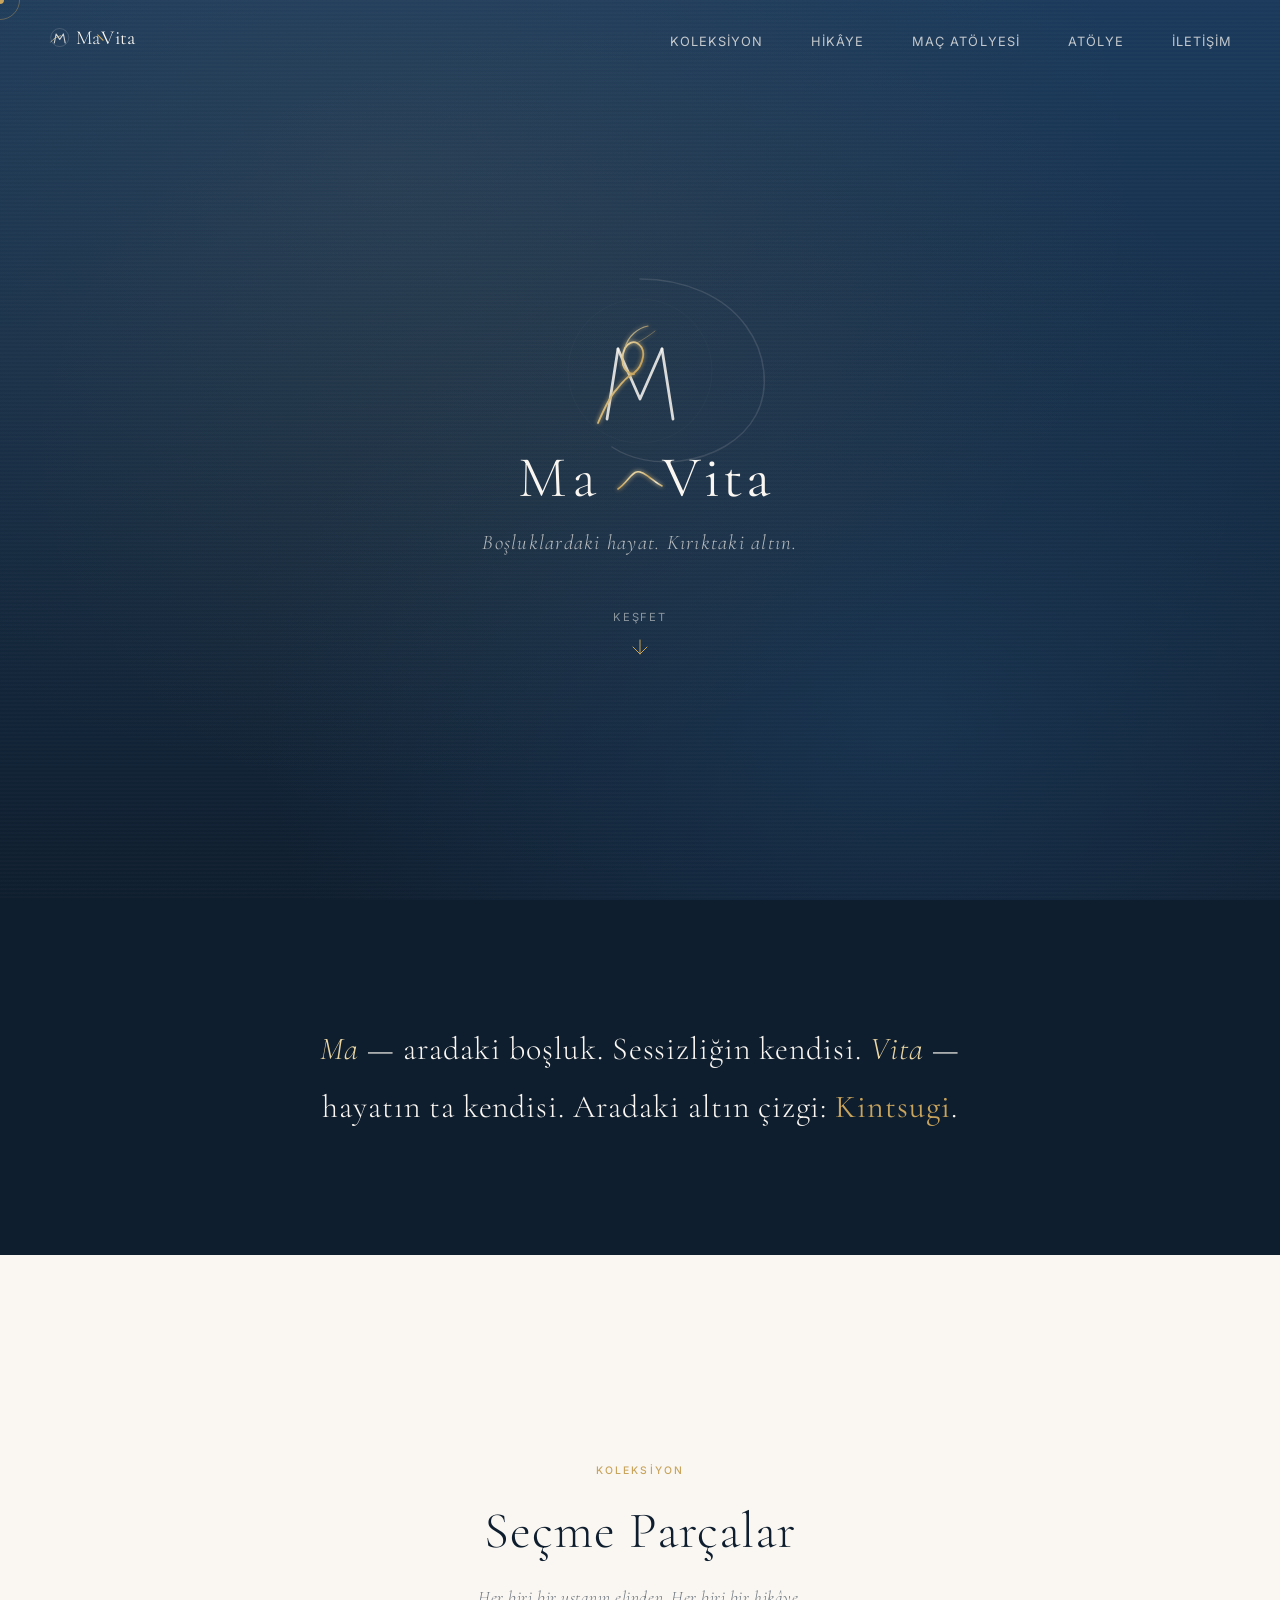
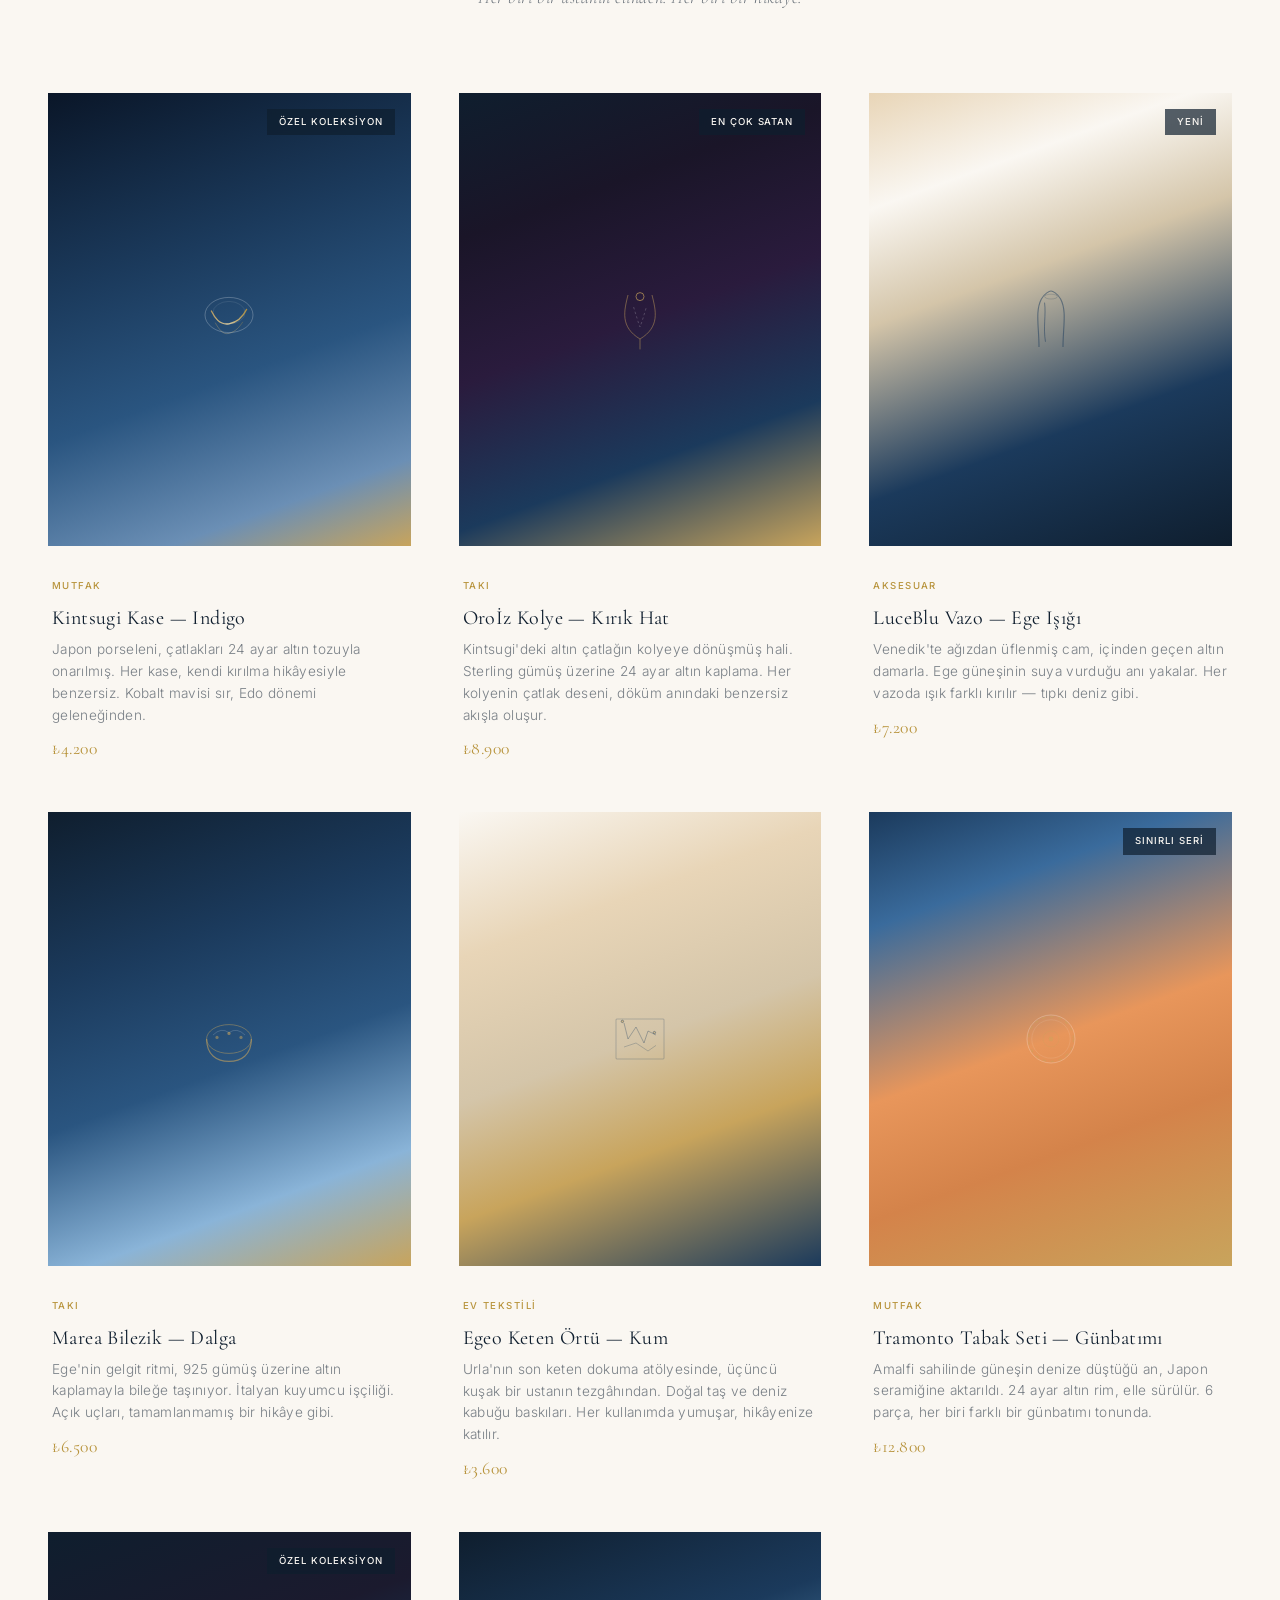
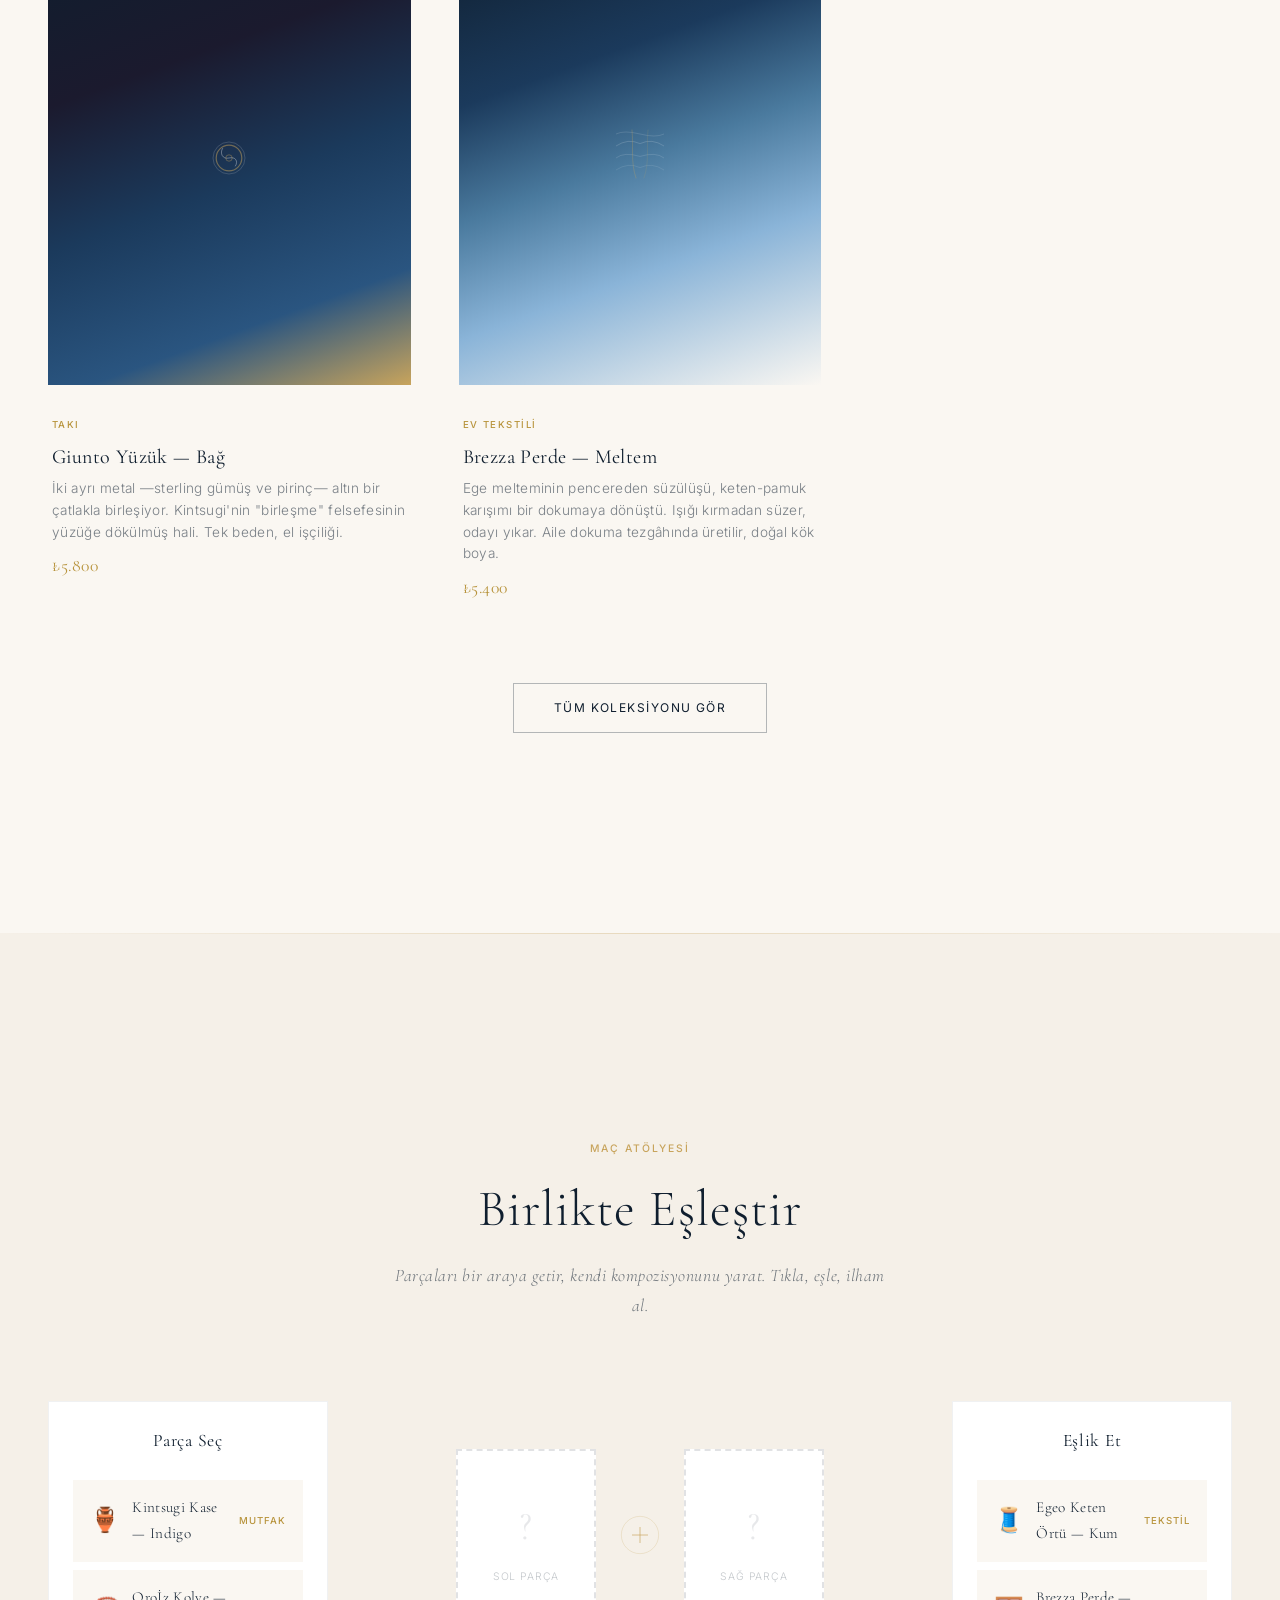
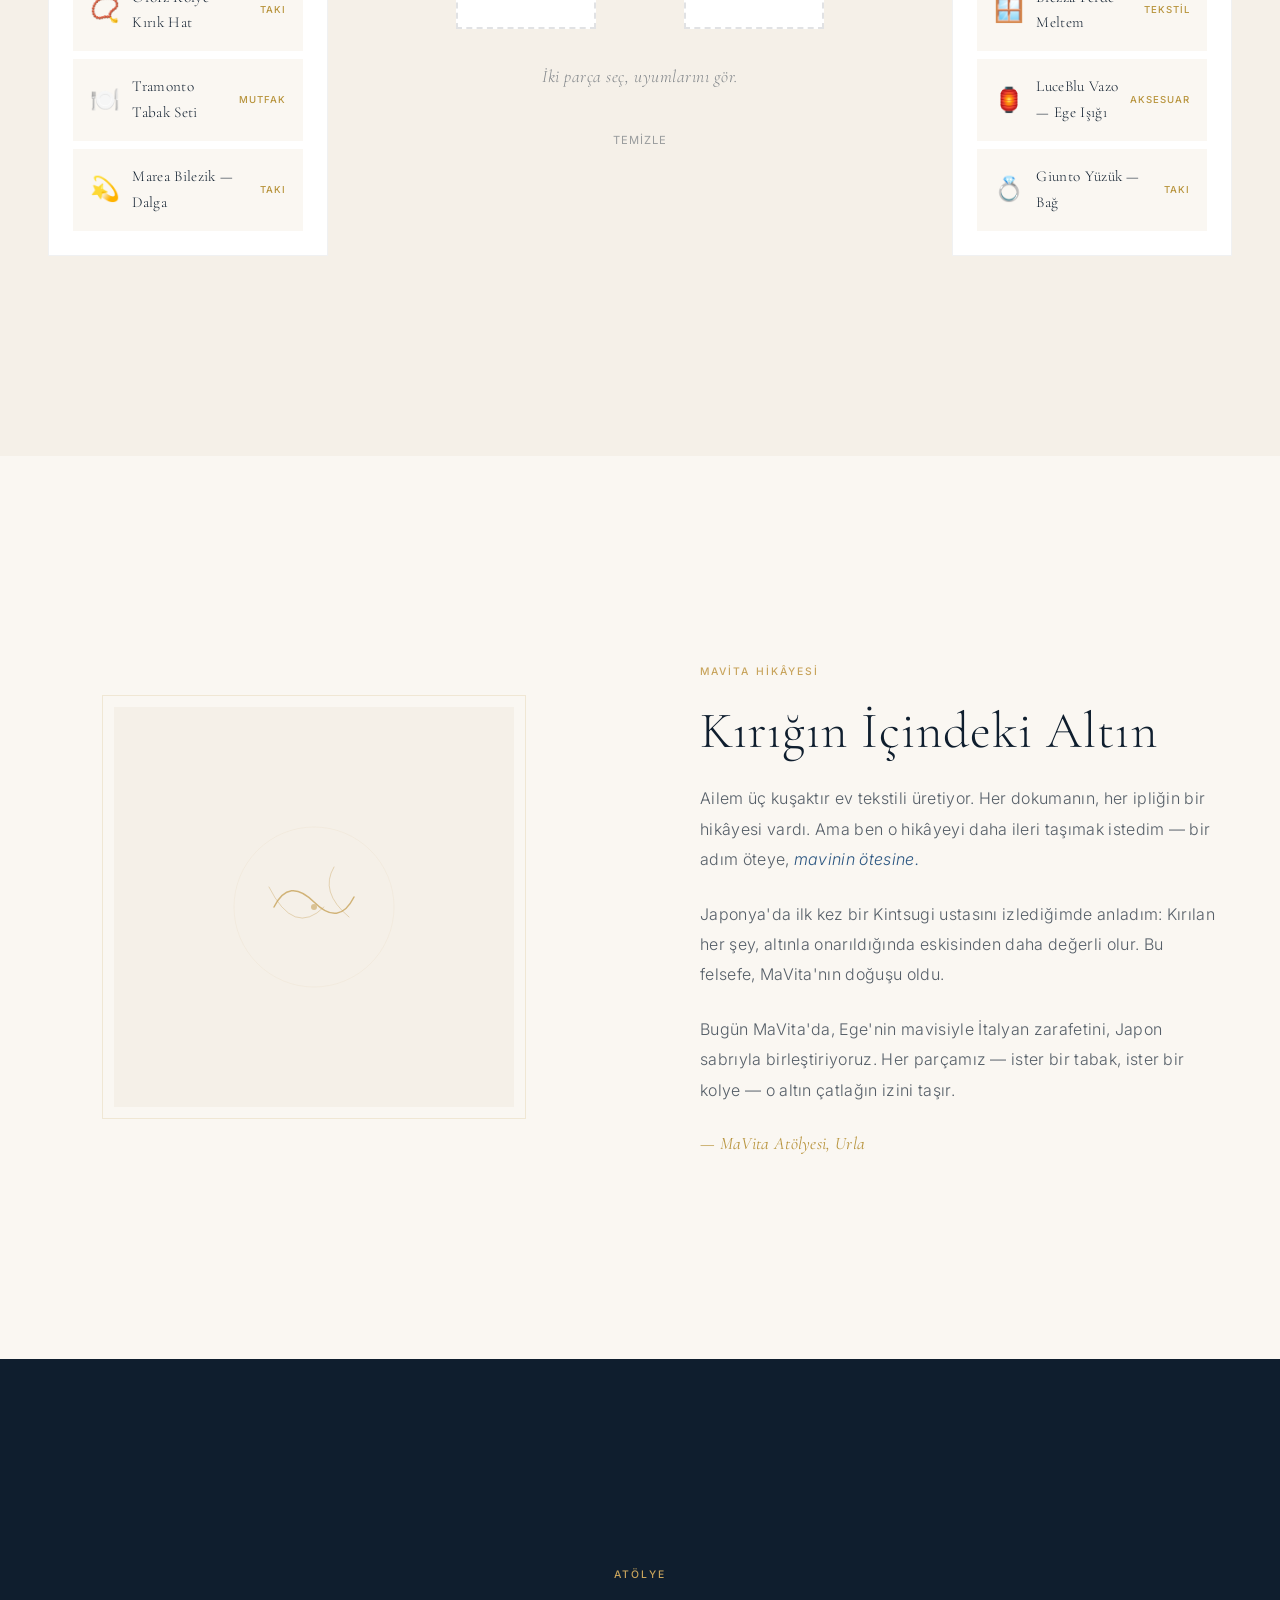
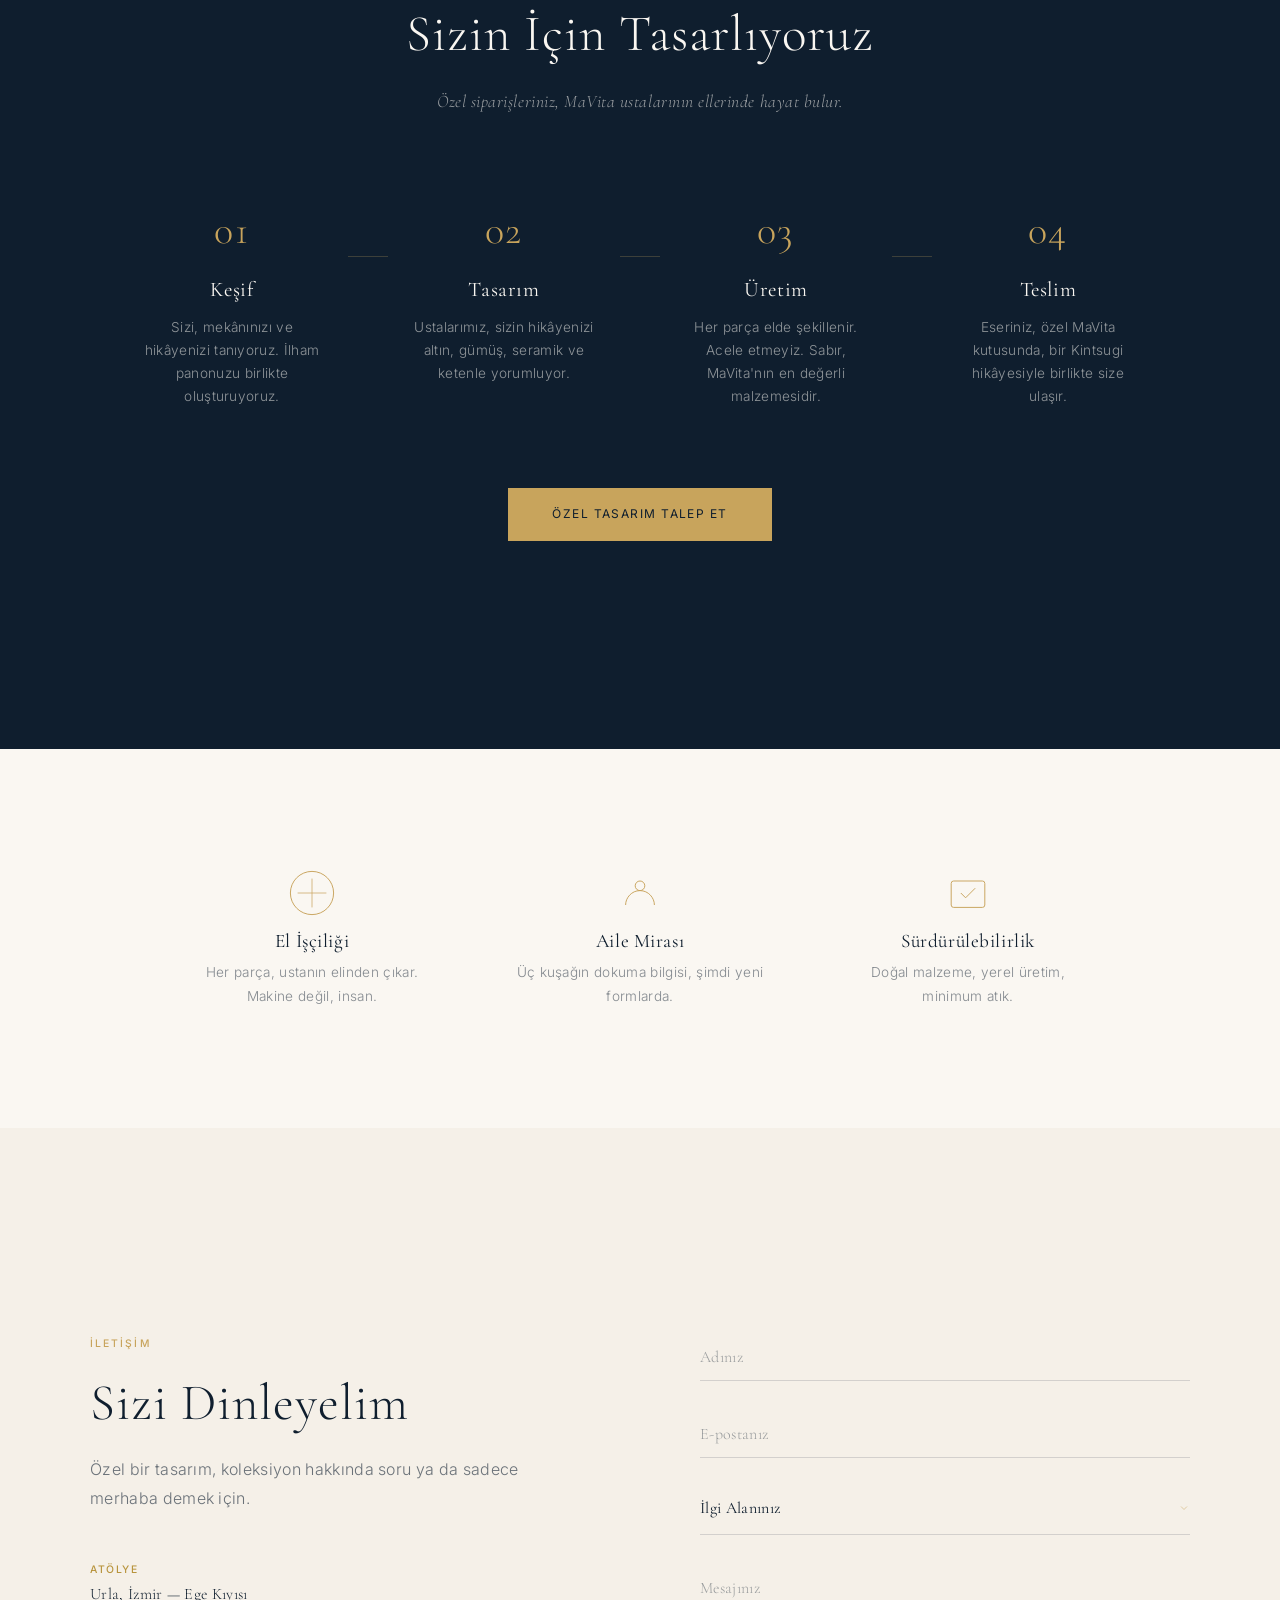
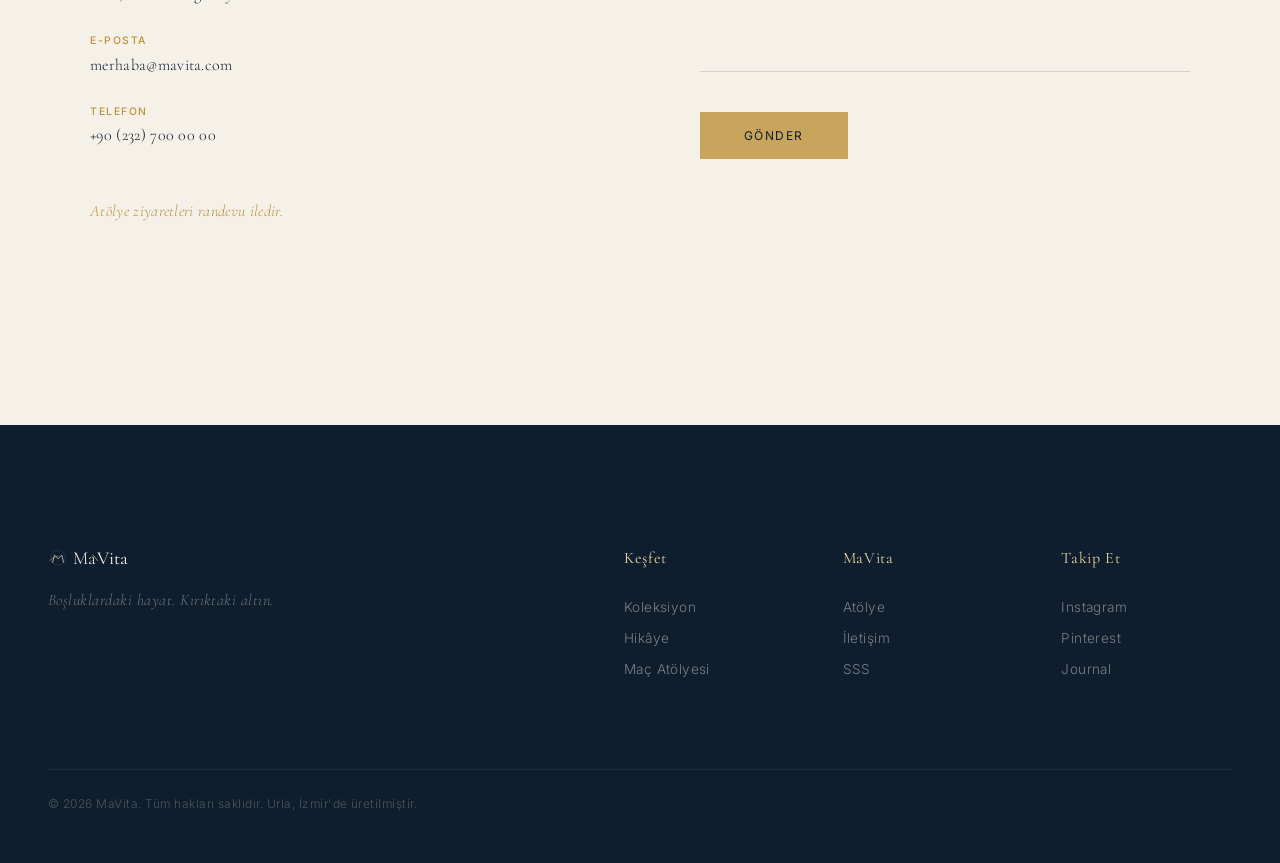
<file: ma-vita/index.html>
<!DOCTYPE html>
<html lang="tr">
<head>
    <meta charset="UTF-8">
    <meta name="viewport" content="width=device-width, initial-scale=1.0">
    <meta name="description" content="MaVita — Boşluklardaki hayat. Kintsugi felsefesiyle hayat bulan özel tasarım ev aksesuarları, mutfak ve takı koleksiyonu.">

    <title>MaVita | Kintsugi Koleksiyonu</title>

    <!-- Fonts -->
    <link rel="preconnect" href="https://fonts.googleapis.com">
    <link rel="preconnect" href="https://fonts.gstatic.com" crossorigin>
    <link href="https://fonts.googleapis.com/css2?family=Cormorant+Garamond:ital,wght@0,300;0,400;0,500;0,600;1,300;1,400&family=Inter:wght@200;300;400;500&display=swap" rel="stylesheet">

    <!-- Styles -->
    <link rel="stylesheet" href="css/style.css">

    <!-- Favicon -->
    <link rel="icon" type="image/svg+xml" href="assets/favicon.svg">
</head>
<body>

    <!-- Custom Cursor -->
    <div class="cursor"></div>
    <div class="cursor-follower"></div>

    <!-- Loading Screen -->
    <div class="loading-screen" id="loadingScreen">
        <div class="loading-logo">
            <svg viewBox="0 0 120 120" class="loading-svg">
                <defs>
                    <linearGradient id="loadGold" x1="0%" y1="0%" x2="100%" y2="100%">
                        <stop offset="0%" stop-color="#D4B86A"/>
                        <stop offset="50%" stop-color="#E8D5A3"/>
                        <stop offset="100%" stop-color="#B8943D"/>
                    </linearGradient>
                </defs>
                <!-- Monogram circle -->
                <circle cx="60" cy="60" r="42" fill="none" stroke="rgba(250,247,242,0.12)" stroke-width="0.8"/>
                <!-- M -->
                <path d="M38 80 L44 48 L60 68 L76 48 L82 80" fill="none" stroke="rgba(250,247,242,0.8)" stroke-width="2" stroke-linecap="round" stroke-linejoin="round" class="loading-m"/>
                <!-- Gold crack -->
                <path d="M24 72 C32 62 38 58 46 52 C52 48 56 44 58 38"
                      fill="none" stroke="url(#loadGold)" stroke-width="1.2" stroke-linecap="round"
                      class="loading-crack"/>
            </svg>
        </div>
    </div>

    <!-- Navigation -->
    <nav class="nav" id="navbar">
        <div class="nav-inner">
            <a href="#hero" class="nav-logo">
                <svg viewBox="0 0 155 30" class="nav-logo-svg" xmlns="http://www.w3.org/2000/svg">
                    <defs>
                        <linearGradient id="navGold" x1="0%" y1="0%" x2="100%" y2="100%">
                            <stop offset="0%" stop-color="#D4B86A"/>
                            <stop offset="50%" stop-color="#E8D5A3"/>
                            <stop offset="100%" stop-color="#B8943D"/>
                        </linearGradient>
                    </defs>
                    <!-- Mini monogram: circle + M -->
                    <circle cx="13" cy="15" r="10" fill="none" stroke="rgba(250,247,242,0.3)" stroke-width="0.6"/>
                    <path d="M7 21 L9 11 L13 17 L17 11 L19 21" fill="none" stroke="rgba(250,247,242,0.8)" stroke-width="1.2" stroke-linecap="round" stroke-linejoin="round"/>
                    <!-- Tiny gold crack -->
                    <path d="M3 20 C6 16 10 14 14 13" fill="none" stroke="url(#navGold)" stroke-width="0.7" stroke-linecap="round"/>
                    <!-- Wordmark -->
                    <text x="31" y="22" class="nav-logo-ma">Ma</text>
                    <line x1="55" y1="12" x2="61" y2="18" class="nav-logo-crack"/>
                    <text x="59" y="22" class="nav-logo-vita">Vita</text>
                </svg>
            </a>
            <div class="nav-links">
                <a href="#koleksiyon" class="nav-link">Koleksiyon</a>
                <a href="#hikaye" class="nav-link">Hikâye</a>
                <a href="#oyun" class="nav-link">Maç Atölyesi</a>
                <a href="#atelier" class="nav-link">Atölye</a>
                <a href="#iletisim" class="nav-link">İletişim</a>
            </div>
            <button class="nav-toggle" id="navToggle" aria-label="Menü">
                <span></span>
                <span></span>
            </button>
        </div>
    </nav>

    <!-- Mobile Menu -->
    <div class="mobile-menu" id="mobileMenu">
        <div class="mobile-menu-inner">
            <a href="#koleksiyon" class="mobile-link">Koleksiyon</a>
            <a href="#hikaye" class="mobile-link">Hikâye</a>
            <a href="#oyun" class="mobile-link">Maç Atölyesi</a>
            <a href="#atelier" class="mobile-link">Atölye</a>
            <a href="#iletisim" class="mobile-link">İletişim</a>
        </div>
    </div>

    <!-- ============ HERO ============ -->
    <section class="hero" id="hero">
        <div class="hero-bg">
            <div class="hero-gradient"></div>
            <div class="hero-texture"></div>
        </div>
        <div class="hero-content">
            <div class="hero-logo-wrap reveal">
                <!-- MAVITA ARTISTIC LOGO -->
                <svg viewBox="0 0 420 260" class="hero-logo" xmlns="http://www.w3.org/2000/svg">
                    <defs>
                        <!-- Gold gradients -->
                        <linearGradient id="goldMain" x1="0%" y1="0%" x2="100%" y2="100%">
                            <stop offset="0%" stop-color="#D4B86A"/>
                            <stop offset="25%" stop-color="#E8D5A3"/>
                            <stop offset="50%" stop-color="#C8A45C"/>
                            <stop offset="75%" stop-color="#F0E4C8"/>
                            <stop offset="100%" stop-color="#B8943D"/>
                        </linearGradient>
                        <linearGradient id="goldCrack" x1="0%" y1="0%" x2="100%" y2="100%">
                            <stop offset="0%" stop-color="#B8943D"/>
                            <stop offset="30%" stop-color="#E8D5A3"/>
                            <stop offset="60%" stop-color="#C8A45C"/>
                            <stop offset="100%" stop-color="#D4B86A"/>
                        </linearGradient>
                        <linearGradient id="goldVertical" x1="0%" y1="0%" x2="0%" y2="100%">
                            <stop offset="0%" stop-color="#E8D5A3"/>
                            <stop offset="50%" stop-color="#C8A45C"/>
                            <stop offset="100%" stop-color="#B8943D"/>
                        </linearGradient>
                        <!-- Glow filters -->
                        <filter id="goldGlow" x="-30%" y="-30%" width="160%" height="160%">
                            <feGaussianBlur stdDeviation="2" result="blur"/>
                            <feMerge>
                                <feMergeNode in="blur"/>
                                <feMergeNode in="SourceGraphic"/>
                            </feMerge>
                        </filter>
                        <filter id="softGlow" x="-50%" y="-50%" width="200%" height="200%">
                            <feGaussianBlur stdDeviation="4" result="blur"/>
                            <feMerge>
                                <feMergeNode in="blur"/>
                                <feMergeNode in="SourceGraphic"/>
                            </feMerge>
                        </filter>
                        <filter id="particleGlow" x="-100%" y="-100%" width="300%" height="300%">
                            <feGaussianBlur stdDeviation="1" result="blur"/>
                            <feMerge>
                                <feMergeNode in="blur"/>
                                <feMergeNode in="SourceGraphic"/>
                            </feMerge>
                        </filter>
                    </defs>

                    <!-- ═══ MONOGRAM: Enso Circle + M + Kintsugi Crack ═══ -->
                    <g class="monogram-group">
                        <!-- Outer enso circle — incomplete, brush-like -->
                        <path d="M210 38
                                 C256 38 295 56 316 85
                                 C336 112 340 148 326 174
                                 C312 200 283 216 250 220
                                 C225 223 200 218 182 206"
                              fill="none"
                              stroke="rgba(250,247,242,0.12)"
                              stroke-width="1.5"
                              stroke-linecap="round"
                              class="enso-circle"/>

                        <!-- Inner subtle ring -->
                        <circle cx="210" cy="130" r="72"
                                fill="none"
                                stroke="rgba(250,247,242,0.06)"
                                stroke-width="0.5"/>

                        <!-- The "M" Monogram — elegant diagonal strokes -->
                        <g class="monogram-m" fill="none" stroke="rgba(250,247,242,0.85)" stroke-width="2.8" stroke-linecap="round" stroke-linejoin="round">
                            <!-- Left stem -->
                            <path d="M177 178 L188 108"/>
                            <!-- Right stem -->
                            <path d="M243 178 L232 108"/>
                            <!-- Center V — the meeting point -->
                            <path d="M188 108 L210 158 L232 108"/>
                        </g>

                        <!-- The Kintsugi Crack — the gold repair line through the M -->
                        <g filter="url(#goldGlow)" class="crack-group">
                            <!-- Main crack — organic, hand-drawn feel -->
                            <path d="M168 182
                                     C174 168 180 155 187 148
                                     C193 140 198 135 204 132
                                     C209 128 212 122 213 116
                                     C214 110 212 105 207 102
                                     C203 100 198 102 195 107
                                     C193 111 192 118 193 124
                                     C195 130 199 133 204 133"
                                  fill="none"
                                  stroke="url(#goldCrack)"
                                  stroke-width="1.8"
                                  stroke-linecap="round"
                                  stroke-linejoin="round"
                                  class="crack-path-main"/>

                            <!-- Secondary crack branch -->
                            <path d="M195 107 C198 95 208 87 218 85"
                                  fill="none"
                                  stroke="url(#goldCrack)"
                                  stroke-width="1.2"
                                  stroke-linecap="round"
                                  stroke-linejoin="round"
                                  class="crack-path-branch"
                                  opacity="0.7"/>

                            <!-- Tiny branch -->
                            <path d="M207 102 C214 98 220 94 225 90"
                                  fill="none"
                                  stroke="url(#goldCrack)"
                                  stroke-width="0.8"
                                  stroke-linecap="round"
                                  class="crack-path-tiny"
                                  opacity="0.5"/>
                        </g>

                        <!-- Gold particles / dust around the crack -->
                        <g filter="url(#particleGlow)" class="gold-particles">
                            <circle cx="173" cy="175" r="1.2" fill="#E8D5A3" opacity="0.8"/>
                            <circle cx="183" cy="152" r="0.8" fill="#C8A45C" opacity="0.6"/>
                            <circle cx="200" cy="128" r="1.5" fill="#E8D5A3" opacity="0.7"/>
                            <circle cx="215" cy="112" r="0.9" fill="#D4B86A" opacity="0.6"/>
                            <circle cx="210" cy="100" r="1.1" fill="#E8D5A3" opacity="0.5"/>
                            <circle cx="220" cy="88" r="0.7" fill="#C8A45C" opacity="0.4"/>
                            <circle cx="193" cy="145" r="0.6" fill="#F0E4C8" opacity="0.7"/>
                            <circle cx="176" cy="185" r="0.8" fill="#E8D5A3" opacity="0.5"/>
                            <circle cx="205" cy="138" r="1.0" fill="#D4B86A" opacity="0.6"/>
                            <circle cx="226" cy="93" r="0.5" fill="#E8D5A3" opacity="0.4"/>
                        </g>
                    </g>

                    <!-- ═══ WORDMARK: Ma ——— Vita ═══ -->
                    <g class="wordmark-group">
                        <!-- Ma -->
                        <text x="88" y="255" class="hero-logo-ma">Ma</text>

                        <!-- Kintsugi bridge between Ma and Vita — the golden connection -->
                        <g filter="url(#goldGlow)" class="wordmark-crack">
                            <path d="M188 248
                                     C194 244 198 238 201 235
                                     C204 232 206 230 210 231
                                     C214 232 216 234 219 236
                                     C222 238 226 242 232 245"
                                  fill="none"
                                  stroke="url(#goldMain)"
                                  stroke-width="1.6"
                                  stroke-linecap="round"
                                  stroke-linejoin="round"
                                  class="crack-wordmark"/>
                        </g>

                        <!-- Vita -->
                        <text x="232" y="255" class="hero-logo-vita">Vita</text>
                    </g>
                </svg>
            </div>
            <p class="hero-tagline reveal delay-1">Boşluklardaki hayat. Kırıktaki altın.</p>
            <div class="hero-scroll reveal delay-2">
                <span>Keşfet</span>
                <svg width="24" height="24" viewBox="0 0 24 24" fill="none" class="scroll-icon">
                    <path d="M12 5v14M5 12l7 7 7-7" stroke="#C8A45C" stroke-width="1" stroke-linecap="round" stroke-linejoin="round"/>
                </svg>
            </div>
        </div>
    </section>

    <!-- ============ FELSEFE ŞERİDİ ============ -->
    <section class="philosophy-strip">
        <div class="philosophy-inner">
            <p class="philosophy-text reveal">
                <span class="italic">Ma</span> — aradaki boşluk. Sessizliğin kendisi.
                <span class="italic">Vita</span> — hayatın ta kendisi.
                Aradaki altın çizgi: <span class="gold">Kintsugi</span>.
            </p>
        </div>
    </section>

    <!-- ============ KOLEKSİYON ============ -->
    <section class="collection" id="koleksiyon">
        <div class="section-header reveal">
            <span class="section-tag">Koleksiyon</span>
            <h2 class="section-title">Seçme Parçalar</h2>
            <p class="section-desc">Her biri bir ustanın elinden. Her biri bir hikâye.</p>
        </div>

        <div class="collection-grid">
            <!-- Ürün 1 — Kintsugi Kase Indigo -->
            <article class="product-card reveal" data-category="mutfak">
                <div class="product-image">
                    <div class="product-placeholder" style="background: linear-gradient(160deg, #0A1628 0%, #1B3A5C 35%, #2A5580 60%, #6B8FB5 85%, #C8A45C 100%);">
                        <div class="product-icon">
                            <svg viewBox="0 0 100 100" fill="none">
                                <ellipse cx="50" cy="45" rx="30" ry="22" stroke="rgba(255,255,255,.25)" stroke-width="1.2"/>
                                <ellipse cx="50" cy="42" rx="20" ry="14" stroke="rgba(255,255,255,.15)" stroke-width="0.8"/>
                                <path d="M28 40 C32 48 38 58 50 56 C62 54 68 46 72 38"
                                      fill="none" stroke="url(#productGold1)" stroke-width="1.6" stroke-linecap="round" opacity="0.9"/>
                                <path d="M33 55 C37 62 42 70 50 68 C58 66 63 60 67 54"
                                      fill="none" stroke="url(#productGold1)" stroke-width="0.8" stroke-linecap="round" opacity="0.5"/>
                                <defs>
                                    <linearGradient id="productGold1" x1="0%" y1="0%" x2="100%" y2="0%">
                                        <stop offset="0%" stop-color="#C8A45C"/><stop offset="50%" stop-color="#E8D5A3"/><stop offset="100%" stop-color="#B8943D"/>
                                    </linearGradient>
                                </defs>
                            </svg>
                        </div>
                    </div>
                    <div class="product-overlay">
                        <span class="product-view">İncele</span>
                    </div>
                    <span class="product-badge">Özel Koleksiyon</span>
                </div>
                <div class="product-info">
                    <span class="product-category">Mutfak</span>
                    <h3 class="product-name">Kintsugi Kase — Indigo</h3>
                    <p class="product-desc">Japon porseleni, çatlakları 24 ayar altın tozuyla onarılmış. Her kase, kendi kırılma hikâyesiyle benzersiz. Kobalt mavisi sır, Edo dönemi geleneğinden.</p>
                    <span class="product-price">₺4.200</span>
                </div>
            </article>

            <!-- Ürün 2 — Oroİz Kolye -->
            <article class="product-card reveal" data-category="takı">
                <div class="product-image">
                    <div class="product-placeholder" style="background: linear-gradient(160deg, #0F1E2E 0%, #1A1528 25%, #2A1B3D 50%, #1B3A5C 75%, #C8A45C 100%);">
                        <div class="product-icon">
                            <svg viewBox="0 0 100 100" fill="none">
                                <path d="M35 20 C30 40 25 60 50 75 C75 60 70 40 65 20"
                                      stroke="rgba(200,164,92,.5)" stroke-width="1.2" fill="none"/>
                                <path d="M50 75 L50 88" stroke="rgba(200,164,92,.6)" stroke-width="1"/>
                                <circle cx="50" cy="22" r="5" fill="none" stroke="rgba(200,164,92,.7)" stroke-width="1.2"/>
                                <path d="M42 35 C45 45 48 55 50 60 C52 55 55 45 58 35"
                                      fill="none" stroke="rgba(255,255,255,.3)" stroke-width="0.8" stroke-dasharray="3 3"/>
                            </svg>
                        </div>
                    </div>
                    <div class="product-overlay">
                        <span class="product-view">İncele</span>
                    </div>
                    <span class="product-badge">En Çok Satan</span>
                </div>
                <div class="product-info">
                    <span class="product-category">Takı</span>
                    <h3 class="product-name">Oroİz Kolye — Kırık Hat</h3>
                    <p class="product-desc">Kintsugi'deki altın çatlağın kolyeye dönüşmüş hali. Sterling gümüş üzerine 24 ayar altın kaplama. Her kolyenin çatlak deseni, döküm anındaki benzersiz akışla oluşur.</p>
                    <span class="product-price">₺8.900</span>
                </div>
            </article>

            <!-- Ürün 3 — LuceBlu Vazo -->
            <article class="product-card reveal" data-category="aksesuar">
                <div class="product-image">
                    <div class="product-placeholder" style="background: linear-gradient(160deg, #E8D5B7 0%, #FAF7F2 20%, #D4C5A9 40%, #1B3A5C 70%, #0F1E2E 100%);">
                        <div class="product-icon dark-icon">
                            <svg viewBox="0 0 100 100" fill="none">
                                <path d="M35 85 C35 60 30 40 38 25 C42 18 48 15 50 15 C52 15 58 18 62 25 C70 40 65 60 65 85"
                                      stroke="rgba(27,58,92,.5)" stroke-width="1.4" fill="none"/>
                                <path d="M42 30 C44 45 40 60 43 78" stroke="rgba(200,164,92,.55)" stroke-width="1.2" fill="none" stroke-linecap="round"/>
                                <ellipse cx="50" cy="22" rx="8" ry="3" stroke="rgba(27,58,92,.3)" stroke-width="0.8" fill="none"/>
                            </svg>
                        </div>
                    </div>
                    <div class="product-overlay">
                        <span class="product-view">İncele</span>
                    </div>
                    <span class="product-badge">Yeni</span>
                </div>
                <div class="product-info">
                    <span class="product-category">Aksesuar</span>
                    <h3 class="product-name">LuceBlu Vazo — Ege Işığı</h3>
                    <p class="product-desc">Venedik'te ağızdan üflenmiş cam, içinden geçen altın damarla. Ege güneşinin suya vurduğu anı yakalar. Her vazoda ışık farklı kırılır — tıpkı deniz gibi.</p>
                    <span class="product-price">₺7.200</span>
                </div>
            </article>

            <!-- Ürün 4 — Marea Bilezik -->
            <article class="product-card reveal" data-category="takı">
                <div class="product-image">
                    <div class="product-placeholder" style="background: linear-gradient(160deg, #0F1E2E 0%, #1B3A5C 30%, #2A5580 55%, #8AB4D8 80%, #C8A45C 100%);">
                        <div class="product-icon">
                            <svg viewBox="0 0 100 100" fill="none">
                                <ellipse cx="50" cy="50" rx="28" ry="18" stroke="rgba(200,164,92,.45)" stroke-width="1.2"/>
                                <path d="M22 50 C22 70 35 78 50 78 C65 78 78 70 78 50"
                                      stroke="rgba(200,164,92,.6)" stroke-width="1.5" fill="none"/>
                                <path d="M30 45 Q40 35 50 42 Q60 35 70 45"
                                      stroke="rgba(255,255,255,.25)" stroke-width="0.8" fill="none"/>
                                <circle cx="35" cy="48" r="2" fill="rgba(200,164,92,.5)"/>
                                <circle cx="50" cy="43" r="2" fill="rgba(200,164,92,.6)"/>
                                <circle cx="65" cy="48" r="2" fill="rgba(200,164,92,.5)"/>
                            </svg>
                        </div>
                    </div>
                    <div class="product-overlay">
                        <span class="product-view">İncele</span>
                    </div>
                </div>
                <div class="product-info">
                    <span class="product-category">Takı</span>
                    <h3 class="product-name">Marea Bilezik — Dalga</h3>
                    <p class="product-desc">Ege'nin gelgit ritmi, 925 gümüş üzerine altın kaplamayla bileğe taşınıyor. İtalyan kuyumcu işçiliği. Açık uçları, tamamlanmamış bir hikâye gibi.</p>
                    <span class="product-price">₺6.500</span>
                </div>
            </article>

            <!-- Ürün 5 — Egeo Keten Örtü -->
            <article class="product-card reveal" data-category="tekstil">
                <div class="product-image">
                    <div class="product-placeholder" style="background: linear-gradient(160deg, #FAF7F2 0%, #E8D5B7 25%, #D4C5A9 50%, #C8A45C 70%, #1B3A5C 100%);">
                        <div class="product-icon dark-icon">
                            <svg viewBox="0 0 100 100" fill="none">
                                <rect x="20" y="25" width="60" height="50" rx="1" stroke="rgba(27,58,92,.3)" stroke-width="1"/>
                                <path d="M30 30 L35 50 L45 35 L55 55 L60 40 L70 45" stroke="rgba(200,164,92,.4)" stroke-width="0.8" fill="none"/>
                                <path d="M30 60 L45 55 L60 65 L70 58" stroke="rgba(27,58,92,.2)" stroke-width="0.6" fill="none"/>
                                <circle cx="28" cy="28" r="1.5" fill="rgba(200,164,92,.5)"/>
                                <circle cx="68" cy="42" r="1.5" fill="rgba(200,164,92,.4)"/>
                            </svg>
                        </div>
                    </div>
                    <div class="product-overlay">
                        <span class="product-view">İncele</span>
                    </div>
                </div>
                <div class="product-info">
                    <span class="product-category">Ev Tekstili</span>
                    <h3 class="product-name">Egeo Keten Örtü — Kum</h3>
                    <p class="product-desc">Urla'nın son keten dokuma atölyesinde, üçüncü kuşak bir ustanın tezgâhından. Doğal taş ve deniz kabuğu baskıları. Her kullanımda yumuşar, hikâyenize katılır.</p>
                    <span class="product-price">₺3.600</span>
                </div>
            </article>

            <!-- Ürün 6 — Tramonto Tabak -->
            <article class="product-card reveal" data-category="mutfak">
                <div class="product-image">
                    <div class="product-placeholder" style="background: linear-gradient(160deg, #1B3A5C 0%, #3A6B9C 20%, #E8965B 50%, #D4834A 70%, #C8A45C 100%);">
                        <div class="product-icon">
                            <svg viewBox="0 0 100 100" fill="none">
                                <circle cx="50" cy="50" r="30" stroke="rgba(255,255,255,.25)" stroke-width="1.2"/>
                                <circle cx="50" cy="50" r="24" stroke="rgba(255,255,255,.15)" stroke-width="0.8"/>
                                <circle cx="50" cy="50" r="28" stroke="rgba(200,164,92,.5)" stroke-width="1.5" stroke-dasharray="4 6"/>
                                <circle cx="50" cy="50" r="10" fill="none" stroke="rgba(200,164,92,.35)" stroke-width="0.8"/>
                                <circle cx="50" cy="50" r="3" fill="rgba(200,164,92,.4)"/>
                            </svg>
                        </div>
                    </div>
                    <div class="product-overlay">
                        <span class="product-view">İncele</span>
                    </div>
                    <span class="product-badge">Sınırlı Seri</span>
                </div>
                <div class="product-info">
                    <span class="product-category">Mutfak</span>
                    <h3 class="product-name">Tramonto Tabak Seti — Günbatımı</h3>
                    <p class="product-desc">Amalfi sahilinde güneşin denize düştüğü an, Japon seramiğine aktarıldı. 24 ayar altın rim, elle sürülür. 6 parça, her biri farklı bir günbatımı tonunda.</p>
                    <span class="product-price">₺12.800</span>
                </div>
            </article>

            <!-- Ürün 7 — Giunto Yüzük -->
            <article class="product-card reveal" data-category="takı">
                <div class="product-image">
                    <div class="product-placeholder" style="background: linear-gradient(160deg, #0F1E2E 0%, #1B1A2E 30%, #1B3A5C 55%, #2A5580 80%, #C8A45C 100%);">
                        <div class="product-icon">
                            <svg viewBox="0 0 100 100" fill="none">
                                <circle cx="50" cy="50" r="20" stroke="rgba(255,255,255,.2)" stroke-width="1"/>
                                <circle cx="50" cy="50" r="16" stroke="rgba(200,164,92,.5)" stroke-width="1.5"/>
                                <path d="M42 38 C38 44 42 52 50 50 C58 48 62 54 58 60"
                                      stroke="rgba(255,255,255,.35)" stroke-width="1.2" fill="none" stroke-linecap="round"/>
                                <circle cx="50" cy="50" r="4" fill="none" stroke="rgba(200,164,92,.6)" stroke-width="0.8"/>
                            </svg>
                        </div>
                    </div>
                    <div class="product-overlay">
                        <span class="product-view">İncele</span>
                    </div>
                    <span class="product-badge">Özel Koleksiyon</span>
                </div>
                <div class="product-info">
                    <span class="product-category">Takı</span>
                    <h3 class="product-name">Giunto Yüzük — Bağ</h3>
                    <p class="product-desc">İki ayrı metal —sterling gümüş ve pirinç— altın bir çatlakla birleşiyor. Kintsugi'nin "birleşme" felsefesinin yüzüğe dökülmüş hali. Tek beden, el işçiliği.</p>
                    <span class="product-price">₺5.800</span>
                </div>
            </article>

            <!-- Ürün 8 — Brezza Perde -->
            <article class="product-card reveal" data-category="tekstil">
                <div class="product-image">
                    <div class="product-placeholder" style="background: linear-gradient(160deg, #0F1E2E 0%, #1B3A5C 30%, #4A7A9E 50%, #8AB4D8 70%, #FAF7F2 100%);">
                        <div class="product-icon">
                            <svg viewBox="0 0 100 100" fill="none">
                                <path d="M20 20 Q30 15 50 20 Q70 25 80 20" stroke="rgba(255,255,255,.2)" stroke-width="0.8" fill="none"/>
                                <path d="M20 35 Q35 25 50 32 Q65 25 80 35" stroke="rgba(255,255,255,.25)" stroke-width="0.8" fill="none"/>
                                <path d="M20 50 Q30 42 50 48 Q70 42 80 50" stroke="rgba(255,255,255,.2)" stroke-width="0.8" fill="none"/>
                                <path d="M20 65 Q35 55 50 62 Q65 55 80 65" stroke="rgba(255,255,255,.15)" stroke-width="0.8" fill="none"/>
                                <path d="M40 15 C42 35 38 55 45 75" stroke="rgba(200,164,92,.35)" stroke-width="1" fill="none" stroke-linecap="round"/>
                                <path d="M60 15 C58 35 62 55 55 75" stroke="rgba(200,164,92,.25)" stroke-width="0.7" fill="none" stroke-linecap="round"/>
                            </svg>
                        </div>
                    </div>
                    <div class="product-overlay">
                        <span class="product-view">İncele</span>
                    </div>
                </div>
                <div class="product-info">
                    <span class="product-category">Ev Tekstili</span>
                    <h3 class="product-name">Brezza Perde — Meltem</h3>
                    <p class="product-desc">Ege melteminin pencereden süzülüşü, keten-pamuk karışımı bir dokumaya dönüştü. Işığı kırmadan süzer, odayı yıkar. Aile dokuma tezgâhında üretilir, doğal kök boya.</p>
                    <span class="product-price">₺5.400</span>
                </div>
            </article>
        </div>

        <div class="collection-cta reveal">
            <a href="#" class="btn-outline">Tüm Koleksiyonu Gör</a>
        </div>
    </section>

    <!-- ============ MAÇ ATÖLYESİ (OYUN) ============ -->
    <section class="match-game" id="oyun">
        <div class="section-header reveal">
            <span class="section-tag">Maç Atölyesi</span>
            <h2 class="section-title">Birlikte Eşleştir</h2>
            <p class="section-desc">Parçaları bir araya getir, kendi kompozisyonunu yarat. Tıkla, eşle, ilham al.</p>
        </div>

        <div class="match-container">
            <div class="match-panel match-left" id="matchLeft">
                <h3 class="match-panel-title">Parça Seç</h3>
                <div class="match-items">
                    <div class="match-item" data-match="1" data-name="Indigo Kase">
                        <span class="match-emoji">🏺</span>
                        <span class="match-label">Kintsugi Kase — Indigo</span>
                        <span class="match-cat">Mutfak</span>
                    </div>
                    <div class="match-item" data-match="2" data-name="Kırık Hat Kolye">
                        <span class="match-emoji">📿</span>
                        <span class="match-label">Oroİz Kolye — Kırık Hat</span>
                        <span class="match-cat">Takı</span>
                    </div>
                    <div class="match-item" data-match="3" data-name="Günbatımı Tabak">
                        <span class="match-emoji">🍽️</span>
                        <span class="match-label">Tramonto Tabak Seti</span>
                        <span class="match-cat">Mutfak</span>
                    </div>
                    <div class="match-item" data-match="4" data-name="Dalga Bilezik">
                        <span class="match-emoji">💫</span>
                        <span class="match-label">Marea Bilezik — Dalga</span>
                        <span class="match-cat">Takı</span>
                    </div>
                </div>
            </div>

            <div class="match-canvas" id="matchCanvas">
                <div class="match-canvas-inner">
                    <div class="match-slot slot-left" id="slotLeft">
                        <span class="slot-placeholder">?</span>
                        <span class="slot-hint">Sol parça</span>
                    </div>
                    <div class="match-connector">
                        <svg viewBox="0 0 60 60" class="match-plus">
                            <circle cx="30" cy="30" r="28" fill="none" stroke="#C8A45C" stroke-width="0.8" opacity="0.4"/>
                            <line x1="18" y1="30" x2="42" y2="30" stroke="#C8A45C" stroke-width="1"/>
                            <line x1="30" y1="18" x2="30" y2="42" stroke="#C8A45C" stroke-width="1"/>
                        </svg>
                    </div>
                    <div class="match-slot slot-right" id="slotRight">
                        <span class="slot-placeholder">?</span>
                        <span class="slot-hint">Sağ parça</span>
                    </div>
                </div>
                <div class="match-result" id="matchResult">
                    <p class="match-result-text">İki parça seç, uyumlarını gör.</p>
                </div>
                <button class="btn-reset" id="matchReset">Temizle</button>
            </div>

            <div class="match-panel match-right" id="matchRight">
                <h3 class="match-panel-title">Eşlik Et</h3>
                <div class="match-items">
                    <div class="match-item" data-match="5" data-name="Kum Keten Örtü">
                        <span class="match-emoji">🧵</span>
                        <span class="match-label">Egeo Keten Örtü — Kum</span>
                        <span class="match-cat">Tekstil</span>
                    </div>
                    <div class="match-item" data-match="6" data-name="Meltem Perde">
                        <span class="match-emoji">🪟</span>
                        <span class="match-label">Brezza Perde — Meltem</span>
                        <span class="match-cat">Tekstil</span>
                    </div>
                    <div class="match-item" data-match="7" data-name="LuceBlu Vazo">
                        <span class="match-emoji">🏮</span>
                        <span class="match-label">LuceBlu Vazo — Ege Işığı</span>
                        <span class="match-cat">Aksesuar</span>
                    </div>
                    <div class="match-item" data-match="8" data-name="Giunto Yüzük">
                        <span class="match-emoji">💍</span>
                        <span class="match-label">Giunto Yüzük — Bağ</span>
                        <span class="match-cat">Takı</span>
                    </div>
                </div>
            </div>
        </div>
    </section>

    <!-- ============ HİKAYE ============ -->
    <section class="story" id="hikaye">
        <div class="story-grid">
            <div class="story-visual reveal">
                <div class="story-image">
                    <div class="story-placeholder">
                        <div class="story-kintsugi">
                            <svg viewBox="0 0 200 200" class="story-svg">
                                <circle cx="100" cy="100" r="80" fill="none" stroke="rgba(200,164,92,.15)" stroke-width="0.5"/>
                                <path d="M60 100 Q75 70 100 95 T140 90" fill="none" stroke="#C8A45C" stroke-width="1.5" stroke-linecap="round" opacity="0.8"/>
                                <path d="M55 80 Q80 130 110 100" fill="none" stroke="#C8A45C" stroke-width="0.8" stroke-linecap="round" opacity="0.5"/>
                                <path d="M120 60 Q105 85 135 110" fill="none" stroke="#C8A45C" stroke-width="0.8" stroke-linecap="round" opacity="0.5"/>
                                <circle cx="100" cy="100" r="3" fill="#C8A45C" opacity="0.6"/>
                            </svg>
                        </div>
                    </div>
                </div>
            </div>
            <div class="story-content">
                <div class="story-text reveal">
                    <span class="section-tag">MaVita Hikâyesi</span>
                    <h2 class="section-title">Kırığın İçindeki Altın</h2>
                    <p class="story-para">Ailem üç kuşaktır ev tekstili üretiyor. Her dokumanın, her ipliğin bir hikâyesi vardı. Ama ben o hikâyeyi daha ileri taşımak istedim — bir adım öteye, <em>mavinin ötesine.</em></p>
                    <p class="story-para">Japonya'da ilk kez bir Kintsugi ustasını izlediğimde anladım: Kırılan her şey, altınla onarıldığında eskisinden daha değerli olur. Bu felsefe, MaVita'nın doğuşu oldu.</p>
                    <p class="story-para">Bugün MaVita'da, Ege'nin mavisiyle İtalyan zarafetini, Japon sabrıyla birleştiriyoruz. Her parçamız — ister bir tabak, ister bir kolye — o altın çatlağın izini taşır.</p>
                    <p class="story-signature gold">— MaVita Atölyesi, Urla</p>
                </div>
            </div>
        </div>
    </section>

    <!-- ============ ATÖLYE ============ -->
    <section class="atelier" id="atelier">
        <div class="section-header reveal">
            <span class="section-tag">Atölye</span>
            <h2 class="section-title">Sizin İçin Tasarlıyoruz</h2>
            <p class="section-desc">Özel siparişleriniz, MaVita ustalarının ellerinde hayat bulur.</p>
        </div>

        <div class="atelier-steps">
            <div class="step reveal">
                <div class="step-number">01</div>
                <h3 class="step-title">Keşif</h3>
                <p class="step-desc">Sizi, mekânınızı ve hikâyenizi tanıyoruz. İlham panonuzu birlikte oluşturuyoruz.</p>
            </div>
            <div class="step-divider"></div>
            <div class="step reveal delay-1">
                <div class="step-number">02</div>
                <h3 class="step-title">Tasarım</h3>
                <p class="step-desc">Ustalarımız, sizin hikâyenizi altın, gümüş, seramik ve ketenle yorumluyor.</p>
            </div>
            <div class="step-divider"></div>
            <div class="step reveal delay-2">
                <div class="step-number">03</div>
                <h3 class="step-title">Üretim</h3>
                <p class="step-desc">Her parça elde şekillenir. Acele etmeyiz. Sabır, MaVita'nın en değerli malzemesidir.</p>
            </div>
            <div class="step-divider"></div>
            <div class="step reveal delay-3">
                <div class="step-number">04</div>
                <h3 class="step-title">Teslim</h3>
                <p class="step-desc">Eseriniz, özel MaVita kutusunda, bir Kintsugi hikâyesiyle birlikte size ulaşır.</p>
            </div>
        </div>

        <div class="atelier-cta reveal">
            <a href="#iletisim" class="btn-gold">Özel Tasarım Talep Et</a>
        </div>
    </section>

    <!-- ============ DEĞERLER ============ -->
    <section class="values">
        <div class="values-grid">
            <div class="value-item reveal">
                <div class="value-icon">
                    <svg viewBox="0 0 40 40"><circle cx="20" cy="20" r="18" fill="none" stroke="#C8A45C" stroke-width="0.8"/><path d="M20 8v24M8 20h24" stroke="#C8A45C" stroke-width="0.6"/></svg>
                </div>
                <h4>El İşçiliği</h4>
                <p>Her parça, ustanın elinden çıkar. Makine değil, insan.</p>
            </div>
            <div class="value-item reveal delay-1">
                <div class="value-icon">
                    <svg viewBox="0 0 40 40"><path d="M8 30c0-6 5-12 12-12s12 6 12 12" stroke="#C8A45C" stroke-width="0.8" fill="none"/><circle cx="20" cy="14" r="4" stroke="#C8A45C" stroke-width="0.8" fill="none"/></svg>
                </div>
                <h4>Aile Mirası</h4>
                <p>Üç kuşağın dokuma bilgisi, şimdi yeni formlarda.</p>
            </div>
            <div class="value-item reveal delay-2">
                <div class="value-icon">
                    <svg viewBox="0 0 40 40"><rect x="6" y="10" width="28" height="22" rx="2" stroke="#C8A45C" stroke-width="0.8" fill="none"/><path d="M14 20l4 4 8-8" stroke="#C8A45C" stroke-width="0.8" fill="none"/></svg>
                </div>
                <h4>Sürdürülebilirlik</h4>
                <p>Doğal malzeme, yerel üretim, minimum atık.</p>
            </div>
        </div>
    </section>

    <!-- ============ İLETİŞİM ============ -->
    <section class="contact" id="iletisim">
        <div class="contact-grid">
            <div class="contact-info reveal">
                <span class="section-tag">İletişim</span>
                <h2 class="section-title">Sizi Dinleyelim</h2>
                <p class="contact-desc">Özel bir tasarım, koleksiyon hakkında soru ya da sadece merhaba demek için.</p>
                <div class="contact-details">
                    <div class="contact-detail">
                        <span class="detail-label">Atölye</span>
                        <span>Urla, İzmir — Ege Kıyısı</span>
                    </div>
                    <div class="contact-detail">
                        <span class="detail-label">E-Posta</span>
                        <span>merhaba@mavita.com</span>
                    </div>
                    <div class="contact-detail">
                        <span class="detail-label">Telefon</span>
                        <span>+90 (232) 700 00 00</span>
                    </div>
                </div>
                <p class="contact-note gold">Atölye ziyaretleri randevu iledir.</p>
            </div>
            <div class="contact-form-wrap reveal delay-1">
                <form class="contact-form" id="contactForm">
                    <div class="form-group">
                        <input type="text" id="name" required placeholder="Adınız">
                        <label for="name">Adınız</label>
                    </div>
                    <div class="form-group">
                        <input type="email" id="email" required placeholder="E-postanız">
                        <label for="email">E-postanız</label>
                    </div>
                    <div class="form-group">
                        <select id="interest">
                            <option value="">İlgi Alanınız</option>
                            <option value="takı">Özel Tasarım Takı</option>
                            <option value="mutfak">Mutfak Koleksiyonu</option>
                            <option value="tekstil">Ev Tekstili</option>
                            <option value="ozel">Kişiye Özel Sipariş</option>
                            <option value="diger">Diğer</option>
                        </select>
                    </div>
                    <div class="form-group">
                        <textarea id="message" rows="4" required placeholder="Mesajınız"></textarea>
                        <label for="message">Mesajınız</label>
                    </div>
                    <button type="submit" class="btn-gold btn-submit">Gönder</button>
                </form>
            </div>
        </div>
    </section>

    <!-- ============ FOOTER ============ -->
    <footer class="footer">
        <div class="footer-inner">
            <div class="footer-brand">
                <svg viewBox="0 0 120 28" class="footer-logo-svg">
                    <defs>
                        <linearGradient id="ftGold" x1="0%" y1="0%" x2="100%" y2="100%">
                            <stop offset="0%" stop-color="#D4B86A"/><stop offset="100%" stop-color="#B8943D"/>
                        </linearGradient>
                    </defs>
                    <!-- Mini monogram -->
                    <circle cx="11" cy="14" r="8" fill="none" stroke="rgba(250,247,242,0.2)" stroke-width="0.5"/>
                    <path d="M5 19 L7 11 L11 15 L15 11 L17 19" fill="none" stroke="rgba(250,247,242,0.7)" stroke-width="1" stroke-linecap="round" stroke-linejoin="round"/>
                    <path d="M2 17 C5 14 8 13 11 12" fill="none" stroke="url(#ftGold)" stroke-width="0.6" stroke-linecap="round"/>
                    <!-- Wordmark -->
                    <text x="27" y="21" class="footer-logo-ma">Ma</text>
                    <line x1="49" y1="11" x2="54" y2="17" class="footer-logo-crack"/>
                    <text x="53" y="21" class="footer-logo-vita">Vita</text>
                </svg>
                <p>Boşluklardaki hayat. Kırıktaki altın.</p>
            </div>
            <div class="footer-links">
                <div class="footer-col">
                    <h4>Keşfet</h4>
                    <a href="#koleksiyon">Koleksiyon</a>
                    <a href="#hikaye">Hikâye</a>
                    <a href="#oyun">Maç Atölyesi</a>
                </div>
                <div class="footer-col">
                    <h4>MaVita</h4>
                    <a href="#atelier">Atölye</a>
                    <a href="#iletisim">İletişim</a>
                    <a href="#">SSS</a>
                </div>
                <div class="footer-col">
                    <h4>Takip Et</h4>
                    <a href="#">Instagram</a>
                    <a href="#">Pinterest</a>
                    <a href="#">Journal</a>
                </div>
            </div>
        </div>
        <div class="footer-bottom">
            <p>&copy; 2026 MaVita. Tüm hakları saklıdır. Urla, İzmir'de üretilmiştir.</p>
        </div>
    </footer>

    <!-- Scripts -->
    <script src="js/main.js"></script>
</body>
</html>
</file>
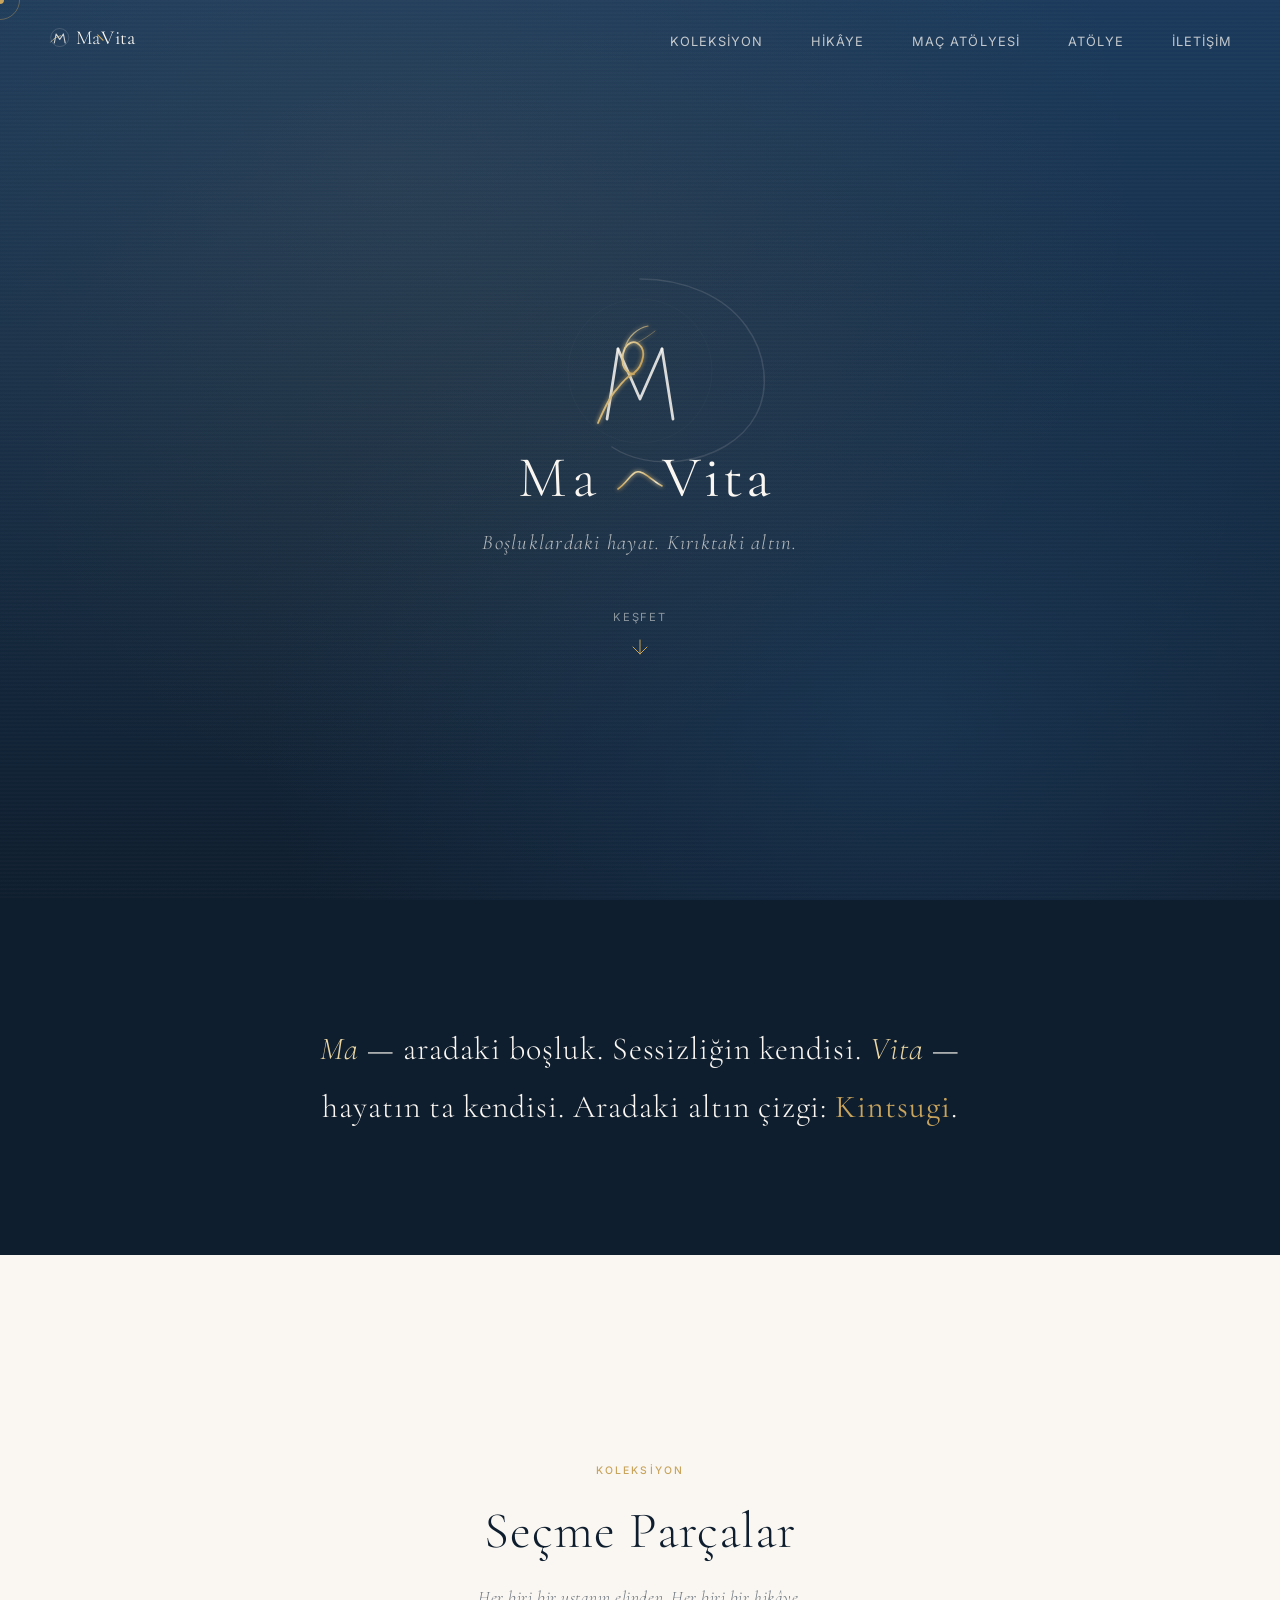
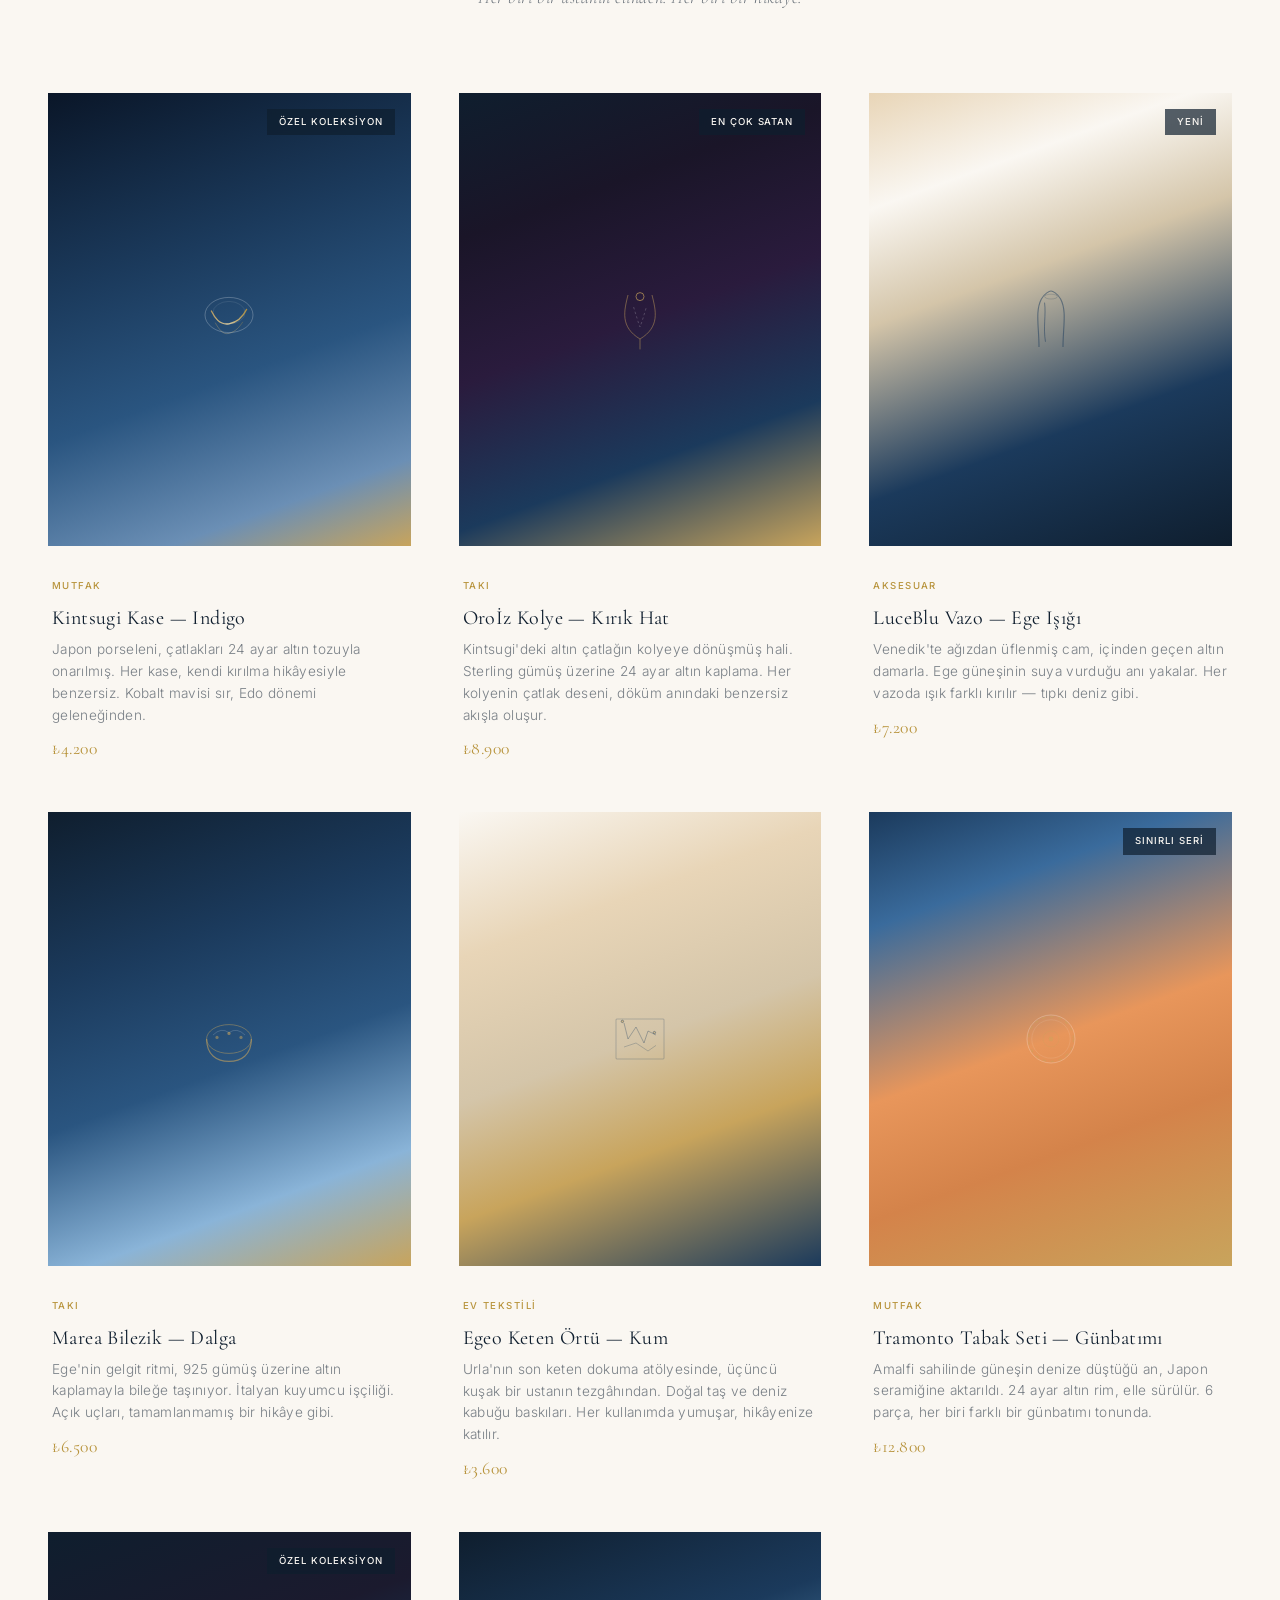
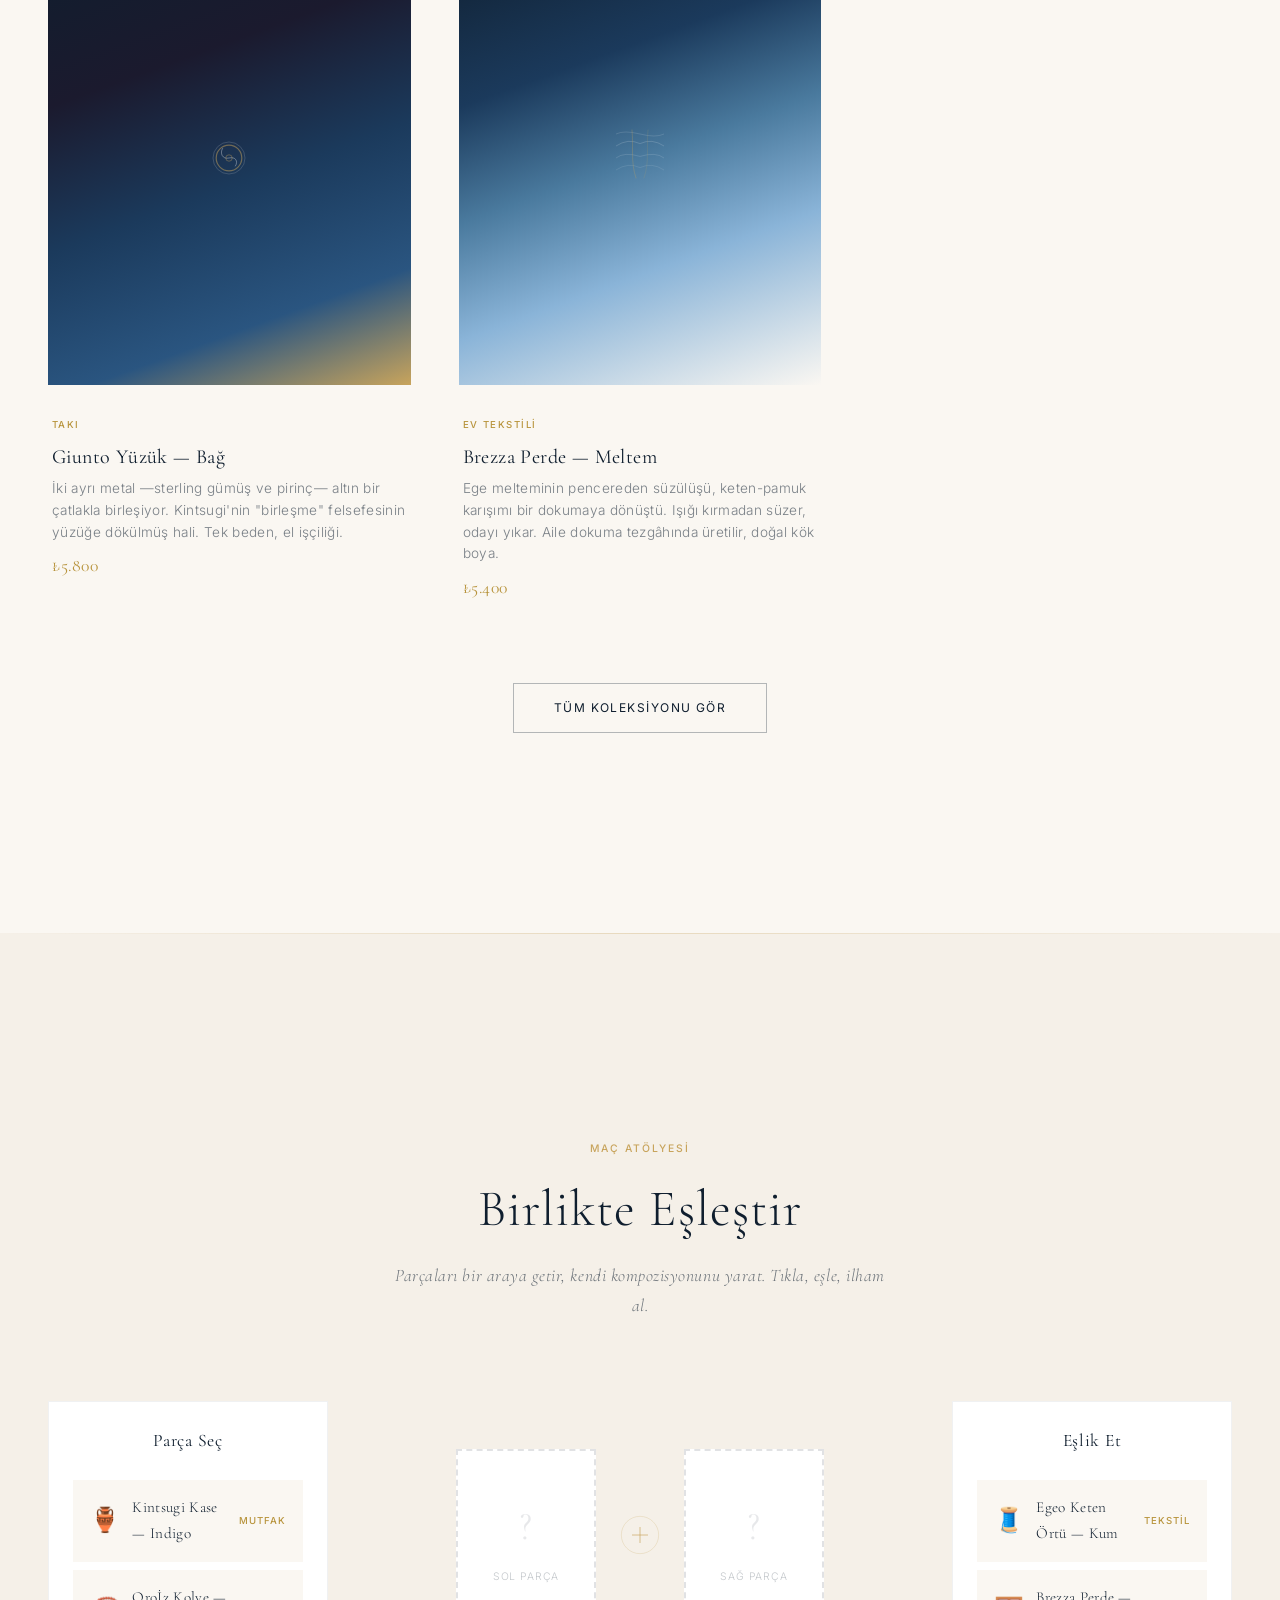
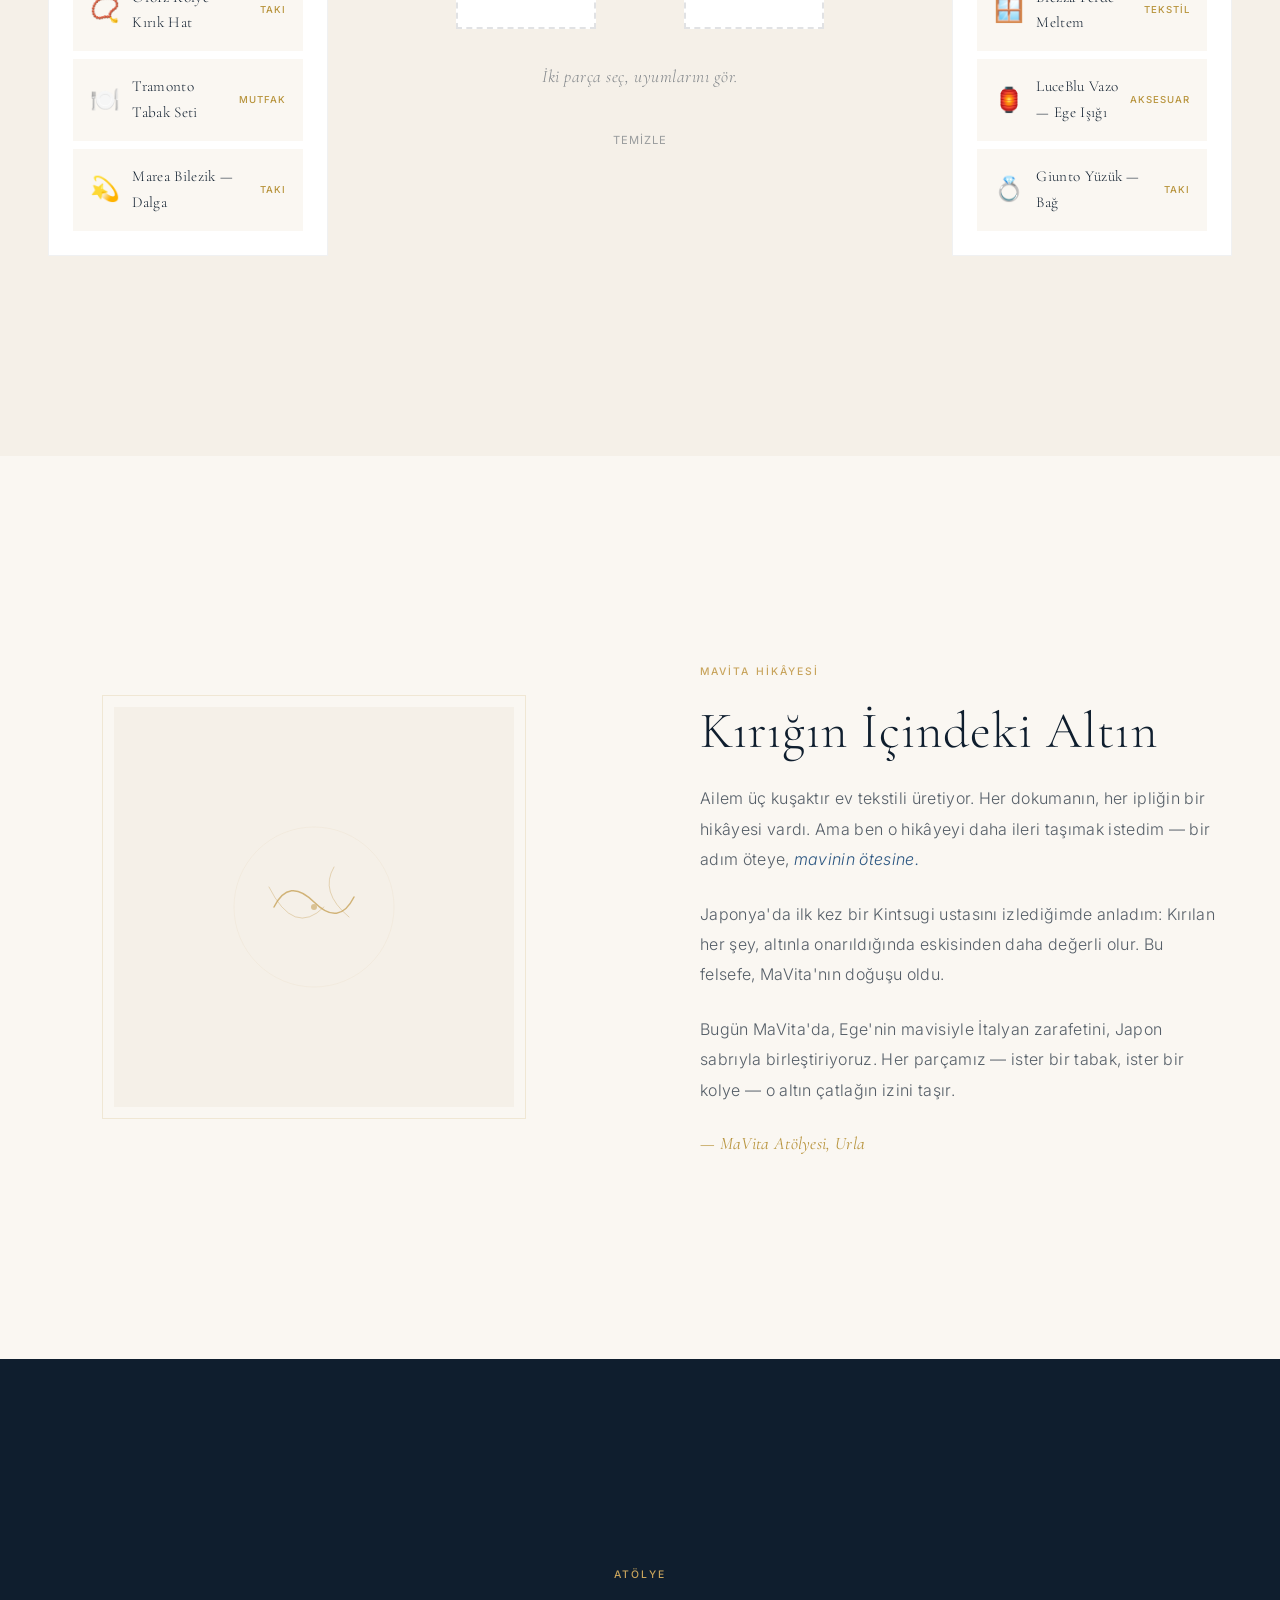
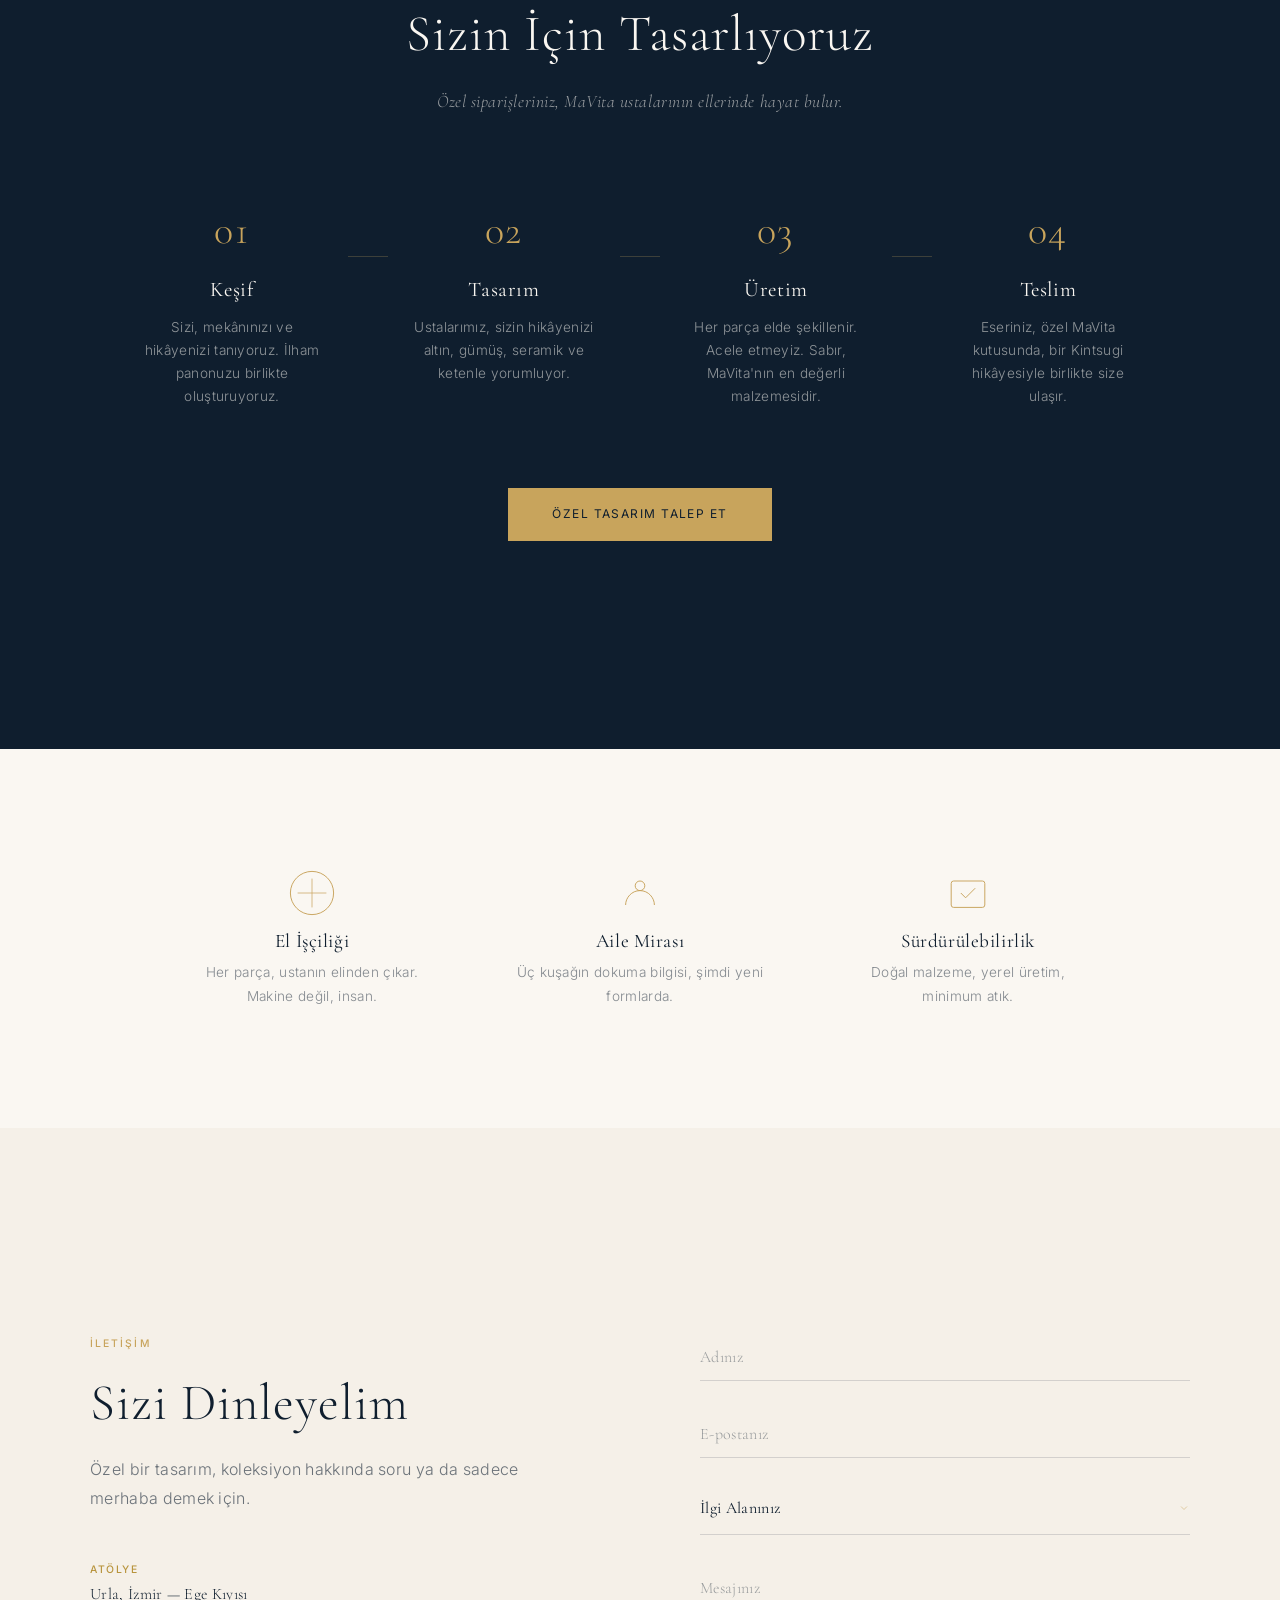
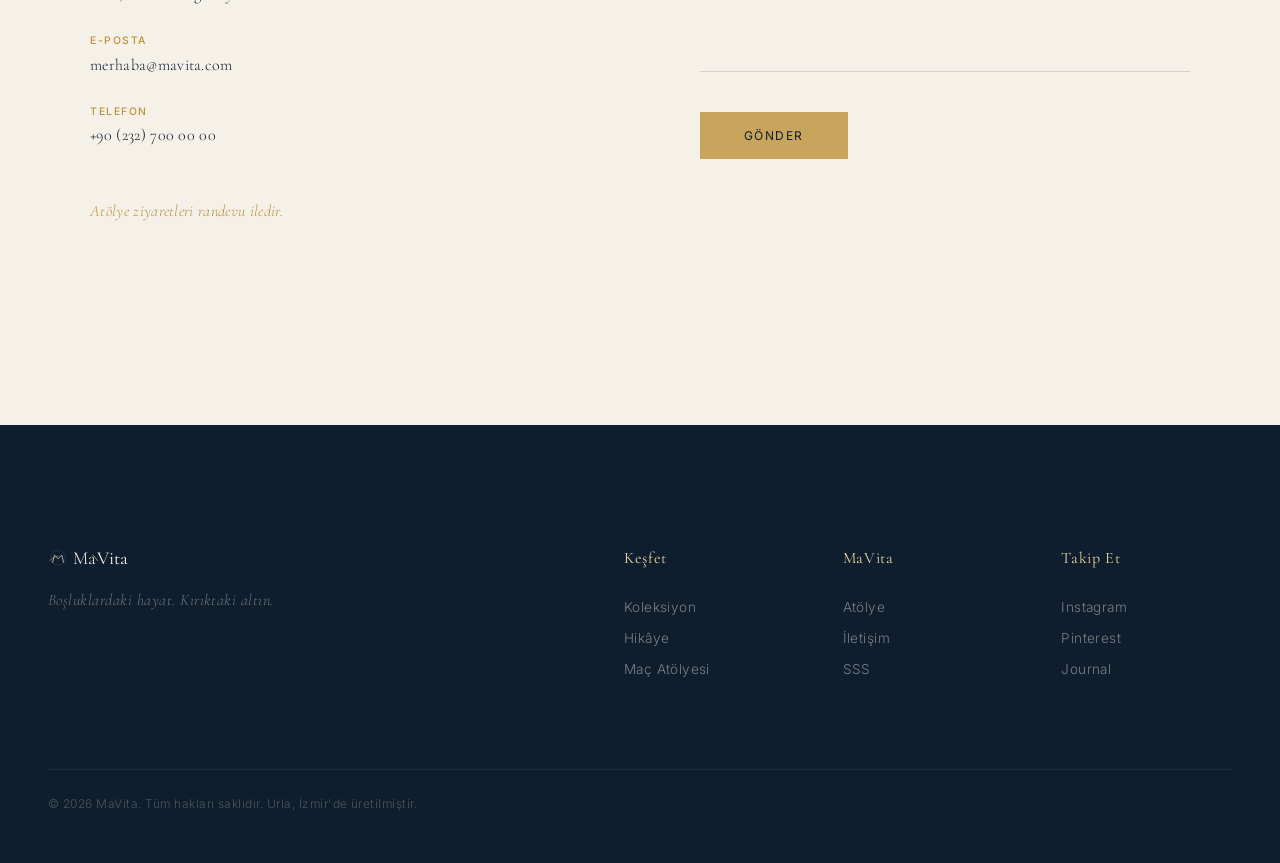
<file: ma-vita/deploy/index.html>
﻿<!DOCTYPE html>
<html lang="tr">
<head>
    <meta charset="UTF-8">
    <meta name="viewport" content="width=device-width, initial-scale=1.0">
    <meta name="description" content="MaVita — Boşluklardaki hayat. Kintsugi felsefesiyle hayat bulan özel tasarım ev aksesuarları, mutfak ve takı koleksiyonu.">

    <title>MaVita | Kintsugi Koleksiyonu</title>

    <!-- Fonts -->
    <link rel="preconnect" href="https://fonts.googleapis.com">
    <link rel="preconnect" href="https://fonts.gstatic.com" crossorigin>
    <link href="https://fonts.googleapis.com/css2?family=Cormorant+Garamond:ital,wght@0,300;0,400;0,500;0,600;1,300;1,400&family=Inter:wght@200;300;400;500&display=swap" rel="stylesheet">

    <!-- Styles -->
    <style>
/* ═══════════════════════════════════════════════════════
   MaVita — Premium Luxury Brand
   Color Palette & Design Tokens
   ═══════════════════════════════════════════════════════ */

:root {
    /* ── Ana Renkler ── */
    --mavi:        #1B3A5C;
    --mavi-light:  #2A5580;
    --mavi-dark:   #0F1E2E;
    --altin:       #C8A45C;
    --altin-light: #E8D5A3;
    --altin-dark:  #B8943D;
    --tas:         #FAF7F2;
    --kum:         #E8D5B7;
    --abanoz:      #0F1E2E;
    --inci:        #F5F0E8;

    /* ── Gradient ── */
    --gold-grad:   linear-gradient(135deg, #C8A45C 0%, #E8D5A3 40%, #B8943D 100%);
    --mavi-grad:   linear-gradient(180deg, #1B3A5C 0%, #0F1E2E 100%);

    /* ── Tipografi ── */
    --font-serif:  'Cormorant Garamond', Georgia, serif;
    --font-sans:   'Inter', -apple-system, sans-serif;

    /* ── Spacing ── */
    --space-xs: 4px;
    --space-sm: 8px;
    --space-md: 24px;
    --space-lg: 48px;
    --space-xl: 80px;
    --space-2xl: 120px;
    --space-3xl: 200px;

    /* ── Transitions ── */
    --ease-out: cubic-bezier(0.22, 0.61, 0.36, 1);
    --ease-in-out: cubic-bezier(0.65, 0, 0.35, 1);
    --duration-slow: 800ms;
    --duration-med: 500ms;
    --duration-fast: 300ms;
}

/* ═══════════════════════════════════════════════════════
   Reset & Base
   ═══════════════════════════════════════════════════════ */

*, *::before, *::after {
    margin: 0;
    padding: 0;
    box-sizing: border-box;
}

html {
    scroll-behavior: smooth;
    font-size: 16px;
    -webkit-font-smoothing: antialiased;
    -moz-osx-font-smoothing: grayscale;
    cursor: none;
}

body {
    font-family: var(--font-sans);
    font-weight: 300;
    color: var(--abanoz);
    background: var(--tas);
    line-height: 1.7;
    overflow-x: hidden;
    letter-spacing: 0.02em;
}

::selection {
    background: rgba(200, 164, 92, 0.3);
    color: var(--mavi-dark);
}

/* ═══════════════════════════════════════════════════════
   Custom Cursor
   ═══════════════════════════════════════════════════════ */

.cursor {
    width: 8px;
    height: 8px;
    border-radius: 50%;
    background: var(--altin);
    position: fixed;
    pointer-events: none;
    z-index: 9999;
    transition: transform 0.15s ease;
    transform: translate(-50%, -50%);
}

.cursor-follower {
    width: 40px;
    height: 40px;
    border-radius: 50%;
    border: 1px solid rgba(200, 164, 92, 0.4);
    position: fixed;
    pointer-events: none;
    z-index: 9998;
    transition: transform 0.4s cubic-bezier(0.22, 0.61, 0.36, 1),
                width 0.3s ease, height 0.3s ease;
    transform: translate(-50%, -50%);
}

.cursor-follower.hover {
    width: 60px;
    height: 60px;
    border-color: var(--altin);
    background: rgba(200, 164, 92, 0.05);
}

/* ═══════════════════════════════════════════════════════
   Loading Screen
   ═══════════════════════════════════════════════════════ */

.loading-screen {
    position: fixed;
    inset: 0;
    background: var(--mavi-dark);
    z-index: 10000;
    display: flex;
    align-items: center;
    justify-content: center;
    transition: opacity 0.6s ease, visibility 0.6s ease;
}

.loading-screen.hidden {
    opacity: 0;
    visibility: hidden;
    pointer-events: none;
}

.loading-logo {
    width: 120px;
    height: 120px;
}

.loading-svg {
    width: 100%;
    height: 100%;
}

.loading-m {
    stroke-dasharray: 160;
    stroke-dashoffset: 160;
    animation: drawStroke 1.5s var(--ease-out) 0.3s forwards;
}

.loading-crack {
    stroke-dasharray: 80;
    stroke-dashoffset: 80;
    animation: drawCrack 1.5s var(--ease-out) 0.8s forwards;
}

/* ═══════════════════════════════════════════════════════
   Navigation
   ═══════════════════════════════════════════════════════ */

.nav {
    position: fixed;
    top: 0;
    left: 0;
    right: 0;
    z-index: 100;
    padding: 0 var(--space-lg);
    transition: background 0.4s ease, padding 0.4s ease;
}

.nav.scrolled {
    background: rgba(15, 30, 46, 0.92);
    backdrop-filter: blur(20px);
    -webkit-backdrop-filter: blur(20px);
    padding: 12px var(--space-lg);
    border-bottom: 1px solid rgba(200, 164, 92, 0.1);
}

.nav-inner {
    max-width: 1400px;
    margin: 0 auto;
    display: flex;
    justify-content: space-between;
    align-items: center;
    padding: 24px 0;
    transition: padding 0.4s ease;
}

.nav.scrolled .nav-inner {
    padding: 0;
}

.nav-logo {
    text-decoration: none;
    display: block;
    width: 140px;
}

.nav-logo-svg {
    width: 100%;
    height: auto;
}

.nav-logo-ma,
.nav-logo-vita {
    font-family: var(--font-serif);
    font-size: 22px;
}

.nav-logo-ma {
    fill: var(--tas);
    font-weight: 300;
}

.nav-logo-vita {
    fill: var(--tas);
    font-weight: 400;
}

.nav-logo-crack {
    stroke: var(--altin);
    stroke-width: 1.2;
    stroke-linecap: round;
}

.nav-links {
    display: flex;
    gap: var(--space-lg);
    align-items: center;
}

.nav-link {
    text-decoration: none;
    color: rgba(250, 247, 242, 0.75);
    font-family: var(--font-sans);
    font-size: 0.8rem;
    font-weight: 400;
    letter-spacing: 0.08em;
    text-transform: uppercase;
    transition: color 0.3s ease;
    position: relative;
}

.nav-link::after {
    content: '';
    position: absolute;
    bottom: -4px;
    left: 0;
    width: 0;
    height: 1px;
    background: var(--altin);
    transition: width 0.4s var(--ease-out);
}

.nav-link:hover {
    color: var(--altin);
}

.nav-link:hover::after {
    width: 100%;
}

/* Mobile Toggle */
.nav-toggle {
    display: none;
    flex-direction: column;
    gap: 5px;
    background: none;
    border: none;
    cursor: pointer;
    padding: 4px;
    z-index: 101;
}

.nav-toggle span {
    display: block;
    width: 24px;
    height: 1.5px;
    background: var(--tas);
    transition: transform 0.3s ease, opacity 0.3s ease;
}

.nav-toggle.active span:first-child {
    transform: translateY(6.5px) rotate(45deg);
}

.nav-toggle.active span:last-child {
    transform: translateY(-6.5px) rotate(-45deg);
}

/* Mobile Menu */
.mobile-menu {
    position: fixed;
    inset: 0;
    background: var(--mavi-dark);
    z-index: 99;
    display: flex;
    align-items: center;
    justify-content: center;
    opacity: 0;
    visibility: hidden;
    transition: opacity 0.5s ease, visibility 0.5s ease;
}

.mobile-menu.active {
    opacity: 1;
    visibility: visible;
}

.mobile-menu-inner {
    display: flex;
    flex-direction: column;
    align-items: center;
    gap: 32px;
}

.mobile-link {
    text-decoration: none;
    color: var(--tas);
    font-family: var(--font-serif);
    font-size: 2rem;
    font-weight: 300;
    letter-spacing: 0.04em;
    transition: color 0.3s ease;
}

.mobile-link:hover {
    color: var(--altin);
}

/* ═══════════════════════════════════════════════════════
   Hero Section
   ═══════════════════════════════════════════════════════ */

.hero {
    height: 100vh;
    min-height: 700px;
    display: flex;
    align-items: center;
    justify-content: center;
    position: relative;
    overflow: hidden;
}

.hero-bg {
    position: absolute;
    inset: 0;
    background: var(--mavi-grad);
}

.hero-gradient {
    position: absolute;
    inset: 0;
    background:
        radial-gradient(ellipse at 30% 20%, rgba(200, 164, 92, 0.08) 0%, transparent 60%),
        radial-gradient(ellipse at 70% 80%, rgba(27, 58, 92, 0.6) 0%, transparent 50%),
        radial-gradient(ellipse at 50% 50%, rgba(200, 164, 92, 0.04) 0%, transparent 70%);
}

.hero-texture {
    position: absolute;
    inset: 0;
    opacity: 0.03;
    background-image:
        repeating-linear-gradient(
            0deg,
            transparent,
            transparent 2px,
            rgba(255,255,255,.5) 2px,
            rgba(255,255,255,.5) 4px
        );
}

.hero-content {
    position: relative;
    z-index: 2;
    text-align: center;
    padding: 0 var(--space-md);
}

.hero-logo-wrap {
    margin-bottom: var(--space-md);
}

.hero-logo {
    width: min(420px, 90vw);
    height: auto;
    display: block;
    margin: 0 auto;
}

/* ── Monogram ── */

.monogram-group {
    opacity: 0;
    animation: fadeInMonogram 1.2s var(--ease-out) 0.3s forwards;
}

@keyframes fadeInMonogram {
    to { opacity: 1; }
}

.enso-circle {
    stroke-dasharray: 500;
    stroke-dashoffset: 500;
    animation: drawEnso 2s var(--ease-out) 0.6s forwards;
}

@keyframes drawEnso {
    to { stroke-dashoffset: 0; }
}

.monogram-m path {
    stroke-dasharray: 120;
    stroke-dashoffset: 120;
}

.monogram-m path:nth-child(1) {
    animation: drawStroke 0.7s var(--ease-out) 1.2s forwards;
}
.monogram-m path:nth-child(2) {
    animation: drawStroke 0.7s var(--ease-out) 1.4s forwards;
}
.monogram-m path:nth-child(3) {
    animation: drawStroke 0.7s var(--ease-out) 1.6s forwards;
}

@keyframes drawStroke {
    to { stroke-dashoffset: 0; }
}

/* ── Crack paths in monogram ── */

.crack-path-main {
    stroke-dasharray: 180;
    stroke-dashoffset: 180;
    animation: drawCrackMain 1.5s var(--ease-out) 1.8s forwards;
}

.crack-path-branch {
    stroke-dasharray: 80;
    stroke-dashoffset: 80;
    animation: drawCrackBranch 1s var(--ease-out) 2.2s forwards;
}

.crack-path-tiny {
    stroke-dasharray: 50;
    stroke-dashoffset: 50;
    animation: drawCrackBranch 0.8s var(--ease-out) 2.5s forwards;
}

@keyframes drawCrackMain {
    to { stroke-dashoffset: 0; }
}

@keyframes drawCrackBranch {
    to { stroke-dashoffset: 0; }
}

/* ── Gold particles ── */

.gold-particles circle {
    opacity: 0;
}

.gold-particles circle:nth-child(1)  { animation: sparkle 2s ease-in-out 2.2s infinite; }
.gold-particles circle:nth-child(2)  { animation: sparkle 2.2s ease-in-out 2.3s infinite; }
.gold-particles circle:nth-child(3)  { animation: sparkle 1.8s ease-in-out 2.4s infinite; }
.gold-particles circle:nth-child(4)  { animation: sparkle 2.4s ease-in-out 2.5s infinite; }
.gold-particles circle:nth-child(5)  { animation: sparkle 1.9s ease-in-out 2.6s infinite; }
.gold-particles circle:nth-child(6)  { animation: sparkle 2.1s ease-in-out 2.7s infinite; }
.gold-particles circle:nth-child(7)  { animation: sparkle 2.3s ease-in-out 2.8s infinite; }
.gold-particles circle:nth-child(8)  { animation: sparkle 1.7s ease-in-out 2.9s infinite; }
.gold-particles circle:nth-child(9)  { animation: sparkle 2.0s ease-in-out 3.0s infinite; }
.gold-particles circle:nth-child(10) { animation: sparkle 2.2s ease-in-out 3.1s infinite; }

@keyframes sparkle {
    0%, 100% { opacity: 0; transform: scale(0.5); }
    30% { opacity: 0.8; transform: scale(1.2); }
    60% { opacity: 0.2; transform: scale(0.8); }
}

/* ── Wordmark ── */

.wordmark-group {
    opacity: 0;
    animation: fadeInWordmark 1s var(--ease-out) 2s forwards;
}

@keyframes fadeInWordmark {
    to { opacity: 1; }
}

.hero-logo-ma,
.hero-logo-vita {
    font-family: var(--font-serif);
    font-size: 58px;
    fill: var(--tas);
}

.hero-logo-ma {
    font-weight: 200;
    letter-spacing: 6px;
}

.hero-logo-vita {
    font-weight: 400;
    letter-spacing: 3px;
}

.crack-wordmark {
    stroke-dasharray: 80;
    stroke-dashoffset: 80;
    animation: drawCrackWordmark 1s var(--ease-out) 2.5s forwards;
}

@keyframes drawCrackWordmark {
    to { stroke-dashoffset: 0; }
}

/* ── Legacy crack-path (kept for compatibility) ── */

.crack-path {
    stroke-dasharray: 120;
    stroke-dashoffset: 120;
    animation: drawCrack 2s var(--ease-out) 0.8s forwards;
}

@keyframes drawCrack {
    to {
        stroke-dashoffset: 0;
    }
}

.hero-tagline {
    font-family: var(--font-serif);
    font-size: 1.3rem;
    font-weight: 300;
    font-style: italic;
    color: rgba(250, 247, 242, 0.7);
    letter-spacing: 0.06em;
    margin-bottom: var(--space-lg);
}

.hero-scroll {
    display: flex;
    flex-direction: column;
    align-items: center;
    gap: var(--space-sm);
    color: rgba(250, 247, 242, 0.5);
    font-size: 0.7rem;
    letter-spacing: 0.15em;
    text-transform: uppercase;
    font-weight: 400;
}

.scroll-icon {
    animation: scrollBounce 2s ease-in-out infinite;
}

@keyframes scrollBounce {
    0%, 100% { transform: translateY(0); }
    50% { transform: translateY(6px); }
}

/* ═══════════════════════════════════════════════════════
   Philosophy Strip
   ═══════════════════════════════════════════════════════ */

.philosophy-strip {
    padding: var(--space-2xl) var(--space-md);
    background: var(--mavi-dark);
    text-align: center;
}

.philosophy-text {
    font-family: var(--font-serif);
    font-size: clamp(1.4rem, 3vw, 2rem);
    font-weight: 300;
    color: var(--tas);
    letter-spacing: 0.03em;
    line-height: 1.8;
    max-width: 700px;
    margin: 0 auto;
}

.philosophy-text .italic {
    font-style: italic;
    color: var(--altin-light);
}

.philosophy-text .gold {
    color: var(--altin);
    font-weight: 400;
}

/* ═══════════════════════════════════════════════════════
   Section Headers (Shared)
   ═══════════════════════════════════════════════════════ */

.section-header {
    text-align: center;
    margin-bottom: var(--space-xl);
    padding: 0 var(--space-md);
}

.section-tag {
    display: inline-block;
    font-family: var(--font-sans);
    font-size: 0.65rem;
    font-weight: 500;
    letter-spacing: 0.2em;
    text-transform: uppercase;
    color: var(--altin);
    margin-bottom: var(--space-sm);
}

.section-title {
    font-family: var(--font-serif);
    font-size: clamp(2rem, 4vw, 3.2rem);
    font-weight: 300;
    color: var(--mavi-dark);
    letter-spacing: 0.02em;
    margin-bottom: var(--space-sm);
}

.section-desc {
    font-family: var(--font-serif);
    font-size: 1.1rem;
    font-style: italic;
    color: rgba(15, 30, 46, 0.6);
    letter-spacing: 0.03em;
    max-width: 500px;
    margin: 0 auto;
}

/* ═══════════════════════════════════════════════════════
   Collection
   ═══════════════════════════════════════════════════════ */

.collection {
    padding: var(--space-3xl) var(--space-lg);
    max-width: 1400px;
    margin: 0 auto;
}

.collection-grid {
    display: grid;
    grid-template-columns: repeat(3, 1fr);
    gap: var(--space-lg);
    margin-bottom: var(--space-xl);
}

/* Product Card */
.product-card {
    opacity: 0;
    transform: translateY(40px);
    transition: opacity 0.8s var(--ease-out), transform 0.8s var(--ease-out);
}

.product-card.revealed {
    opacity: 1;
    transform: translateY(0);
}

.product-image {
    position: relative;
    aspect-ratio: 4 / 5;
    overflow: hidden;
    margin-bottom: var(--space-md);
    cursor: pointer;
}

.product-placeholder {
    width: 100%;
    height: 100%;
    display: flex;
    align-items: center;
    justify-content: center;
    transition: transform 0.8s var(--ease-out);
}

.product-card:hover .product-placeholder {
    transform: scale(1.05);
}

.product-icon {
    width: 80px;
    height: 80px;
}

.product-icon svg {
    width: 100%;
    height: 100%;
}

.dark-icon svg circle,
.dark-icon svg path {
    stroke: rgba(27, 58, 92, 0.5);
}

.product-overlay {
    position: absolute;
    inset: 0;
    background: rgba(15, 30, 46, 0.4);
    display: flex;
    align-items: center;
    justify-content: center;
    opacity: 0;
    transition: opacity 0.5s ease;
}

.product-card:hover .product-overlay {
    opacity: 1;
}

/* Product badge */
.product-badge {
    position: absolute;
    top: 16px;
    right: 16px;
    padding: 5px 12px;
    font-family: var(--font-sans);
    font-size: 0.6rem;
    font-weight: 500;
    letter-spacing: 0.1em;
    text-transform: uppercase;
    color: var(--tas);
    background: rgba(15, 30, 46, 0.7);
    backdrop-filter: blur(4px);
    z-index: 2;
    pointer-events: none;
}

.product-view {
    font-family: var(--font-sans);
    font-size: 0.75rem;
    font-weight: 400;
    letter-spacing: 0.12em;
    text-transform: uppercase;
    color: var(--tas);
    padding: 12px 28px;
    border: 1px solid rgba(250, 247, 242, 0.5);
    transition: background 0.3s ease, border-color 0.3s ease;
}

.product-view:hover {
    background: rgba(200, 164, 92, 0.2);
    border-color: var(--altin);
}

.product-info {
    padding: 0 var(--space-xs);
}

.product-category {
    font-family: var(--font-sans);
    font-size: 0.6rem;
    font-weight: 500;
    letter-spacing: 0.15em;
    text-transform: uppercase;
    color: var(--altin-dark);
}

.product-name {
    font-family: var(--font-serif);
    font-size: 1.25rem;
    font-weight: 400;
    color: var(--mavi-dark);
    margin: var(--space-xs) 0;
    letter-spacing: 0.02em;
}

.product-desc {
    font-size: 0.85rem;
    color: rgba(15, 30, 46, 0.55);
    line-height: 1.6;
    margin-bottom: var(--space-sm);
    font-weight: 300;
}

.product-price {
    font-family: var(--font-serif);
    font-size: 1.1rem;
    font-weight: 400;
    color: var(--altin-dark);
    letter-spacing: 0.03em;
}

.collection-cta {
    text-align: center;
}

.btn-outline {
    display: inline-block;
    padding: 14px 40px;
    font-family: var(--font-sans);
    font-size: 0.75rem;
    font-weight: 400;
    letter-spacing: 0.12em;
    text-transform: uppercase;
    text-decoration: none;
    color: var(--mavi-dark);
    border: 1px solid rgba(15, 30, 46, 0.3);
    transition: all 0.4s ease;
}

.btn-outline:hover {
    border-color: var(--altin);
    color: var(--altin-dark);
    background: rgba(200, 164, 92, 0.05);
}

/* ═══════════════════════════════════════════════════════
   Match Game (Interactive)
   ═══════════════════════════════════════════════════════ */

.match-game {
    padding: var(--space-3xl) var(--space-lg);
    background: var(--inci);
    position: relative;
}

.match-game::before {
    content: '';
    position: absolute;
    top: 0;
    left: 0;
    right: 0;
    height: 1px;
    background: linear-gradient(90deg, transparent, rgba(200, 164, 92, 0.3), transparent);
}

.match-container {
    max-width: 1200px;
    margin: 0 auto;
    display: grid;
    grid-template-columns: 280px 1fr 280px;
    gap: var(--space-lg);
    align-items: start;
}

/* Match Panels */
.match-panel {
    background: white;
    border: 1px solid rgba(15, 30, 46, 0.06);
    padding: var(--space-md);
}

.match-panel-title {
    font-family: var(--font-serif);
    font-size: 1.1rem;
    font-weight: 400;
    color: var(--mavi-dark);
    margin-bottom: var(--space-md);
    text-align: center;
    letter-spacing: 0.04em;
}

.match-items {
    display: flex;
    flex-direction: column;
    gap: var(--space-sm);
}

.match-item {
    display: flex;
    align-items: center;
    gap: 12px;
    padding: 14px 16px;
    background: var(--tas);
    border: 1px solid transparent;
    cursor: pointer;
    transition: all 0.3s ease;
    user-select: none;
}

.match-item:hover {
    border-color: var(--altin);
    background: rgba(200, 164, 92, 0.05);
    transform: translateX(4px);
}

.match-item.selected {
    border-color: var(--altin);
    background: rgba(200, 164, 92, 0.08);
    box-shadow: 0 0 0 1px rgba(200, 164, 92, 0.2);
}

.match-emoji {
    font-size: 1.5rem;
    flex-shrink: 0;
}

.match-label {
    font-family: var(--font-serif);
    font-size: 0.95rem;
    color: var(--mavi-dark);
    flex: 1;
}

.match-cat {
    font-size: 0.6rem;
    letter-spacing: 0.1em;
    text-transform: uppercase;
    color: var(--altin-dark);
    font-weight: 500;
}

/* Match Canvas */
.match-canvas {
    display: flex;
    flex-direction: column;
    align-items: center;
    gap: var(--space-md);
    padding: var(--space-lg) 0;
}

.match-canvas-inner {
    display: flex;
    align-items: center;
    gap: var(--space-md);
    width: 100%;
    justify-content: center;
}

.match-slot {
    width: 140px;
    height: 180px;
    border: 2px dashed rgba(15, 30, 46, 0.12);
    display: flex;
    flex-direction: column;
    align-items: center;
    justify-content: center;
    gap: var(--space-sm);
    transition: all 0.4s ease;
    background: white;
}

.match-slot.filled {
    border-style: solid;
    border-color: var(--altin);
    background: rgba(200, 164, 92, 0.04);
    animation: slotGlow 2s ease-in-out infinite;
}

@keyframes slotGlow {
    0%, 100% { box-shadow: 0 0 0 rgba(200, 164, 92, 0); }
    50% { box-shadow: 0 0 30px rgba(200, 164, 92, 0.08); }
}

.slot-placeholder {
    font-family: var(--font-serif);
    font-size: 2.5rem;
    color: rgba(15, 30, 46, 0.1);
}

.slot-hint {
    font-size: 0.65rem;
    letter-spacing: 0.08em;
    text-transform: uppercase;
    color: rgba(15, 30, 46, 0.25);
}

.slot-content {
    display: flex;
    flex-direction: column;
    align-items: center;
    gap: 8px;
}

.slot-content .match-emoji {
    font-size: 2.5rem;
}

.slot-content .match-label {
    text-align: center;
    font-size: 0.85rem;
}

.match-plus {
    width: 40px;
    height: 40px;
    flex-shrink: 0;
}

.match-result {
    text-align: center;
    min-height: 48px;
    display: flex;
    align-items: center;
}

.match-result-text {
    font-family: var(--font-serif);
    font-size: 1.1rem;
    font-style: italic;
    color: rgba(15, 30, 46, 0.5);
    letter-spacing: 0.03em;
    transition: all 0.4s ease;
}

.match-result-text.match-found {
    color: var(--altin-dark);
    font-style: normal;
    font-weight: 400;
    font-size: 1.3rem;
    animation: resultReveal 0.6s var(--ease-out);
}

@keyframes resultReveal {
    from {
        opacity: 0;
        transform: translateY(10px);
    }
    to {
        opacity: 1;
        transform: translateY(0);
    }
}

.match-score {
    display: block;
    margin-top: 8px;
    font-family: var(--font-serif);
    font-size: 0.9rem;
    color: var(--altin);
    letter-spacing: 0.08em;
    animation: resultReveal 0.8s var(--ease-out);
}

.match-result-content {
    display: flex;
    flex-direction: column;
    align-items: center;
}

.btn-reset {
    background: none;
    border: none;
    font-family: var(--font-sans);
    font-size: 0.7rem;
    letter-spacing: 0.1em;
    text-transform: uppercase;
    color: rgba(15, 30, 46, 0.4);
    cursor: pointer;
    padding: 8px 20px;
    transition: color 0.3s ease;
}

.btn-reset:hover {
    color: var(--mavi-dark);
}

/* ═══════════════════════════════════════════════════════
   Story Section
   ═══════════════════════════════════════════════════════ */

.story {
    padding: var(--space-3xl) var(--space-lg);
    max-width: 1400px;
    margin: 0 auto;
}

.story-grid {
    display: grid;
    grid-template-columns: 1fr 1fr;
    gap: var(--space-2xl);
    align-items: center;
}

.story-visual {
    display: flex;
    align-items: center;
    justify-content: center;
}

.story-placeholder {
    width: min(400px, 80vw);
    aspect-ratio: 1;
    background: var(--inci);
    display: flex;
    align-items: center;
    justify-content: center;
    position: relative;
}

.story-placeholder::before {
    content: '';
    position: absolute;
    inset: -12px;
    border: 1px solid rgba(200, 164, 92, 0.2);
    pointer-events: none;
}

.story-kintsugi {
    width: 200px;
    height: 200px;
}

.story-svg {
    width: 100%;
    height: 100%;
}

.story-text {
    max-width: 520px;
}

.story-para {
    font-size: 1rem;
    line-height: 1.9;
    color: rgba(15, 30, 46, 0.7);
    margin-bottom: var(--space-md);
    font-weight: 300;
    letter-spacing: 0.02em;
}

.story-para em {
    font-style: italic;
    color: var(--mavi-light);
}

.story-signature {
    font-family: var(--font-serif);
    font-size: 1.1rem;
    font-style: italic;
    font-weight: 400;
    margin-top: var(--space-md);
}

.gold {
    color: var(--altin-dark);
}

/* ═══════════════════════════════════════════════════════
   Atelier Section
   ═══════════════════════════════════════════════════════ */

.atelier {
    padding: var(--space-3xl) var(--space-lg);
    background: var(--mavi-dark);
    color: var(--tas);
}

.atelier .section-tag {
    color: var(--altin);
}

.atelier .section-title {
    color: var(--tas);
}

.atelier .section-desc {
    color: rgba(250, 247, 242, 0.6);
}

.atelier-steps {
    max-width: 1000px;
    margin: var(--space-xl) auto;
    display: flex;
    align-items: flex-start;
    gap: var(--space-md);
}

.step {
    flex: 1;
    text-align: center;
    opacity: 0;
    transform: translateY(30px);
    transition: opacity 0.8s var(--ease-out), transform 0.8s var(--ease-out);
}

.step.revealed {
    opacity: 1;
    transform: translateY(0);
}

.step-number {
    font-family: var(--font-serif);
    font-size: 2.5rem;
    font-weight: 300;
    color: var(--altin);
    margin-bottom: var(--space-sm);
    letter-spacing: 0.04em;
}

.step-title {
    font-family: var(--font-serif);
    font-size: 1.3rem;
    font-weight: 400;
    letter-spacing: 0.03em;
    margin-bottom: var(--space-sm);
}

.step-desc {
    font-size: 0.85rem;
    color: rgba(250, 247, 242, 0.55);
    line-height: 1.7;
    font-weight: 300;
}

.step-divider {
    width: 40px;
    height: 1px;
    background: rgba(200, 164, 92, 0.25);
    margin-top: 60px;
    flex-shrink: 0;
}

.atelier-cta {
    text-align: center;
    margin-top: var(--space-xl);
}

.btn-gold {
    display: inline-block;
    padding: 16px 44px;
    font-family: var(--font-sans);
    font-size: 0.75rem;
    font-weight: 400;
    letter-spacing: 0.12em;
    text-transform: uppercase;
    text-decoration: none;
    color: var(--mavi-dark);
    background: var(--altin);
    border: none;
    cursor: pointer;
    transition: all 0.4s ease;
    position: relative;
    overflow: hidden;
}

.btn-gold::before {
    content: '';
    position: absolute;
    inset: 0;
    background: linear-gradient(135deg, rgba(232, 213, 163, 0.4), transparent);
    opacity: 0;
    transition: opacity 0.4s ease;
}

.btn-gold:hover::before {
    opacity: 1;
}

.btn-gold:hover {
    transform: translateY(-2px);
    box-shadow: 0 8px 30px rgba(200, 164, 92, 0.2);
}

/* ═══════════════════════════════════════════════════════
   Values
   ═══════════════════════════════════════════════════════ */

.values {
    padding: var(--space-2xl) var(--space-lg);
    max-width: 1000px;
    margin: 0 auto;
}

.values-grid {
    display: grid;
    grid-template-columns: repeat(3, 1fr);
    gap: var(--space-xl);
}

.value-item {
    text-align: center;
    opacity: 0;
    transform: translateY(30px);
    transition: opacity 0.8s var(--ease-out), transform 0.8s var(--ease-out);
}

.value-item.revealed {
    opacity: 1;
    transform: translateY(0);
}

.value-icon {
    width: 48px;
    height: 48px;
    margin: 0 auto var(--space-sm);
}

.value-icon svg {
    width: 100%;
    height: 100%;
}

.value-item h4 {
    font-family: var(--font-serif);
    font-size: 1.2rem;
    font-weight: 400;
    color: var(--mavi-dark);
    margin-bottom: var(--space-xs);
    letter-spacing: 0.03em;
}

.value-item p {
    font-size: 0.85rem;
    color: rgba(15, 30, 46, 0.5);
    line-height: 1.7;
    font-weight: 300;
}

/* ═══════════════════════════════════════════════════════
   Contact
   ═══════════════════════════════════════════════════════ */

.contact {
    padding: var(--space-3xl) var(--space-lg);
    background: var(--inci);
}

.contact-grid {
    max-width: 1100px;
    margin: 0 auto;
    display: grid;
    grid-template-columns: 1fr 1fr;
    gap: var(--space-2xl);
    align-items: start;
}

.contact-desc {
    font-size: 1rem;
    color: rgba(15, 30, 46, 0.6);
    line-height: 1.8;
    margin-bottom: var(--space-lg);
    font-weight: 300;
}

.contact-details {
    display: flex;
    flex-direction: column;
    gap: var(--space-md);
    margin-bottom: var(--space-lg);
}

.contact-detail {
    display: flex;
    flex-direction: column;
    gap: 2px;
}

.detail-label {
    font-size: 0.65rem;
    letter-spacing: 0.15em;
    text-transform: uppercase;
    color: var(--altin-dark);
    font-weight: 500;
}

.contact-detail span:last-child {
    font-family: var(--font-serif);
    font-size: 1rem;
    color: var(--mavi-dark);
    letter-spacing: 0.02em;
}

.contact-note {
    font-family: var(--font-serif);
    font-size: 1rem;
    font-style: italic;
}

/* Contact Form */
.contact-form {
    display: flex;
    flex-direction: column;
    gap: var(--space-md);
}

.form-group {
    position: relative;
}

.form-group input,
.form-group select,
.form-group textarea {
    width: 100%;
    padding: 16px 0;
    font-family: var(--font-serif);
    font-size: 1rem;
    color: var(--mavi-dark);
    background: transparent;
    border: none;
    border-bottom: 1px solid rgba(15, 30, 46, 0.15);
    outline: none;
    transition: border-color 0.3s ease;
    letter-spacing: 0.02em;
    border-radius: 0;
    -webkit-appearance: none;
}

.form-group input::placeholder,
.form-group textarea::placeholder {
    color: transparent;
}

.form-group label {
    position: absolute;
    top: 16px;
    left: 0;
    font-family: var(--font-serif);
    font-size: 1rem;
    color: rgba(15, 30, 46, 0.4);
    pointer-events: none;
    transition: all 0.3s ease;
    letter-spacing: 0.02em;
}

.form-group input:focus ~ label,
.form-group input:not(:placeholder-shown) ~ label,
.form-group textarea:focus ~ label,
.form-group textarea:not(:placeholder-shown) ~ label {
    top: -8px;
    font-size: 0.7rem;
    color: var(--altin-dark);
    letter-spacing: 0.08em;
}

.form-group input:focus,
.form-group textarea:focus {
    border-color: var(--altin);
}

.form-group select {
    cursor: pointer;
    color: rgba(15, 30, 46, 0.4);
    background: url("data:image/svg+xml,%3Csvg xmlns='http://www.w3.org/2000/svg' width='12' height='12' viewBox='0 0 24 24' fill='none' stroke='%23C8A45C' stroke-width='1'%3E%3Cpath d='M6 9l6 6 6-6'/%3E%3C/svg%3E") no-repeat right center;
    padding-right: 24px;
}

.form-group select:valid {
    color: var(--mavi-dark);
}

.form-group select option {
    color: var(--mavi-dark);
    background: white;
}

.form-group textarea {
    resize: none;
    min-height: 80px;
}

.btn-submit {
    align-self: flex-start;
    margin-top: var(--space-sm);
}

/* ═══════════════════════════════════════════════════════
   Footer
   ═══════════════════════════════════════════════════════ */

.footer {
    background: var(--mavi-dark);
    color: var(--tas);
    padding: var(--space-2xl) var(--space-lg) var(--space-lg);
}

.footer-inner {
    max-width: 1200px;
    margin: 0 auto;
    display: grid;
    grid-template-columns: 1.5fr 2fr;
    gap: var(--space-2xl);
    margin-bottom: var(--space-xl);
}

.footer-brand p {
    font-family: var(--font-serif);
    font-style: italic;
    color: rgba(250, 247, 242, 0.4);
    font-size: 1rem;
    margin-top: var(--space-sm);
    letter-spacing: 0.03em;
}

.footer-logo-svg {
    width: 110px;
    height: auto;
}

.footer-logo-ma,
.footer-logo-vita {
    font-family: var(--font-serif);
    font-size: 20px;
    fill: var(--tas);
}

.footer-logo-ma {
    font-weight: 300;
}

.footer-logo-vita {
    font-weight: 400;
}

.footer-logo-crack {
    stroke: var(--altin);
    stroke-width: 1;
    stroke-linecap: round;
}

.footer-links {
    display: grid;
    grid-template-columns: repeat(3, 1fr);
    gap: var(--space-lg);
}

.footer-col h4 {
    font-family: var(--font-serif);
    font-size: 1rem;
    font-weight: 400;
    color: var(--altin-light);
    margin-bottom: var(--space-md);
    letter-spacing: 0.04em;
}

.footer-col a {
    display: block;
    text-decoration: none;
    color: rgba(250, 247, 242, 0.45);
    font-size: 0.85rem;
    font-weight: 300;
    margin-bottom: var(--space-sm);
    transition: color 0.3s ease;
    letter-spacing: 0.03em;
}

.footer-col a:hover {
    color: var(--altin);
}

.footer-bottom {
    max-width: 1200px;
    margin: 0 auto;
    padding-top: var(--space-md);
    border-top: 1px solid rgba(255, 255, 255, 0.06);
}

.footer-bottom p {
    font-size: 0.75rem;
    color: rgba(250, 247, 242, 0.25);
    letter-spacing: 0.04em;
}

/* ═══════════════════════════════════════════════════════
   Reveal Animations
   ═══════════════════════════════════════════════════════ */

.reveal {
    opacity: 0;
    transform: translateY(30px);
    transition: opacity 0.9s var(--ease-out), transform 0.9s var(--ease-out);
}

.reveal.revealed {
    opacity: 1;
    transform: translateY(0);
}

.reveal.delay-1 { transition-delay: 0.15s; }
.reveal.delay-2 { transition-delay: 0.3s; }
.reveal.delay-3 { transition-delay: 0.45s; }

/* ═══════════════════════════════════════════════════════
   Responsive
   ═══════════════════════════════════════════════════════ */

@media (max-width: 1024px) {
    .collection-grid {
        grid-template-columns: repeat(2, 1fr);
    }

    .match-container {
        grid-template-columns: 1fr;
        max-width: 600px;
    }

    .match-items {
        display: grid;
        grid-template-columns: repeat(2, 1fr);
    }

    .match-canvas-inner {
        flex-direction: column;
    }

    .story-grid {
        grid-template-columns: 1fr;
    }

    .story-visual {
        order: -1;
    }

    .atelier-steps {
        flex-direction: column;
        align-items: center;
    }

    .step-divider {
        width: 1px;
        height: 40px;
        margin: 0;
    }

    .contact-grid {
        grid-template-columns: 1fr;
    }

    .values-grid {
        grid-template-columns: repeat(3, 1fr);
        gap: var(--space-lg);
    }

    .footer-inner {
        grid-template-columns: 1fr;
        gap: var(--space-lg);
    }
}

@media (max-width: 768px) {
    :root {
        --space-xl: 60px;
        --space-2xl: 80px;
        --space-3xl: 120px;
    }

    .nav-links {
        display: none;
    }

    .nav-toggle {
        display: flex;
    }

    .hero-logo-ma,
    .hero-logo-vita {
        font-size: 56px;
    }

    .hero-tagline {
        font-size: 1.05rem;
    }

    .collection-grid {
        grid-template-columns: 1fr;
        max-width: 400px;
        margin-left: auto;
        margin-right: auto;
    }

    .match-items {
        grid-template-columns: 1fr;
    }

    .values-grid {
        grid-template-columns: 1fr;
        gap: var(--space-lg);
    }

    .values-grid .value-item {
        max-width: 300px;
        margin: 0 auto;
    }

    .footer-links {
        grid-template-columns: 1fr;
        gap: var(--space-lg);
    }
}

@media (max-width: 480px) {
    .hero-logo-ma,
    .hero-logo-vita {
        font-size: 42px;
    }

    .philosophy-text {
        font-size: 1.2rem;
    }

    .section-title {
        font-size: 1.6rem;
    }
}

/* Hide custom cursor on touch devices */
@media (hover: none) and (pointer: coarse) {
    .cursor,
    .cursor-follower {
        display: none;
    }

    html {
        cursor: auto;
    }
}

</style>

    <!-- Favicon -->
    <link rel="icon" type="image/svg+xml" href="assets/favicon.svg">
</head>
<body>

    <!-- Custom Cursor -->
    <div class="cursor"></div>
    <div class="cursor-follower"></div>

    <!-- Loading Screen -->
    <div class="loading-screen" id="loadingScreen">
        <div class="loading-logo">
            <svg viewBox="0 0 120 120" class="loading-svg">
                <defs>
                    <linearGradient id="loadGold" x1="0%" y1="0%" x2="100%" y2="100%">
                        <stop offset="0%" stop-color="#D4B86A"/>
                        <stop offset="50%" stop-color="#E8D5A3"/>
                        <stop offset="100%" stop-color="#B8943D"/>
                    </linearGradient>
                </defs>
                <!-- Monogram circle -->
                <circle cx="60" cy="60" r="42" fill="none" stroke="rgba(250,247,242,0.12)" stroke-width="0.8"/>
                <!-- M -->
                <path d="M38 80 L44 48 L60 68 L76 48 L82 80" fill="none" stroke="rgba(250,247,242,0.8)" stroke-width="2" stroke-linecap="round" stroke-linejoin="round" class="loading-m"/>
                <!-- Gold crack -->
                <path d="M24 72 C32 62 38 58 46 52 C52 48 56 44 58 38"
                      fill="none" stroke="url(#loadGold)" stroke-width="1.2" stroke-linecap="round"
                      class="loading-crack"/>
            </svg>
        </div>
    </div>

    <!-- Navigation -->
    <nav class="nav" id="navbar">
        <div class="nav-inner">
            <a href="#hero" class="nav-logo">
                <svg viewBox="0 0 155 30" class="nav-logo-svg" xmlns="http://www.w3.org/2000/svg">
                    <defs>
                        <linearGradient id="navGold" x1="0%" y1="0%" x2="100%" y2="100%">
                            <stop offset="0%" stop-color="#D4B86A"/>
                            <stop offset="50%" stop-color="#E8D5A3"/>
                            <stop offset="100%" stop-color="#B8943D"/>
                        </linearGradient>
                    </defs>
                    <!-- Mini monogram: circle + M -->
                    <circle cx="13" cy="15" r="10" fill="none" stroke="rgba(250,247,242,0.3)" stroke-width="0.6"/>
                    <path d="M7 21 L9 11 L13 17 L17 11 L19 21" fill="none" stroke="rgba(250,247,242,0.8)" stroke-width="1.2" stroke-linecap="round" stroke-linejoin="round"/>
                    <!-- Tiny gold crack -->
                    <path d="M3 20 C6 16 10 14 14 13" fill="none" stroke="url(#navGold)" stroke-width="0.7" stroke-linecap="round"/>
                    <!-- Wordmark -->
                    <text x="31" y="22" class="nav-logo-ma">Ma</text>
                    <line x1="55" y1="12" x2="61" y2="18" class="nav-logo-crack"/>
                    <text x="59" y="22" class="nav-logo-vita">Vita</text>
                </svg>
            </a>
            <div class="nav-links">
                <a href="#koleksiyon" class="nav-link">Koleksiyon</a>
                <a href="#hikaye" class="nav-link">Hikâye</a>
                <a href="#oyun" class="nav-link">Maç Atölyesi</a>
                <a href="#atelier" class="nav-link">Atölye</a>
                <a href="#iletisim" class="nav-link">İletişim</a>
            </div>
            <button class="nav-toggle" id="navToggle" aria-label="Menü">
                <span></span>
                <span></span>
            </button>
        </div>
    </nav>

    <!-- Mobile Menu -->
    <div class="mobile-menu" id="mobileMenu">
        <div class="mobile-menu-inner">
            <a href="#koleksiyon" class="mobile-link">Koleksiyon</a>
            <a href="#hikaye" class="mobile-link">Hikâye</a>
            <a href="#oyun" class="mobile-link">Maç Atölyesi</a>
            <a href="#atelier" class="mobile-link">Atölye</a>
            <a href="#iletisim" class="mobile-link">İletişim</a>
        </div>
    </div>

    <!-- ============ HERO ============ -->
    <section class="hero" id="hero">
        <div class="hero-bg">
            <div class="hero-gradient"></div>
            <div class="hero-texture"></div>
        </div>
        <div class="hero-content">
            <div class="hero-logo-wrap reveal">
                <!-- MAVITA ARTISTIC LOGO -->
                <svg viewBox="0 0 420 260" class="hero-logo" xmlns="http://www.w3.org/2000/svg">
                    <defs>
                        <!-- Gold gradients -->
                        <linearGradient id="goldMain" x1="0%" y1="0%" x2="100%" y2="100%">
                            <stop offset="0%" stop-color="#D4B86A"/>
                            <stop offset="25%" stop-color="#E8D5A3"/>
                            <stop offset="50%" stop-color="#C8A45C"/>
                            <stop offset="75%" stop-color="#F0E4C8"/>
                            <stop offset="100%" stop-color="#B8943D"/>
                        </linearGradient>
                        <linearGradient id="goldCrack" x1="0%" y1="0%" x2="100%" y2="100%">
                            <stop offset="0%" stop-color="#B8943D"/>
                            <stop offset="30%" stop-color="#E8D5A3"/>
                            <stop offset="60%" stop-color="#C8A45C"/>
                            <stop offset="100%" stop-color="#D4B86A"/>
                        </linearGradient>
                        <linearGradient id="goldVertical" x1="0%" y1="0%" x2="0%" y2="100%">
                            <stop offset="0%" stop-color="#E8D5A3"/>
                            <stop offset="50%" stop-color="#C8A45C"/>
                            <stop offset="100%" stop-color="#B8943D"/>
                        </linearGradient>
                        <!-- Glow filters -->
                        <filter id="goldGlow" x="-30%" y="-30%" width="160%" height="160%">
                            <feGaussianBlur stdDeviation="2" result="blur"/>
                            <feMerge>
                                <feMergeNode in="blur"/>
                                <feMergeNode in="SourceGraphic"/>
                            </feMerge>
                        </filter>
                        <filter id="softGlow" x="-50%" y="-50%" width="200%" height="200%">
                            <feGaussianBlur stdDeviation="4" result="blur"/>
                            <feMerge>
                                <feMergeNode in="blur"/>
                                <feMergeNode in="SourceGraphic"/>
                            </feMerge>
                        </filter>
                        <filter id="particleGlow" x="-100%" y="-100%" width="300%" height="300%">
                            <feGaussianBlur stdDeviation="1" result="blur"/>
                            <feMerge>
                                <feMergeNode in="blur"/>
                                <feMergeNode in="SourceGraphic"/>
                            </feMerge>
                        </filter>
                    </defs>

                    <!-- ═══ MONOGRAM: Enso Circle + M + Kintsugi Crack ═══ -->
                    <g class="monogram-group">
                        <!-- Outer enso circle — incomplete, brush-like -->
                        <path d="M210 38
                                 C256 38 295 56 316 85
                                 C336 112 340 148 326 174
                                 C312 200 283 216 250 220
                                 C225 223 200 218 182 206"
                              fill="none"
                              stroke="rgba(250,247,242,0.12)"
                              stroke-width="1.5"
                              stroke-linecap="round"
                              class="enso-circle"/>

                        <!-- Inner subtle ring -->
                        <circle cx="210" cy="130" r="72"
                                fill="none"
                                stroke="rgba(250,247,242,0.06)"
                                stroke-width="0.5"/>

                        <!-- The "M" Monogram — elegant diagonal strokes -->
                        <g class="monogram-m" fill="none" stroke="rgba(250,247,242,0.85)" stroke-width="2.8" stroke-linecap="round" stroke-linejoin="round">
                            <!-- Left stem -->
                            <path d="M177 178 L188 108"/>
                            <!-- Right stem -->
                            <path d="M243 178 L232 108"/>
                            <!-- Center V — the meeting point -->
                            <path d="M188 108 L210 158 L232 108"/>
                        </g>

                        <!-- The Kintsugi Crack — the gold repair line through the M -->
                        <g filter="url(#goldGlow)" class="crack-group">
                            <!-- Main crack — organic, hand-drawn feel -->
                            <path d="M168 182
                                     C174 168 180 155 187 148
                                     C193 140 198 135 204 132
                                     C209 128 212 122 213 116
                                     C214 110 212 105 207 102
                                     C203 100 198 102 195 107
                                     C193 111 192 118 193 124
                                     C195 130 199 133 204 133"
                                  fill="none"
                                  stroke="url(#goldCrack)"
                                  stroke-width="1.8"
                                  stroke-linecap="round"
                                  stroke-linejoin="round"
                                  class="crack-path-main"/>

                            <!-- Secondary crack branch -->
                            <path d="M195 107 C198 95 208 87 218 85"
                                  fill="none"
                                  stroke="url(#goldCrack)"
                                  stroke-width="1.2"
                                  stroke-linecap="round"
                                  stroke-linejoin="round"
                                  class="crack-path-branch"
                                  opacity="0.7"/>

                            <!-- Tiny branch -->
                            <path d="M207 102 C214 98 220 94 225 90"
                                  fill="none"
                                  stroke="url(#goldCrack)"
                                  stroke-width="0.8"
                                  stroke-linecap="round"
                                  class="crack-path-tiny"
                                  opacity="0.5"/>
                        </g>

                        <!-- Gold particles / dust around the crack -->
                        <g filter="url(#particleGlow)" class="gold-particles">
                            <circle cx="173" cy="175" r="1.2" fill="#E8D5A3" opacity="0.8"/>
                            <circle cx="183" cy="152" r="0.8" fill="#C8A45C" opacity="0.6"/>
                            <circle cx="200" cy="128" r="1.5" fill="#E8D5A3" opacity="0.7"/>
                            <circle cx="215" cy="112" r="0.9" fill="#D4B86A" opacity="0.6"/>
                            <circle cx="210" cy="100" r="1.1" fill="#E8D5A3" opacity="0.5"/>
                            <circle cx="220" cy="88" r="0.7" fill="#C8A45C" opacity="0.4"/>
                            <circle cx="193" cy="145" r="0.6" fill="#F0E4C8" opacity="0.7"/>
                            <circle cx="176" cy="185" r="0.8" fill="#E8D5A3" opacity="0.5"/>
                            <circle cx="205" cy="138" r="1.0" fill="#D4B86A" opacity="0.6"/>
                            <circle cx="226" cy="93" r="0.5" fill="#E8D5A3" opacity="0.4"/>
                        </g>
                    </g>

                    <!-- ═══ WORDMARK: Ma ——— Vita ═══ -->
                    <g class="wordmark-group">
                        <!-- Ma -->
                        <text x="88" y="255" class="hero-logo-ma">Ma</text>

                        <!-- Kintsugi bridge between Ma and Vita — the golden connection -->
                        <g filter="url(#goldGlow)" class="wordmark-crack">
                            <path d="M188 248
                                     C194 244 198 238 201 235
                                     C204 232 206 230 210 231
                                     C214 232 216 234 219 236
                                     C222 238 226 242 232 245"
                                  fill="none"
                                  stroke="url(#goldMain)"
                                  stroke-width="1.6"
                                  stroke-linecap="round"
                                  stroke-linejoin="round"
                                  class="crack-wordmark"/>
                        </g>

                        <!-- Vita -->
                        <text x="232" y="255" class="hero-logo-vita">Vita</text>
                    </g>
                </svg>
            </div>
            <p class="hero-tagline reveal delay-1">Boşluklardaki hayat. Kırıktaki altın.</p>
            <div class="hero-scroll reveal delay-2">
                <span>Keşfet</span>
                <svg width="24" height="24" viewBox="0 0 24 24" fill="none" class="scroll-icon">
                    <path d="M12 5v14M5 12l7 7 7-7" stroke="#C8A45C" stroke-width="1" stroke-linecap="round" stroke-linejoin="round"/>
                </svg>
            </div>
        </div>
    </section>

    <!-- ============ FELSEFE ŞERİDİ ============ -->
    <section class="philosophy-strip">
        <div class="philosophy-inner">
            <p class="philosophy-text reveal">
                <span class="italic">Ma</span> — aradaki boşluk. Sessizliğin kendisi.
                <span class="italic">Vita</span> — hayatın ta kendisi.
                Aradaki altın çizgi: <span class="gold">Kintsugi</span>.
            </p>
        </div>
    </section>

    <!-- ============ KOLEKSİYON ============ -->
    <section class="collection" id="koleksiyon">
        <div class="section-header reveal">
            <span class="section-tag">Koleksiyon</span>
            <h2 class="section-title">Seçme Parçalar</h2>
            <p class="section-desc">Her biri bir ustanın elinden. Her biri bir hikâye.</p>
        </div>

        <div class="collection-grid">
            <!-- Ürün 1 — Kintsugi Kase Indigo -->
            <article class="product-card reveal" data-category="mutfak">
                <div class="product-image">
                    <div class="product-placeholder" style="background: linear-gradient(160deg, #0A1628 0%, #1B3A5C 35%, #2A5580 60%, #6B8FB5 85%, #C8A45C 100%);">
                        <div class="product-icon">
                            <svg viewBox="0 0 100 100" fill="none">
                                <ellipse cx="50" cy="45" rx="30" ry="22" stroke="rgba(255,255,255,.25)" stroke-width="1.2"/>
                                <ellipse cx="50" cy="42" rx="20" ry="14" stroke="rgba(255,255,255,.15)" stroke-width="0.8"/>
                                <path d="M28 40 C32 48 38 58 50 56 C62 54 68 46 72 38"
                                      fill="none" stroke="url(#productGold1)" stroke-width="1.6" stroke-linecap="round" opacity="0.9"/>
                                <path d="M33 55 C37 62 42 70 50 68 C58 66 63 60 67 54"
                                      fill="none" stroke="url(#productGold1)" stroke-width="0.8" stroke-linecap="round" opacity="0.5"/>
                                <defs>
                                    <linearGradient id="productGold1" x1="0%" y1="0%" x2="100%" y2="0%">
                                        <stop offset="0%" stop-color="#C8A45C"/><stop offset="50%" stop-color="#E8D5A3"/><stop offset="100%" stop-color="#B8943D"/>
                                    </linearGradient>
                                </defs>
                            </svg>
                        </div>
                    </div>
                    <div class="product-overlay">
                        <span class="product-view">İncele</span>
                    </div>
                    <span class="product-badge">Özel Koleksiyon</span>
                </div>
                <div class="product-info">
                    <span class="product-category">Mutfak</span>
                    <h3 class="product-name">Kintsugi Kase — Indigo</h3>
                    <p class="product-desc">Japon porseleni, çatlakları 24 ayar altın tozuyla onarılmış. Her kase, kendi kırılma hikâyesiyle benzersiz. Kobalt mavisi sır, Edo dönemi geleneğinden.</p>
                    <span class="product-price">₺4.200</span>
                </div>
            </article>

            <!-- Ürün 2 — Oroİz Kolye -->
            <article class="product-card reveal" data-category="takı">
                <div class="product-image">
                    <div class="product-placeholder" style="background: linear-gradient(160deg, #0F1E2E 0%, #1A1528 25%, #2A1B3D 50%, #1B3A5C 75%, #C8A45C 100%);">
                        <div class="product-icon">
                            <svg viewBox="0 0 100 100" fill="none">
                                <path d="M35 20 C30 40 25 60 50 75 C75 60 70 40 65 20"
                                      stroke="rgba(200,164,92,.5)" stroke-width="1.2" fill="none"/>
                                <path d="M50 75 L50 88" stroke="rgba(200,164,92,.6)" stroke-width="1"/>
                                <circle cx="50" cy="22" r="5" fill="none" stroke="rgba(200,164,92,.7)" stroke-width="1.2"/>
                                <path d="M42 35 C45 45 48 55 50 60 C52 55 55 45 58 35"
                                      fill="none" stroke="rgba(255,255,255,.3)" stroke-width="0.8" stroke-dasharray="3 3"/>
                            </svg>
                        </div>
                    </div>
                    <div class="product-overlay">
                        <span class="product-view">İncele</span>
                    </div>
                    <span class="product-badge">En Çok Satan</span>
                </div>
                <div class="product-info">
                    <span class="product-category">Takı</span>
                    <h3 class="product-name">Oroİz Kolye — Kırık Hat</h3>
                    <p class="product-desc">Kintsugi'deki altın çatlağın kolyeye dönüşmüş hali. Sterling gümüş üzerine 24 ayar altın kaplama. Her kolyenin çatlak deseni, döküm anındaki benzersiz akışla oluşur.</p>
                    <span class="product-price">₺8.900</span>
                </div>
            </article>

            <!-- Ürün 3 — LuceBlu Vazo -->
            <article class="product-card reveal" data-category="aksesuar">
                <div class="product-image">
                    <div class="product-placeholder" style="background: linear-gradient(160deg, #E8D5B7 0%, #FAF7F2 20%, #D4C5A9 40%, #1B3A5C 70%, #0F1E2E 100%);">
                        <div class="product-icon dark-icon">
                            <svg viewBox="0 0 100 100" fill="none">
                                <path d="M35 85 C35 60 30 40 38 25 C42 18 48 15 50 15 C52 15 58 18 62 25 C70 40 65 60 65 85"
                                      stroke="rgba(27,58,92,.5)" stroke-width="1.4" fill="none"/>
                                <path d="M42 30 C44 45 40 60 43 78" stroke="rgba(200,164,92,.55)" stroke-width="1.2" fill="none" stroke-linecap="round"/>
                                <ellipse cx="50" cy="22" rx="8" ry="3" stroke="rgba(27,58,92,.3)" stroke-width="0.8" fill="none"/>
                            </svg>
                        </div>
                    </div>
                    <div class="product-overlay">
                        <span class="product-view">İncele</span>
                    </div>
                    <span class="product-badge">Yeni</span>
                </div>
                <div class="product-info">
                    <span class="product-category">Aksesuar</span>
                    <h3 class="product-name">LuceBlu Vazo — Ege Işığı</h3>
                    <p class="product-desc">Venedik'te ağızdan üflenmiş cam, içinden geçen altın damarla. Ege güneşinin suya vurduğu anı yakalar. Her vazoda ışık farklı kırılır — tıpkı deniz gibi.</p>
                    <span class="product-price">₺7.200</span>
                </div>
            </article>

            <!-- Ürün 4 — Marea Bilezik -->
            <article class="product-card reveal" data-category="takı">
                <div class="product-image">
                    <div class="product-placeholder" style="background: linear-gradient(160deg, #0F1E2E 0%, #1B3A5C 30%, #2A5580 55%, #8AB4D8 80%, #C8A45C 100%);">
                        <div class="product-icon">
                            <svg viewBox="0 0 100 100" fill="none">
                                <ellipse cx="50" cy="50" rx="28" ry="18" stroke="rgba(200,164,92,.45)" stroke-width="1.2"/>
                                <path d="M22 50 C22 70 35 78 50 78 C65 78 78 70 78 50"
                                      stroke="rgba(200,164,92,.6)" stroke-width="1.5" fill="none"/>
                                <path d="M30 45 Q40 35 50 42 Q60 35 70 45"
                                      stroke="rgba(255,255,255,.25)" stroke-width="0.8" fill="none"/>
                                <circle cx="35" cy="48" r="2" fill="rgba(200,164,92,.5)"/>
                                <circle cx="50" cy="43" r="2" fill="rgba(200,164,92,.6)"/>
                                <circle cx="65" cy="48" r="2" fill="rgba(200,164,92,.5)"/>
                            </svg>
                        </div>
                    </div>
                    <div class="product-overlay">
                        <span class="product-view">İncele</span>
                    </div>
                </div>
                <div class="product-info">
                    <span class="product-category">Takı</span>
                    <h3 class="product-name">Marea Bilezik — Dalga</h3>
                    <p class="product-desc">Ege'nin gelgit ritmi, 925 gümüş üzerine altın kaplamayla bileğe taşınıyor. İtalyan kuyumcu işçiliği. Açık uçları, tamamlanmamış bir hikâye gibi.</p>
                    <span class="product-price">₺6.500</span>
                </div>
            </article>

            <!-- Ürün 5 — Egeo Keten Örtü -->
            <article class="product-card reveal" data-category="tekstil">
                <div class="product-image">
                    <div class="product-placeholder" style="background: linear-gradient(160deg, #FAF7F2 0%, #E8D5B7 25%, #D4C5A9 50%, #C8A45C 70%, #1B3A5C 100%);">
                        <div class="product-icon dark-icon">
                            <svg viewBox="0 0 100 100" fill="none">
                                <rect x="20" y="25" width="60" height="50" rx="1" stroke="rgba(27,58,92,.3)" stroke-width="1"/>
                                <path d="M30 30 L35 50 L45 35 L55 55 L60 40 L70 45" stroke="rgba(200,164,92,.4)" stroke-width="0.8" fill="none"/>
                                <path d="M30 60 L45 55 L60 65 L70 58" stroke="rgba(27,58,92,.2)" stroke-width="0.6" fill="none"/>
                                <circle cx="28" cy="28" r="1.5" fill="rgba(200,164,92,.5)"/>
                                <circle cx="68" cy="42" r="1.5" fill="rgba(200,164,92,.4)"/>
                            </svg>
                        </div>
                    </div>
                    <div class="product-overlay">
                        <span class="product-view">İncele</span>
                    </div>
                </div>
                <div class="product-info">
                    <span class="product-category">Ev Tekstili</span>
                    <h3 class="product-name">Egeo Keten Örtü — Kum</h3>
                    <p class="product-desc">Urla'nın son keten dokuma atölyesinde, üçüncü kuşak bir ustanın tezgâhından. Doğal taş ve deniz kabuğu baskıları. Her kullanımda yumuşar, hikâyenize katılır.</p>
                    <span class="product-price">₺3.600</span>
                </div>
            </article>

            <!-- Ürün 6 — Tramonto Tabak -->
            <article class="product-card reveal" data-category="mutfak">
                <div class="product-image">
                    <div class="product-placeholder" style="background: linear-gradient(160deg, #1B3A5C 0%, #3A6B9C 20%, #E8965B 50%, #D4834A 70%, #C8A45C 100%);">
                        <div class="product-icon">
                            <svg viewBox="0 0 100 100" fill="none">
                                <circle cx="50" cy="50" r="30" stroke="rgba(255,255,255,.25)" stroke-width="1.2"/>
                                <circle cx="50" cy="50" r="24" stroke="rgba(255,255,255,.15)" stroke-width="0.8"/>
                                <circle cx="50" cy="50" r="28" stroke="rgba(200,164,92,.5)" stroke-width="1.5" stroke-dasharray="4 6"/>
                                <circle cx="50" cy="50" r="10" fill="none" stroke="rgba(200,164,92,.35)" stroke-width="0.8"/>
                                <circle cx="50" cy="50" r="3" fill="rgba(200,164,92,.4)"/>
                            </svg>
                        </div>
                    </div>
                    <div class="product-overlay">
                        <span class="product-view">İncele</span>
                    </div>
                    <span class="product-badge">Sınırlı Seri</span>
                </div>
                <div class="product-info">
                    <span class="product-category">Mutfak</span>
                    <h3 class="product-name">Tramonto Tabak Seti — Günbatımı</h3>
                    <p class="product-desc">Amalfi sahilinde güneşin denize düştüğü an, Japon seramiğine aktarıldı. 24 ayar altın rim, elle sürülür. 6 parça, her biri farklı bir günbatımı tonunda.</p>
                    <span class="product-price">₺12.800</span>
                </div>
            </article>

            <!-- Ürün 7 — Giunto Yüzük -->
            <article class="product-card reveal" data-category="takı">
                <div class="product-image">
                    <div class="product-placeholder" style="background: linear-gradient(160deg, #0F1E2E 0%, #1B1A2E 30%, #1B3A5C 55%, #2A5580 80%, #C8A45C 100%);">
                        <div class="product-icon">
                            <svg viewBox="0 0 100 100" fill="none">
                                <circle cx="50" cy="50" r="20" stroke="rgba(255,255,255,.2)" stroke-width="1"/>
                                <circle cx="50" cy="50" r="16" stroke="rgba(200,164,92,.5)" stroke-width="1.5"/>
                                <path d="M42 38 C38 44 42 52 50 50 C58 48 62 54 58 60"
                                      stroke="rgba(255,255,255,.35)" stroke-width="1.2" fill="none" stroke-linecap="round"/>
                                <circle cx="50" cy="50" r="4" fill="none" stroke="rgba(200,164,92,.6)" stroke-width="0.8"/>
                            </svg>
                        </div>
                    </div>
                    <div class="product-overlay">
                        <span class="product-view">İncele</span>
                    </div>
                    <span class="product-badge">Özel Koleksiyon</span>
                </div>
                <div class="product-info">
                    <span class="product-category">Takı</span>
                    <h3 class="product-name">Giunto Yüzük — Bağ</h3>
                    <p class="product-desc">İki ayrı metal —sterling gümüş ve pirinç— altın bir çatlakla birleşiyor. Kintsugi'nin "birleşme" felsefesinin yüzüğe dökülmüş hali. Tek beden, el işçiliği.</p>
                    <span class="product-price">₺5.800</span>
                </div>
            </article>

            <!-- Ürün 8 — Brezza Perde -->
            <article class="product-card reveal" data-category="tekstil">
                <div class="product-image">
                    <div class="product-placeholder" style="background: linear-gradient(160deg, #0F1E2E 0%, #1B3A5C 30%, #4A7A9E 50%, #8AB4D8 70%, #FAF7F2 100%);">
                        <div class="product-icon">
                            <svg viewBox="0 0 100 100" fill="none">
                                <path d="M20 20 Q30 15 50 20 Q70 25 80 20" stroke="rgba(255,255,255,.2)" stroke-width="0.8" fill="none"/>
                                <path d="M20 35 Q35 25 50 32 Q65 25 80 35" stroke="rgba(255,255,255,.25)" stroke-width="0.8" fill="none"/>
                                <path d="M20 50 Q30 42 50 48 Q70 42 80 50" stroke="rgba(255,255,255,.2)" stroke-width="0.8" fill="none"/>
                                <path d="M20 65 Q35 55 50 62 Q65 55 80 65" stroke="rgba(255,255,255,.15)" stroke-width="0.8" fill="none"/>
                                <path d="M40 15 C42 35 38 55 45 75" stroke="rgba(200,164,92,.35)" stroke-width="1" fill="none" stroke-linecap="round"/>
                                <path d="M60 15 C58 35 62 55 55 75" stroke="rgba(200,164,92,.25)" stroke-width="0.7" fill="none" stroke-linecap="round"/>
                            </svg>
                        </div>
                    </div>
                    <div class="product-overlay">
                        <span class="product-view">İncele</span>
                    </div>
                </div>
                <div class="product-info">
                    <span class="product-category">Ev Tekstili</span>
                    <h3 class="product-name">Brezza Perde — Meltem</h3>
                    <p class="product-desc">Ege melteminin pencereden süzülüşü, keten-pamuk karışımı bir dokumaya dönüştü. Işığı kırmadan süzer, odayı yıkar. Aile dokuma tezgâhında üretilir, doğal kök boya.</p>
                    <span class="product-price">₺5.400</span>
                </div>
            </article>
        </div>

        <div class="collection-cta reveal">
            <a href="#" class="btn-outline">Tüm Koleksiyonu Gör</a>
        </div>
    </section>

    <!-- ============ MAÇ ATÖLYESİ (OYUN) ============ -->
    <section class="match-game" id="oyun">
        <div class="section-header reveal">
            <span class="section-tag">Maç Atölyesi</span>
            <h2 class="section-title">Birlikte Eşleştir</h2>
            <p class="section-desc">Parçaları bir araya getir, kendi kompozisyonunu yarat. Tıkla, eşle, ilham al.</p>
        </div>

        <div class="match-container">
            <div class="match-panel match-left" id="matchLeft">
                <h3 class="match-panel-title">Parça Seç</h3>
                <div class="match-items">
                    <div class="match-item" data-match="1" data-name="Indigo Kase">
                        <span class="match-emoji">🏺</span>
                        <span class="match-label">Kintsugi Kase — Indigo</span>
                        <span class="match-cat">Mutfak</span>
                    </div>
                    <div class="match-item" data-match="2" data-name="Kırık Hat Kolye">
                        <span class="match-emoji">📿</span>
                        <span class="match-label">Oroİz Kolye — Kırık Hat</span>
                        <span class="match-cat">Takı</span>
                    </div>
                    <div class="match-item" data-match="3" data-name="Günbatımı Tabak">
                        <span class="match-emoji">🍽️</span>
                        <span class="match-label">Tramonto Tabak Seti</span>
                        <span class="match-cat">Mutfak</span>
                    </div>
                    <div class="match-item" data-match="4" data-name="Dalga Bilezik">
                        <span class="match-emoji">💫</span>
                        <span class="match-label">Marea Bilezik — Dalga</span>
                        <span class="match-cat">Takı</span>
                    </div>
                </div>
            </div>

            <div class="match-canvas" id="matchCanvas">
                <div class="match-canvas-inner">
                    <div class="match-slot slot-left" id="slotLeft">
                        <span class="slot-placeholder">?</span>
                        <span class="slot-hint">Sol parça</span>
                    </div>
                    <div class="match-connector">
                        <svg viewBox="0 0 60 60" class="match-plus">
                            <circle cx="30" cy="30" r="28" fill="none" stroke="#C8A45C" stroke-width="0.8" opacity="0.4"/>
                            <line x1="18" y1="30" x2="42" y2="30" stroke="#C8A45C" stroke-width="1"/>
                            <line x1="30" y1="18" x2="30" y2="42" stroke="#C8A45C" stroke-width="1"/>
                        </svg>
                    </div>
                    <div class="match-slot slot-right" id="slotRight">
                        <span class="slot-placeholder">?</span>
                        <span class="slot-hint">Sağ parça</span>
                    </div>
                </div>
                <div class="match-result" id="matchResult">
                    <p class="match-result-text">İki parça seç, uyumlarını gör.</p>
                </div>
                <button class="btn-reset" id="matchReset">Temizle</button>
            </div>

            <div class="match-panel match-right" id="matchRight">
                <h3 class="match-panel-title">Eşlik Et</h3>
                <div class="match-items">
                    <div class="match-item" data-match="5" data-name="Kum Keten Örtü">
                        <span class="match-emoji">🧵</span>
                        <span class="match-label">Egeo Keten Örtü — Kum</span>
                        <span class="match-cat">Tekstil</span>
                    </div>
                    <div class="match-item" data-match="6" data-name="Meltem Perde">
                        <span class="match-emoji">🪟</span>
                        <span class="match-label">Brezza Perde — Meltem</span>
                        <span class="match-cat">Tekstil</span>
                    </div>
                    <div class="match-item" data-match="7" data-name="LuceBlu Vazo">
                        <span class="match-emoji">🏮</span>
                        <span class="match-label">LuceBlu Vazo — Ege Işığı</span>
                        <span class="match-cat">Aksesuar</span>
                    </div>
                    <div class="match-item" data-match="8" data-name="Giunto Yüzük">
                        <span class="match-emoji">💍</span>
                        <span class="match-label">Giunto Yüzük — Bağ</span>
                        <span class="match-cat">Takı</span>
                    </div>
                </div>
            </div>
        </div>
    </section>

    <!-- ============ HİKAYE ============ -->
    <section class="story" id="hikaye">
        <div class="story-grid">
            <div class="story-visual reveal">
                <div class="story-image">
                    <div class="story-placeholder">
                        <div class="story-kintsugi">
                            <svg viewBox="0 0 200 200" class="story-svg">
                                <circle cx="100" cy="100" r="80" fill="none" stroke="rgba(200,164,92,.15)" stroke-width="0.5"/>
                                <path d="M60 100 Q75 70 100 95 T140 90" fill="none" stroke="#C8A45C" stroke-width="1.5" stroke-linecap="round" opacity="0.8"/>
                                <path d="M55 80 Q80 130 110 100" fill="none" stroke="#C8A45C" stroke-width="0.8" stroke-linecap="round" opacity="0.5"/>
                                <path d="M120 60 Q105 85 135 110" fill="none" stroke="#C8A45C" stroke-width="0.8" stroke-linecap="round" opacity="0.5"/>
                                <circle cx="100" cy="100" r="3" fill="#C8A45C" opacity="0.6"/>
                            </svg>
                        </div>
                    </div>
                </div>
            </div>
            <div class="story-content">
                <div class="story-text reveal">
                    <span class="section-tag">MaVita Hikâyesi</span>
                    <h2 class="section-title">Kırığın İçindeki Altın</h2>
                    <p class="story-para">Ailem üç kuşaktır ev tekstili üretiyor. Her dokumanın, her ipliğin bir hikâyesi vardı. Ama ben o hikâyeyi daha ileri taşımak istedim — bir adım öteye, <em>mavinin ötesine.</em></p>
                    <p class="story-para">Japonya'da ilk kez bir Kintsugi ustasını izlediğimde anladım: Kırılan her şey, altınla onarıldığında eskisinden daha değerli olur. Bu felsefe, MaVita'nın doğuşu oldu.</p>
                    <p class="story-para">Bugün MaVita'da, Ege'nin mavisiyle İtalyan zarafetini, Japon sabrıyla birleştiriyoruz. Her parçamız — ister bir tabak, ister bir kolye — o altın çatlağın izini taşır.</p>
                    <p class="story-signature gold">— MaVita Atölyesi, Urla</p>
                </div>
            </div>
        </div>
    </section>

    <!-- ============ ATÖLYE ============ -->
    <section class="atelier" id="atelier">
        <div class="section-header reveal">
            <span class="section-tag">Atölye</span>
            <h2 class="section-title">Sizin İçin Tasarlıyoruz</h2>
            <p class="section-desc">Özel siparişleriniz, MaVita ustalarının ellerinde hayat bulur.</p>
        </div>

        <div class="atelier-steps">
            <div class="step reveal">
                <div class="step-number">01</div>
                <h3 class="step-title">Keşif</h3>
                <p class="step-desc">Sizi, mekânınızı ve hikâyenizi tanıyoruz. İlham panonuzu birlikte oluşturuyoruz.</p>
            </div>
            <div class="step-divider"></div>
            <div class="step reveal delay-1">
                <div class="step-number">02</div>
                <h3 class="step-title">Tasarım</h3>
                <p class="step-desc">Ustalarımız, sizin hikâyenizi altın, gümüş, seramik ve ketenle yorumluyor.</p>
            </div>
            <div class="step-divider"></div>
            <div class="step reveal delay-2">
                <div class="step-number">03</div>
                <h3 class="step-title">Üretim</h3>
                <p class="step-desc">Her parça elde şekillenir. Acele etmeyiz. Sabır, MaVita'nın en değerli malzemesidir.</p>
            </div>
            <div class="step-divider"></div>
            <div class="step reveal delay-3">
                <div class="step-number">04</div>
                <h3 class="step-title">Teslim</h3>
                <p class="step-desc">Eseriniz, özel MaVita kutusunda, bir Kintsugi hikâyesiyle birlikte size ulaşır.</p>
            </div>
        </div>

        <div class="atelier-cta reveal">
            <a href="#iletisim" class="btn-gold">Özel Tasarım Talep Et</a>
        </div>
    </section>

    <!-- ============ DEĞERLER ============ -->
    <section class="values">
        <div class="values-grid">
            <div class="value-item reveal">
                <div class="value-icon">
                    <svg viewBox="0 0 40 40"><circle cx="20" cy="20" r="18" fill="none" stroke="#C8A45C" stroke-width="0.8"/><path d="M20 8v24M8 20h24" stroke="#C8A45C" stroke-width="0.6"/></svg>
                </div>
                <h4>El İşçiliği</h4>
                <p>Her parça, ustanın elinden çıkar. Makine değil, insan.</p>
            </div>
            <div class="value-item reveal delay-1">
                <div class="value-icon">
                    <svg viewBox="0 0 40 40"><path d="M8 30c0-6 5-12 12-12s12 6 12 12" stroke="#C8A45C" stroke-width="0.8" fill="none"/><circle cx="20" cy="14" r="4" stroke="#C8A45C" stroke-width="0.8" fill="none"/></svg>
                </div>
                <h4>Aile Mirası</h4>
                <p>Üç kuşağın dokuma bilgisi, şimdi yeni formlarda.</p>
            </div>
            <div class="value-item reveal delay-2">
                <div class="value-icon">
                    <svg viewBox="0 0 40 40"><rect x="6" y="10" width="28" height="22" rx="2" stroke="#C8A45C" stroke-width="0.8" fill="none"/><path d="M14 20l4 4 8-8" stroke="#C8A45C" stroke-width="0.8" fill="none"/></svg>
                </div>
                <h4>Sürdürülebilirlik</h4>
                <p>Doğal malzeme, yerel üretim, minimum atık.</p>
            </div>
        </div>
    </section>

    <!-- ============ İLETİŞİM ============ -->
    <section class="contact" id="iletisim">
        <div class="contact-grid">
            <div class="contact-info reveal">
                <span class="section-tag">İletişim</span>
                <h2 class="section-title">Sizi Dinleyelim</h2>
                <p class="contact-desc">Özel bir tasarım, koleksiyon hakkında soru ya da sadece merhaba demek için.</p>
                <div class="contact-details">
                    <div class="contact-detail">
                        <span class="detail-label">Atölye</span>
                        <span>Urla, İzmir — Ege Kıyısı</span>
                    </div>
                    <div class="contact-detail">
                        <span class="detail-label">E-Posta</span>
                        <span>merhaba@mavita.com</span>
                    </div>
                    <div class="contact-detail">
                        <span class="detail-label">Telefon</span>
                        <span>+90 (232) 700 00 00</span>
                    </div>
                </div>
                <p class="contact-note gold">Atölye ziyaretleri randevu iledir.</p>
            </div>
            <div class="contact-form-wrap reveal delay-1">
                <form class="contact-form" id="contactForm">
                    <div class="form-group">
                        <input type="text" id="name" required placeholder="Adınız">
                        <label for="name">Adınız</label>
                    </div>
                    <div class="form-group">
                        <input type="email" id="email" required placeholder="E-postanız">
                        <label for="email">E-postanız</label>
                    </div>
                    <div class="form-group">
                        <select id="interest">
                            <option value="">İlgi Alanınız</option>
                            <option value="takı">Özel Tasarım Takı</option>
                            <option value="mutfak">Mutfak Koleksiyonu</option>
                            <option value="tekstil">Ev Tekstili</option>
                            <option value="ozel">Kişiye Özel Sipariş</option>
                            <option value="diger">Diğer</option>
                        </select>
                    </div>
                    <div class="form-group">
                        <textarea id="message" rows="4" required placeholder="Mesajınız"></textarea>
                        <label for="message">Mesajınız</label>
                    </div>
                    <button type="submit" class="btn-gold btn-submit">Gönder</button>
                </form>
            </div>
        </div>
    </section>

    <!-- ============ FOOTER ============ -->
    <footer class="footer">
        <div class="footer-inner">
            <div class="footer-brand">
                <svg viewBox="0 0 120 28" class="footer-logo-svg">
                    <defs>
                        <linearGradient id="ftGold" x1="0%" y1="0%" x2="100%" y2="100%">
                            <stop offset="0%" stop-color="#D4B86A"/><stop offset="100%" stop-color="#B8943D"/>
                        </linearGradient>
                    </defs>
                    <!-- Mini monogram -->
                    <circle cx="11" cy="14" r="8" fill="none" stroke="rgba(250,247,242,0.2)" stroke-width="0.5"/>
                    <path d="M5 19 L7 11 L11 15 L15 11 L17 19" fill="none" stroke="rgba(250,247,242,0.7)" stroke-width="1" stroke-linecap="round" stroke-linejoin="round"/>
                    <path d="M2 17 C5 14 8 13 11 12" fill="none" stroke="url(#ftGold)" stroke-width="0.6" stroke-linecap="round"/>
                    <!-- Wordmark -->
                    <text x="27" y="21" class="footer-logo-ma">Ma</text>
                    <line x1="49" y1="11" x2="54" y2="17" class="footer-logo-crack"/>
                    <text x="53" y="21" class="footer-logo-vita">Vita</text>
                </svg>
                <p>Boşluklardaki hayat. Kırıktaki altın.</p>
            </div>
            <div class="footer-links">
                <div class="footer-col">
                    <h4>Keşfet</h4>
                    <a href="#koleksiyon">Koleksiyon</a>
                    <a href="#hikaye">Hikâye</a>
                    <a href="#oyun">Maç Atölyesi</a>
                </div>
                <div class="footer-col">
                    <h4>MaVita</h4>
                    <a href="#atelier">Atölye</a>
                    <a href="#iletisim">İletişim</a>
                    <a href="#">SSS</a>
                </div>
                <div class="footer-col">
                    <h4>Takip Et</h4>
                    <a href="#">Instagram</a>
                    <a href="#">Pinterest</a>
                    <a href="#">Journal</a>
                </div>
            </div>
        </div>
        <div class="footer-bottom">
            <p>&copy; 2026 MaVita. Tüm hakları saklıdır. Urla, İzmir'de üretilmiştir.</p>
        </div>
    </footer>

    <!-- Scripts -->
    <script>
/* ═══════════════════════════════════════════════════════
   MaVita — Interactive Features
   ═══════════════════════════════════════════════════════ */

document.addEventListener('DOMContentLoaded', () => {

    // ═══════════════════════════════════════════════════
    // Loading Screen
    // ═══════════════════════════════════════════════════

    const loadingScreen = document.getElementById('loadingScreen');
    window.addEventListener('load', () => {
        setTimeout(() => {
            loadingScreen.classList.add('hidden');
        }, 1200);
    });

    // Fallback: hide loading even if load event fires early
    setTimeout(() => {
        if (!loadingScreen.classList.contains('hidden')) {
            loadingScreen.classList.add('hidden');
        }
    }, 3000);

    // ═══════════════════════════════════════════════════
    // Custom Cursor
    // ═══════════════════════════════════════════════════

    const cursor = document.querySelector('.cursor');
    const cursorFollower = document.querySelector('.cursor-follower');

    if (cursor && cursorFollower && window.matchMedia('(hover: hover) and (pointer: fine)').matches) {
        let mouseX = 0, mouseY = 0;
        let followerX = 0, followerY = 0;

        document.addEventListener('mousemove', (e) => {
            mouseX = e.clientX;
            mouseY = e.clientY;

            // Instant dot
            cursor.style.left = mouseX + 'px';
            cursor.style.top = mouseY + 'px';
        });

        // Smooth follower with requestAnimationFrame
        function animateFollower() {
            followerX += (mouseX - followerX) * 0.12;
            followerY += (mouseY - followerY) * 0.12;

            cursorFollower.style.left = followerX + 'px';
            cursorFollower.style.top = followerY + 'px';

            requestAnimationFrame(animateFollower);
        }
        animateFollower();

        // Enlarge follower on interactive elements
        const interactiveElements = document.querySelectorAll(
            'a, button, .nav-toggle, .product-card, .match-item, .product-overlay, input, textarea, select, .btn-outline, .btn-gold, .btn-reset'
        );

        interactiveElements.forEach(el => {
            el.addEventListener('mouseenter', () => {
                cursorFollower.classList.add('hover');
                cursor.style.transform = 'translate(-50%, -50%) scale(1.8)';
            });
            el.addEventListener('mouseleave', () => {
                cursorFollower.classList.remove('hover');
                cursor.style.transform = 'translate(-50%, -50%) scale(1)';
            });
        });
    }

    // ═══════════════════════════════════════════════════
    // Navbar Scroll Effect
    // ═══════════════════════════════════════════════════

    const navbar = document.getElementById('navbar');
    let lastScroll = 0;

    window.addEventListener('scroll', () => {
        const scrollY = window.scrollY;

        if (scrollY > 60) {
            navbar.classList.add('scrolled');
        } else {
            navbar.classList.remove('scrolled');
        }

        lastScroll = scrollY;
    });

    // ═══════════════════════════════════════════════════
    // Mobile Menu
    // ═══════════════════════════════════════════════════

    const navToggle = document.getElementById('navToggle');
    const mobileMenu = document.getElementById('mobileMenu');
    const mobileLinks = document.querySelectorAll('.mobile-link');

    function toggleMenu() {
        const isOpen = navToggle.classList.toggle('active');
        mobileMenu.classList.toggle('active');
        document.body.style.overflow = isOpen ? 'hidden' : '';
    }

    navToggle.addEventListener('click', toggleMenu);

    mobileLinks.forEach(link => {
        link.addEventListener('click', () => {
            navToggle.classList.remove('active');
            mobileMenu.classList.remove('active');
            document.body.style.overflow = '';
        });
    });

    // ═══════════════════════════════════════════════════
    // Scroll Reveal (Intersection Observer)
    // ═══════════════════════════════════════════════════

    const revealElements = document.querySelectorAll('.reveal');

    const revealObserver = new IntersectionObserver((entries) => {
        entries.forEach(entry => {
            if (entry.isIntersecting) {
                entry.target.classList.add('revealed');
                revealObserver.unobserve(entry.target);
            }
        });
    }, {
        threshold: 0.12,
        rootMargin: '0px 0px -40px 0px'
    });

    revealElements.forEach(el => revealObserver.observe(el));

    // ═══════════════════════════════════════════════════
    // Product Card Reveal
    // ═══════════════════════════════════════════════════

    const productCards = document.querySelectorAll('.product-card');

    const productObserver = new IntersectionObserver((entries) => {
        entries.forEach((entry, index) => {
            if (entry.isIntersecting) {
                // Stagger the reveals
                setTimeout(() => {
                    entry.target.classList.add('revealed');
                }, index * 120);
                productObserver.unobserve(entry.target);
            }
        });
    }, {
        threshold: 0.1,
        rootMargin: '0px 0px -30px 0px'
    });

    productCards.forEach(card => productObserver.observe(card));

    // ═══════════════════════════════════════════════════
    // Step Reveal (Atelier)
    // ═══════════════════════════════════════════════════

    const steps = document.querySelectorAll('.step');
    const stepObserver = new IntersectionObserver((entries) => {
        entries.forEach(entry => {
            if (entry.isIntersecting) {
                entry.target.classList.add('revealed');
                stepObserver.unobserve(entry.target);
            }
        });
    }, { threshold: 0.2 });

    steps.forEach(step => stepObserver.observe(step));

    // Value items reveal
    const valueItems = document.querySelectorAll('.value-item');
    const valueObserver = new IntersectionObserver((entries) => {
        entries.forEach(entry => {
            if (entry.isIntersecting) {
                entry.target.classList.add('revealed');
                valueObserver.unobserve(entry.target);
            }
        });
    }, { threshold: 0.15 });

    valueItems.forEach(item => valueObserver.observe(item));

    // ═══════════════════════════════════════════════════
    //  Maç Atölyesi — Product Match Game
    // ═══════════════════════════════════════════════════

    const matchItems = document.querySelectorAll('.match-item');
    const slotLeft = document.getElementById('slotLeft');
    const slotRight = document.getElementById('slotRight');
    const matchResult = document.getElementById('matchResult');
    const matchReset = document.getElementById('matchReset');

    let leftSelection = null;
    let rightSelection = null;

    // Harmony pairing descriptions
    const harmonyPairs = {
        // Each pair key uses data-name values
        'Indigo Kase-Kum Keten Örtü': {
            text: 'Kintsugi kasenin altın çatlakları, keten örtünün doğal dokusuyla buluşuyor. Ege sofrası için kusursuz.',
            score: '★ ★ ★ ★ ★'
        },
        'Indigo Kase-Meltem Perde': {
            text: 'İndigo porselenin derinliği, meltem perdenin havadar dokusuyla ferahlıyor. Sakin bir köşe hayali.',
            score: '★ ★ ★ ★'
        },
        'Indigo Kase-LuceBlu Vazo': {
            text: 'İki Japon-İtalyan eseri yan yana. Kase ve vazo, mavinin iki tonuyla bütünleşiyor.',
            score: '★ ★ ★ ★ ★'
        },
        'Indigo Kase-Giunto Yüzük': {
            text: 'Mavi porselenin dinginliği, altın çatlaklı yüzüğün enerjisiyle tamamlanıyor.',
            score: '★ ★ ★ ★'
        },
        'Kırık Hat Kolye-Kum Keten Örtü': {
            text: 'Altın çatlak formu, ketenin ham dokusu üzerinde parlıyor. Kontrastların dansı.',
            score: '★ ★ ★ ★'
        },
        'Kırık Hat Kolye-Meltem Perde': {
            text: 'Pencereden süzülen ışık, kolyenin altın çatlağında kırılıyor. Büyüleyici.',
            score: '★ ★ ★ ★ ★'
        },
        'Kırık Hat Kolye-LuceBlu Vazo': {
            text: 'Kolyedeki altın çizgi, vazodaki altın damarla aynı dili konuşuyor. Kintsugi imzası.',
            score: '★ ★ ★ ★ ★'
        },
        'Kırık Hat Kolye-Giunto Yüzük': {
            text: 'Boyun ve parmakta iki Kintsugi eseri. MaVita takı koleksiyonunun zirvesi.',
            score: '★ ★ ★ ★ ★'
        },
        'Günbatımı Tabak-Kum Keten Örtü': {
            text: 'Amalfi günbatımı renkleri, Ege keteniyle sıcak bir sofra kuruyor.',
            score: '★ ★ ★ ★ ★'
        },
        'Günbatımı Tabak-Meltem Perde': {
            text: 'Günbatımı sıcaklığı ve meltem serinliği. Dengeli bir Akdeniz kompozisyonu.',
            score: '★ ★ ★ ★'
        },
        'Günbatımı Tabak-LuceBlu Vazo': {
            text: 'İtalyan güneşi ve Ege mavisi aynı masada. Sofranın iki yıldızı.',
            score: '★ ★ ★ ★ ★'
        },
        'Günbatımı Tabak-Giunto Yüzük': {
            text: 'Sofradaki altın rim, parmaktaki altın çatlakla selamlaşıyor.',
            score: '★ ★ ★ ★'
        },
        'Dalga Bilezik-Kum Keten Örtü': {
            text: 'Bilezikteki dalga formu, ketenin doğal dokusuyla Ege\'nin iki halini taşıyor.',
            score: '★ ★ ★ ★ ★'
        },
        'Dalga Bilezik-Meltem Perde': {
            text: 'Dalgalar ve meltem — Ege\'nin en saf iki ritmi bir arada.',
            score: '★ ★ ★ ★ ★'
        },
        'Dalga Bilezik-LuceBlu Vazo': {
            text: 'Gümüş dalgalar ve camdaki altın damar. Suyun ve ışığın buluşması.',
            score: '★ ★ ★ ★'
        },
        'Dalga Bilezik-Giunto Yüzük': {
            text: 'Bilekte dalga, parmakta bağ. MaVita takılarının tamamlayıcı gücü.',
            score: '★ ★ ★ ★ ★'
        }
    };

    function getHarmonyKey(leftName, rightName) {
        // Try both orderings
        const key1 = `${leftName}-${rightName}`;
        const key2 = `${rightName}-${leftName}`;
        return harmonyPairs[key1] || harmonyPairs[key2] || null;
    }

    function renderSlot(slot, itemData) {
        slot.innerHTML = `
            <div class="slot-content">
                <span class="match-emoji">${itemData.emoji}</span>
                <span class="match-label">${itemData.name}</span>
            </div>
        `;
        slot.classList.add('filled');
    }

    function clearSlot(slot) {
        slot.innerHTML = `
            <span class="slot-placeholder">?</span>
            <span class="slot-hint">${slot === slotLeft ? 'Sol parça' : 'Sağ parça'}</span>
        `;
        slot.classList.remove('filled');
    }

    function updateMatchResult(leftData, rightData) {
        const harmony = getHarmonyKey(leftData.name, rightData.name);

        if (harmony) {
            matchResult.innerHTML = `
                <div class="match-result-content">
                    <p class="match-result-text match-found">${harmony.text}</p>
                    <span class="match-score">${harmony.score}</span>
                </div>
            `;
        } else {
            matchResult.innerHTML = `
                <p class="match-result-text match-found">
                    ✦ ${leftData.name} & ${rightData.name} — <br>beklenmedik ama ilham verici bir eşleşme.
                </p>
            `;
        }
    }

    function resetGame() {
        leftSelection = null;
        rightSelection = null;
        clearSlot(slotLeft);
        clearSlot(slotRight);
        matchResult.innerHTML = `
            <p class="match-result-text">İki parça seç, uyumlarını gör.</p>
        `;
        document.querySelectorAll('.match-item').forEach(item => {
            item.classList.remove('selected');
        });
    }

    // Item click handlers
    matchItems.forEach(item => {
        item.addEventListener('click', () => {
            const side = item.closest('.match-left') ? 'left' :
                         item.closest('.match-right') ? 'right' : null;
            if (!side) return;

            const itemData = {
                name: item.dataset.name,
                emoji: item.querySelector('.match-emoji').textContent,
                cat: item.querySelector('.match-cat').textContent,
                matchId: item.dataset.match
            };

            if (side === 'left') {
                // Deselect previous left item
                document.querySelectorAll('.match-left .match-item').forEach(i => i.classList.remove('selected'));

                if (leftSelection && leftSelection.matchId === itemData.matchId) {
                    // Clicking same item — deselect
                    leftSelection = null;
                    clearSlot(slotLeft);
                    matchResult.innerHTML = `<p class="match-result-text">İki parça seç, uyumlarını gör.</p>`;
                    return;
                }

                item.classList.add('selected');
                leftSelection = itemData;
                renderSlot(slotLeft, itemData);

            } else if (side === 'right') {
                document.querySelectorAll('.match-right .match-item').forEach(i => i.classList.remove('selected'));

                if (rightSelection && rightSelection.matchId === itemData.matchId) {
                    rightSelection = null;
                    clearSlot(slotRight);
                    matchResult.innerHTML = `<p class="match-result-text">İki parça seç, uyumlarını gör.</p>`;
                    return;
                }

                item.classList.add('selected');
                rightSelection = itemData;
                renderSlot(slotRight, itemData);
            }

            // If both slots filled, show harmony
            if (leftSelection && rightSelection) {
                updateMatchResult(leftSelection, rightSelection);
            }
        });
    });

    // Click on filled slot to clear it
    slotLeft.addEventListener('click', () => {
        if (leftSelection) {
            document.querySelectorAll('.match-left .match-item').forEach(i => i.classList.remove('selected'));
            leftSelection = null;
            clearSlot(slotLeft);
            if (!rightSelection) {
                matchResult.innerHTML = `<p class="match-result-text">İki parça seç, uyumlarını gör.</p>`;
            } else {
                matchResult.innerHTML = `<p class="match-result-text">Sol parçayı seç, uyumu tamamla.</p>`;
            }
        }
    });

    slotRight.addEventListener('click', () => {
        if (rightSelection) {
            document.querySelectorAll('.match-right .match-item').forEach(i => i.classList.remove('selected'));
            rightSelection = null;
            clearSlot(slotRight);
            if (!leftSelection) {
                matchResult.innerHTML = `<p class="match-result-text">İki parça seç, uyumlarını gör.</p>`;
            } else {
                matchResult.innerHTML = `<p class="match-result-text">Sağ parçayı seç, uyumu tamamla.</p>`;
            }
        }
    });

    // Reset button
    matchReset.addEventListener('click', resetGame);

    // ═══════════════════════════════════════════════════
    // Contact Form
    // ═══════════════════════════════════════════════════

    const contactForm = document.getElementById('contactForm');

    contactForm.addEventListener('submit', (e) => {
        e.preventDefault();

        const btn = contactForm.querySelector('.btn-submit');
        const originalText = btn.textContent;

        // Simulate sending
        btn.textContent = 'Gönderiliyor...';
        btn.disabled = true;

        setTimeout(() => {
            btn.textContent = 'Mesajınız Ulaştı ✦';
            btn.style.background = '#2A5580';
            btn.style.color = '#FAF7F2';

            // Reset form
            contactForm.reset();

            setTimeout(() => {
                btn.textContent = originalText;
                btn.style.background = '';
                btn.style.color = '';
                btn.disabled = false;
            }, 3000);
        }, 1500);
    });

    // ═══════════════════════════════════════════════════
    // Smooth Scroll for Nav Links
    // ═══════════════════════════════════════════════════

    document.querySelectorAll('a[href^="#"]').forEach(anchor => {
        anchor.addEventListener('click', function (e) {
            const targetId = this.getAttribute('href');
            if (targetId === '#') return;

            const target = document.querySelector(targetId);
            if (target) {
                e.preventDefault();
                const navHeight = navbar.offsetHeight + 20;
                const targetPosition = target.getBoundingClientRect().top + window.pageYOffset - navHeight;

                window.scrollTo({
                    top: targetPosition,
                    behavior: 'smooth'
                });
            }
        });
    });

    // ═══════════════════════════════════════════════════
    // Parallax Effect on Hero
    // ═══════════════════════════════════════════════════

    const heroContent = document.querySelector('.hero-content');
    const heroBg = document.querySelector('.hero-bg');

    window.addEventListener('scroll', () => {
        const scrollY = window.scrollY;

        if (scrollY < window.innerHeight) {
            const parallax = scrollY * 0.3;
            heroContent.style.transform = `translateY(${parallax}px)`;
            heroContent.style.opacity = 1 - (scrollY / (window.innerHeight * 0.8));

            if (heroBg) {
                heroBg.style.transform = `scale(${1 + scrollY * 0.0003})`;
            }
        }
    });

    // ═══════════════════════════════════════════════════
    // Crack Animation Replay on Logo Hover
    // ═══════════════════════════════════════════════════

    const heroLogoWrap = document.querySelector('.hero-logo-wrap');
    if (heroLogoWrap) {
        heroLogoWrap.addEventListener('mouseenter', () => {
            const cracks = document.querySelectorAll('.crack-path-main, .crack-path-branch, .crack-path-tiny, .crack-wordmark');
            cracks.forEach(crack => {
                crack.style.animation = 'none';
                crack.offsetHeight; // trigger reflow
                crack.style.animation = '';
            });
        });
    }

}); // End DOMContentLoaded

</script>
</body>
</html>
</file>
<file: ma-vita/css/style.css>
/* ═══════════════════════════════════════════════════════
   MaVita — Premium Luxury Brand
   Color Palette & Design Tokens
   ═══════════════════════════════════════════════════════ */

:root {
    /* ── Ana Renkler ── */
    --mavi:        #1B3A5C;
    --mavi-light:  #2A5580;
    --mavi-dark:   #0F1E2E;
    --altin:       #C8A45C;
    --altin-light: #E8D5A3;
    --altin-dark:  #B8943D;
    --tas:         #FAF7F2;
    --kum:         #E8D5B7;
    --abanoz:      #0F1E2E;
    --inci:        #F5F0E8;

    /* ── Gradient ── */
    --gold-grad:   linear-gradient(135deg, #C8A45C 0%, #E8D5A3 40%, #B8943D 100%);
    --mavi-grad:   linear-gradient(180deg, #1B3A5C 0%, #0F1E2E 100%);

    /* ── Tipografi ── */
    --font-serif:  'Cormorant Garamond', Georgia, serif;
    --font-sans:   'Inter', -apple-system, sans-serif;

    /* ── Spacing ── */
    --space-xs: 4px;
    --space-sm: 8px;
    --space-md: 24px;
    --space-lg: 48px;
    --space-xl: 80px;
    --space-2xl: 120px;
    --space-3xl: 200px;

    /* ── Transitions ── */
    --ease-out: cubic-bezier(0.22, 0.61, 0.36, 1);
    --ease-in-out: cubic-bezier(0.65, 0, 0.35, 1);
    --duration-slow: 800ms;
    --duration-med: 500ms;
    --duration-fast: 300ms;
}

/* ═══════════════════════════════════════════════════════
   Reset & Base
   ═══════════════════════════════════════════════════════ */

*, *::before, *::after {
    margin: 0;
    padding: 0;
    box-sizing: border-box;
}

html {
    scroll-behavior: smooth;
    font-size: 16px;
    -webkit-font-smoothing: antialiased;
    -moz-osx-font-smoothing: grayscale;
    cursor: none;
}

body {
    font-family: var(--font-sans);
    font-weight: 300;
    color: var(--abanoz);
    background: var(--tas);
    line-height: 1.7;
    overflow-x: hidden;
    letter-spacing: 0.02em;
}

::selection {
    background: rgba(200, 164, 92, 0.3);
    color: var(--mavi-dark);
}

/* ═══════════════════════════════════════════════════════
   Custom Cursor
   ═══════════════════════════════════════════════════════ */

.cursor {
    width: 8px;
    height: 8px;
    border-radius: 50%;
    background: var(--altin);
    position: fixed;
    pointer-events: none;
    z-index: 9999;
    transition: transform 0.15s ease;
    transform: translate(-50%, -50%);
}

.cursor-follower {
    width: 40px;
    height: 40px;
    border-radius: 50%;
    border: 1px solid rgba(200, 164, 92, 0.4);
    position: fixed;
    pointer-events: none;
    z-index: 9998;
    transition: transform 0.4s cubic-bezier(0.22, 0.61, 0.36, 1),
                width 0.3s ease, height 0.3s ease;
    transform: translate(-50%, -50%);
}

.cursor-follower.hover {
    width: 60px;
    height: 60px;
    border-color: var(--altin);
    background: rgba(200, 164, 92, 0.05);
}

/* ═══════════════════════════════════════════════════════
   Loading Screen
   ═══════════════════════════════════════════════════════ */

.loading-screen {
    position: fixed;
    inset: 0;
    background: var(--mavi-dark);
    z-index: 10000;
    display: flex;
    align-items: center;
    justify-content: center;
    transition: opacity 0.6s ease, visibility 0.6s ease;
}

.loading-screen.hidden {
    opacity: 0;
    visibility: hidden;
    pointer-events: none;
}

.loading-logo {
    width: 120px;
    height: 120px;
}

.loading-svg {
    width: 100%;
    height: 100%;
}

.loading-m {
    stroke-dasharray: 160;
    stroke-dashoffset: 160;
    animation: drawStroke 1.5s var(--ease-out) 0.3s forwards;
}

.loading-crack {
    stroke-dasharray: 80;
    stroke-dashoffset: 80;
    animation: drawCrack 1.5s var(--ease-out) 0.8s forwards;
}

/* ═══════════════════════════════════════════════════════
   Navigation
   ═══════════════════════════════════════════════════════ */

.nav {
    position: fixed;
    top: 0;
    left: 0;
    right: 0;
    z-index: 100;
    padding: 0 var(--space-lg);
    transition: background 0.4s ease, padding 0.4s ease;
}

.nav.scrolled {
    background: rgba(15, 30, 46, 0.92);
    backdrop-filter: blur(20px);
    -webkit-backdrop-filter: blur(20px);
    padding: 12px var(--space-lg);
    border-bottom: 1px solid rgba(200, 164, 92, 0.1);
}

.nav-inner {
    max-width: 1400px;
    margin: 0 auto;
    display: flex;
    justify-content: space-between;
    align-items: center;
    padding: 24px 0;
    transition: padding 0.4s ease;
}

.nav.scrolled .nav-inner {
    padding: 0;
}

.nav-logo {
    text-decoration: none;
    display: block;
    width: 140px;
}

.nav-logo-svg {
    width: 100%;
    height: auto;
}

.nav-logo-ma,
.nav-logo-vita {
    font-family: var(--font-serif);
    font-size: 22px;
}

.nav-logo-ma {
    fill: var(--tas);
    font-weight: 300;
}

.nav-logo-vita {
    fill: var(--tas);
    font-weight: 400;
}

.nav-logo-crack {
    stroke: var(--altin);
    stroke-width: 1.2;
    stroke-linecap: round;
}

.nav-links {
    display: flex;
    gap: var(--space-lg);
    align-items: center;
}

.nav-link {
    text-decoration: none;
    color: rgba(250, 247, 242, 0.75);
    font-family: var(--font-sans);
    font-size: 0.8rem;
    font-weight: 400;
    letter-spacing: 0.08em;
    text-transform: uppercase;
    transition: color 0.3s ease;
    position: relative;
}

.nav-link::after {
    content: '';
    position: absolute;
    bottom: -4px;
    left: 0;
    width: 0;
    height: 1px;
    background: var(--altin);
    transition: width 0.4s var(--ease-out);
}

.nav-link:hover {
    color: var(--altin);
}

.nav-link:hover::after {
    width: 100%;
}

/* Mobile Toggle */
.nav-toggle {
    display: none;
    flex-direction: column;
    gap: 5px;
    background: none;
    border: none;
    cursor: pointer;
    padding: 4px;
    z-index: 101;
}

.nav-toggle span {
    display: block;
    width: 24px;
    height: 1.5px;
    background: var(--tas);
    transition: transform 0.3s ease, opacity 0.3s ease;
}

.nav-toggle.active span:first-child {
    transform: translateY(6.5px) rotate(45deg);
}

.nav-toggle.active span:last-child {
    transform: translateY(-6.5px) rotate(-45deg);
}

/* Mobile Menu */
.mobile-menu {
    position: fixed;
    inset: 0;
    background: var(--mavi-dark);
    z-index: 99;
    display: flex;
    align-items: center;
    justify-content: center;
    opacity: 0;
    visibility: hidden;
    transition: opacity 0.5s ease, visibility 0.5s ease;
}

.mobile-menu.active {
    opacity: 1;
    visibility: visible;
}

.mobile-menu-inner {
    display: flex;
    flex-direction: column;
    align-items: center;
    gap: 32px;
}

.mobile-link {
    text-decoration: none;
    color: var(--tas);
    font-family: var(--font-serif);
    font-size: 2rem;
    font-weight: 300;
    letter-spacing: 0.04em;
    transition: color 0.3s ease;
}

.mobile-link:hover {
    color: var(--altin);
}

/* ═══════════════════════════════════════════════════════
   Hero Section
   ═══════════════════════════════════════════════════════ */

.hero {
    height: 100vh;
    min-height: 700px;
    display: flex;
    align-items: center;
    justify-content: center;
    position: relative;
    overflow: hidden;
}

.hero-bg {
    position: absolute;
    inset: 0;
    background: var(--mavi-grad);
}

.hero-gradient {
    position: absolute;
    inset: 0;
    background:
        radial-gradient(ellipse at 30% 20%, rgba(200, 164, 92, 0.08) 0%, transparent 60%),
        radial-gradient(ellipse at 70% 80%, rgba(27, 58, 92, 0.6) 0%, transparent 50%),
        radial-gradient(ellipse at 50% 50%, rgba(200, 164, 92, 0.04) 0%, transparent 70%);
}

.hero-texture {
    position: absolute;
    inset: 0;
    opacity: 0.03;
    background-image:
        repeating-linear-gradient(
            0deg,
            transparent,
            transparent 2px,
            rgba(255,255,255,.5) 2px,
            rgba(255,255,255,.5) 4px
        );
}

.hero-content {
    position: relative;
    z-index: 2;
    text-align: center;
    padding: 0 var(--space-md);
}

.hero-logo-wrap {
    margin-bottom: var(--space-md);
}

.hero-logo {
    width: min(420px, 90vw);
    height: auto;
    display: block;
    margin: 0 auto;
}

/* ── Monogram ── */

.monogram-group {
    opacity: 0;
    animation: fadeInMonogram 1.2s var(--ease-out) 0.3s forwards;
}

@keyframes fadeInMonogram {
    to { opacity: 1; }
}

.enso-circle {
    stroke-dasharray: 500;
    stroke-dashoffset: 500;
    animation: drawEnso 2s var(--ease-out) 0.6s forwards;
}

@keyframes drawEnso {
    to { stroke-dashoffset: 0; }
}

.monogram-m path {
    stroke-dasharray: 120;
    stroke-dashoffset: 120;
}

.monogram-m path:nth-child(1) {
    animation: drawStroke 0.7s var(--ease-out) 1.2s forwards;
}
.monogram-m path:nth-child(2) {
    animation: drawStroke 0.7s var(--ease-out) 1.4s forwards;
}
.monogram-m path:nth-child(3) {
    animation: drawStroke 0.7s var(--ease-out) 1.6s forwards;
}

@keyframes drawStroke {
    to { stroke-dashoffset: 0; }
}

/* ── Crack paths in monogram ── */

.crack-path-main {
    stroke-dasharray: 180;
    stroke-dashoffset: 180;
    animation: drawCrackMain 1.5s var(--ease-out) 1.8s forwards;
}

.crack-path-branch {
    stroke-dasharray: 80;
    stroke-dashoffset: 80;
    animation: drawCrackBranch 1s var(--ease-out) 2.2s forwards;
}

.crack-path-tiny {
    stroke-dasharray: 50;
    stroke-dashoffset: 50;
    animation: drawCrackBranch 0.8s var(--ease-out) 2.5s forwards;
}

@keyframes drawCrackMain {
    to { stroke-dashoffset: 0; }
}

@keyframes drawCrackBranch {
    to { stroke-dashoffset: 0; }
}

/* ── Gold particles ── */

.gold-particles circle {
    opacity: 0;
}

.gold-particles circle:nth-child(1)  { animation: sparkle 2s ease-in-out 2.2s infinite; }
.gold-particles circle:nth-child(2)  { animation: sparkle 2.2s ease-in-out 2.3s infinite; }
.gold-particles circle:nth-child(3)  { animation: sparkle 1.8s ease-in-out 2.4s infinite; }
.gold-particles circle:nth-child(4)  { animation: sparkle 2.4s ease-in-out 2.5s infinite; }
.gold-particles circle:nth-child(5)  { animation: sparkle 1.9s ease-in-out 2.6s infinite; }
.gold-particles circle:nth-child(6)  { animation: sparkle 2.1s ease-in-out 2.7s infinite; }
.gold-particles circle:nth-child(7)  { animation: sparkle 2.3s ease-in-out 2.8s infinite; }
.gold-particles circle:nth-child(8)  { animation: sparkle 1.7s ease-in-out 2.9s infinite; }
.gold-particles circle:nth-child(9)  { animation: sparkle 2.0s ease-in-out 3.0s infinite; }
.gold-particles circle:nth-child(10) { animation: sparkle 2.2s ease-in-out 3.1s infinite; }

@keyframes sparkle {
    0%, 100% { opacity: 0; transform: scale(0.5); }
    30% { opacity: 0.8; transform: scale(1.2); }
    60% { opacity: 0.2; transform: scale(0.8); }
}

/* ── Wordmark ── */

.wordmark-group {
    opacity: 0;
    animation: fadeInWordmark 1s var(--ease-out) 2s forwards;
}

@keyframes fadeInWordmark {
    to { opacity: 1; }
}

.hero-logo-ma,
.hero-logo-vita {
    font-family: var(--font-serif);
    font-size: 58px;
    fill: var(--tas);
}

.hero-logo-ma {
    font-weight: 200;
    letter-spacing: 6px;
}

.hero-logo-vita {
    font-weight: 400;
    letter-spacing: 3px;
}

.crack-wordmark {
    stroke-dasharray: 80;
    stroke-dashoffset: 80;
    animation: drawCrackWordmark 1s var(--ease-out) 2.5s forwards;
}

@keyframes drawCrackWordmark {
    to { stroke-dashoffset: 0; }
}

/* ── Legacy crack-path (kept for compatibility) ── */

.crack-path {
    stroke-dasharray: 120;
    stroke-dashoffset: 120;
    animation: drawCrack 2s var(--ease-out) 0.8s forwards;
}

@keyframes drawCrack {
    to {
        stroke-dashoffset: 0;
    }
}

.hero-tagline {
    font-family: var(--font-serif);
    font-size: 1.3rem;
    font-weight: 300;
    font-style: italic;
    color: rgba(250, 247, 242, 0.7);
    letter-spacing: 0.06em;
    margin-bottom: var(--space-lg);
}

.hero-scroll {
    display: flex;
    flex-direction: column;
    align-items: center;
    gap: var(--space-sm);
    color: rgba(250, 247, 242, 0.5);
    font-size: 0.7rem;
    letter-spacing: 0.15em;
    text-transform: uppercase;
    font-weight: 400;
}

.scroll-icon {
    animation: scrollBounce 2s ease-in-out infinite;
}

@keyframes scrollBounce {
    0%, 100% { transform: translateY(0); }
    50% { transform: translateY(6px); }
}

/* ═══════════════════════════════════════════════════════
   Philosophy Strip
   ═══════════════════════════════════════════════════════ */

.philosophy-strip {
    padding: var(--space-2xl) var(--space-md);
    background: var(--mavi-dark);
    text-align: center;
}

.philosophy-text {
    font-family: var(--font-serif);
    font-size: clamp(1.4rem, 3vw, 2rem);
    font-weight: 300;
    color: var(--tas);
    letter-spacing: 0.03em;
    line-height: 1.8;
    max-width: 700px;
    margin: 0 auto;
}

.philosophy-text .italic {
    font-style: italic;
    color: var(--altin-light);
}

.philosophy-text .gold {
    color: var(--altin);
    font-weight: 400;
}

/* ═══════════════════════════════════════════════════════
   Section Headers (Shared)
   ═══════════════════════════════════════════════════════ */

.section-header {
    text-align: center;
    margin-bottom: var(--space-xl);
    padding: 0 var(--space-md);
}

.section-tag {
    display: inline-block;
    font-family: var(--font-sans);
    font-size: 0.65rem;
    font-weight: 500;
    letter-spacing: 0.2em;
    text-transform: uppercase;
    color: var(--altin);
    margin-bottom: var(--space-sm);
}

.section-title {
    font-family: var(--font-serif);
    font-size: clamp(2rem, 4vw, 3.2rem);
    font-weight: 300;
    color: var(--mavi-dark);
    letter-spacing: 0.02em;
    margin-bottom: var(--space-sm);
}

.section-desc {
    font-family: var(--font-serif);
    font-size: 1.1rem;
    font-style: italic;
    color: rgba(15, 30, 46, 0.6);
    letter-spacing: 0.03em;
    max-width: 500px;
    margin: 0 auto;
}

/* ═══════════════════════════════════════════════════════
   Collection
   ═══════════════════════════════════════════════════════ */

.collection {
    padding: var(--space-3xl) var(--space-lg);
    max-width: 1400px;
    margin: 0 auto;
}

.collection-grid {
    display: grid;
    grid-template-columns: repeat(3, 1fr);
    gap: var(--space-lg);
    margin-bottom: var(--space-xl);
}

/* Product Card */
.product-card {
    opacity: 0;
    transform: translateY(40px);
    transition: opacity 0.8s var(--ease-out), transform 0.8s var(--ease-out);
}

.product-card.revealed {
    opacity: 1;
    transform: translateY(0);
}

.product-image {
    position: relative;
    aspect-ratio: 4 / 5;
    overflow: hidden;
    margin-bottom: var(--space-md);
    cursor: pointer;
}

.product-placeholder {
    width: 100%;
    height: 100%;
    display: flex;
    align-items: center;
    justify-content: center;
    transition: transform 0.8s var(--ease-out);
}

.product-card:hover .product-placeholder {
    transform: scale(1.05);
}

.product-icon {
    width: 80px;
    height: 80px;
}

.product-icon svg {
    width: 100%;
    height: 100%;
}

.dark-icon svg circle,
.dark-icon svg path {
    stroke: rgba(27, 58, 92, 0.5);
}

.product-overlay {
    position: absolute;
    inset: 0;
    background: rgba(15, 30, 46, 0.4);
    display: flex;
    align-items: center;
    justify-content: center;
    opacity: 0;
    transition: opacity 0.5s ease;
}

.product-card:hover .product-overlay {
    opacity: 1;
}

/* Product badge */
.product-badge {
    position: absolute;
    top: 16px;
    right: 16px;
    padding: 5px 12px;
    font-family: var(--font-sans);
    font-size: 0.6rem;
    font-weight: 500;
    letter-spacing: 0.1em;
    text-transform: uppercase;
    color: var(--tas);
    background: rgba(15, 30, 46, 0.7);
    backdrop-filter: blur(4px);
    z-index: 2;
    pointer-events: none;
}

.product-view {
    font-family: var(--font-sans);
    font-size: 0.75rem;
    font-weight: 400;
    letter-spacing: 0.12em;
    text-transform: uppercase;
    color: var(--tas);
    padding: 12px 28px;
    border: 1px solid rgba(250, 247, 242, 0.5);
    transition: background 0.3s ease, border-color 0.3s ease;
}

.product-view:hover {
    background: rgba(200, 164, 92, 0.2);
    border-color: var(--altin);
}

.product-info {
    padding: 0 var(--space-xs);
}

.product-category {
    font-family: var(--font-sans);
    font-size: 0.6rem;
    font-weight: 500;
    letter-spacing: 0.15em;
    text-transform: uppercase;
    color: var(--altin-dark);
}

.product-name {
    font-family: var(--font-serif);
    font-size: 1.25rem;
    font-weight: 400;
    color: var(--mavi-dark);
    margin: var(--space-xs) 0;
    letter-spacing: 0.02em;
}

.product-desc {
    font-size: 0.85rem;
    color: rgba(15, 30, 46, 0.55);
    line-height: 1.6;
    margin-bottom: var(--space-sm);
    font-weight: 300;
}

.product-price {
    font-family: var(--font-serif);
    font-size: 1.1rem;
    font-weight: 400;
    color: var(--altin-dark);
    letter-spacing: 0.03em;
}

.collection-cta {
    text-align: center;
}

.btn-outline {
    display: inline-block;
    padding: 14px 40px;
    font-family: var(--font-sans);
    font-size: 0.75rem;
    font-weight: 400;
    letter-spacing: 0.12em;
    text-transform: uppercase;
    text-decoration: none;
    color: var(--mavi-dark);
    border: 1px solid rgba(15, 30, 46, 0.3);
    transition: all 0.4s ease;
}

.btn-outline:hover {
    border-color: var(--altin);
    color: var(--altin-dark);
    background: rgba(200, 164, 92, 0.05);
}

/* ═══════════════════════════════════════════════════════
   Match Game (Interactive)
   ═══════════════════════════════════════════════════════ */

.match-game {
    padding: var(--space-3xl) var(--space-lg);
    background: var(--inci);
    position: relative;
}

.match-game::before {
    content: '';
    position: absolute;
    top: 0;
    left: 0;
    right: 0;
    height: 1px;
    background: linear-gradient(90deg, transparent, rgba(200, 164, 92, 0.3), transparent);
}

.match-container {
    max-width: 1200px;
    margin: 0 auto;
    display: grid;
    grid-template-columns: 280px 1fr 280px;
    gap: var(--space-lg);
    align-items: start;
}

/* Match Panels */
.match-panel {
    background: white;
    border: 1px solid rgba(15, 30, 46, 0.06);
    padding: var(--space-md);
}

.match-panel-title {
    font-family: var(--font-serif);
    font-size: 1.1rem;
    font-weight: 400;
    color: var(--mavi-dark);
    margin-bottom: var(--space-md);
    text-align: center;
    letter-spacing: 0.04em;
}

.match-items {
    display: flex;
    flex-direction: column;
    gap: var(--space-sm);
}

.match-item {
    display: flex;
    align-items: center;
    gap: 12px;
    padding: 14px 16px;
    background: var(--tas);
    border: 1px solid transparent;
    cursor: pointer;
    transition: all 0.3s ease;
    user-select: none;
}

.match-item:hover {
    border-color: var(--altin);
    background: rgba(200, 164, 92, 0.05);
    transform: translateX(4px);
}

.match-item.selected {
    border-color: var(--altin);
    background: rgba(200, 164, 92, 0.08);
    box-shadow: 0 0 0 1px rgba(200, 164, 92, 0.2);
}

.match-emoji {
    font-size: 1.5rem;
    flex-shrink: 0;
}

.match-label {
    font-family: var(--font-serif);
    font-size: 0.95rem;
    color: var(--mavi-dark);
    flex: 1;
}

.match-cat {
    font-size: 0.6rem;
    letter-spacing: 0.1em;
    text-transform: uppercase;
    color: var(--altin-dark);
    font-weight: 500;
}

/* Match Canvas */
.match-canvas {
    display: flex;
    flex-direction: column;
    align-items: center;
    gap: var(--space-md);
    padding: var(--space-lg) 0;
}

.match-canvas-inner {
    display: flex;
    align-items: center;
    gap: var(--space-md);
    width: 100%;
    justify-content: center;
}

.match-slot {
    width: 140px;
    height: 180px;
    border: 2px dashed rgba(15, 30, 46, 0.12);
    display: flex;
    flex-direction: column;
    align-items: center;
    justify-content: center;
    gap: var(--space-sm);
    transition: all 0.4s ease;
    background: white;
}

.match-slot.filled {
    border-style: solid;
    border-color: var(--altin);
    background: rgba(200, 164, 92, 0.04);
    animation: slotGlow 2s ease-in-out infinite;
}

@keyframes slotGlow {
    0%, 100% { box-shadow: 0 0 0 rgba(200, 164, 92, 0); }
    50% { box-shadow: 0 0 30px rgba(200, 164, 92, 0.08); }
}

.slot-placeholder {
    font-family: var(--font-serif);
    font-size: 2.5rem;
    color: rgba(15, 30, 46, 0.1);
}

.slot-hint {
    font-size: 0.65rem;
    letter-spacing: 0.08em;
    text-transform: uppercase;
    color: rgba(15, 30, 46, 0.25);
}

.slot-content {
    display: flex;
    flex-direction: column;
    align-items: center;
    gap: 8px;
}

.slot-content .match-emoji {
    font-size: 2.5rem;
}

.slot-content .match-label {
    text-align: center;
    font-size: 0.85rem;
}

.match-plus {
    width: 40px;
    height: 40px;
    flex-shrink: 0;
}

.match-result {
    text-align: center;
    min-height: 48px;
    display: flex;
    align-items: center;
}

.match-result-text {
    font-family: var(--font-serif);
    font-size: 1.1rem;
    font-style: italic;
    color: rgba(15, 30, 46, 0.5);
    letter-spacing: 0.03em;
    transition: all 0.4s ease;
}

.match-result-text.match-found {
    color: var(--altin-dark);
    font-style: normal;
    font-weight: 400;
    font-size: 1.3rem;
    animation: resultReveal 0.6s var(--ease-out);
}

@keyframes resultReveal {
    from {
        opacity: 0;
        transform: translateY(10px);
    }
    to {
        opacity: 1;
        transform: translateY(0);
    }
}

.match-score {
    display: block;
    margin-top: 8px;
    font-family: var(--font-serif);
    font-size: 0.9rem;
    color: var(--altin);
    letter-spacing: 0.08em;
    animation: resultReveal 0.8s var(--ease-out);
}

.match-result-content {
    display: flex;
    flex-direction: column;
    align-items: center;
}

.btn-reset {
    background: none;
    border: none;
    font-family: var(--font-sans);
    font-size: 0.7rem;
    letter-spacing: 0.1em;
    text-transform: uppercase;
    color: rgba(15, 30, 46, 0.4);
    cursor: pointer;
    padding: 8px 20px;
    transition: color 0.3s ease;
}

.btn-reset:hover {
    color: var(--mavi-dark);
}

/* ═══════════════════════════════════════════════════════
   Story Section
   ═══════════════════════════════════════════════════════ */

.story {
    padding: var(--space-3xl) var(--space-lg);
    max-width: 1400px;
    margin: 0 auto;
}

.story-grid {
    display: grid;
    grid-template-columns: 1fr 1fr;
    gap: var(--space-2xl);
    align-items: center;
}

.story-visual {
    display: flex;
    align-items: center;
    justify-content: center;
}

.story-placeholder {
    width: min(400px, 80vw);
    aspect-ratio: 1;
    background: var(--inci);
    display: flex;
    align-items: center;
    justify-content: center;
    position: relative;
}

.story-placeholder::before {
    content: '';
    position: absolute;
    inset: -12px;
    border: 1px solid rgba(200, 164, 92, 0.2);
    pointer-events: none;
}

.story-kintsugi {
    width: 200px;
    height: 200px;
}

.story-svg {
    width: 100%;
    height: 100%;
}

.story-text {
    max-width: 520px;
}

.story-para {
    font-size: 1rem;
    line-height: 1.9;
    color: rgba(15, 30, 46, 0.7);
    margin-bottom: var(--space-md);
    font-weight: 300;
    letter-spacing: 0.02em;
}

.story-para em {
    font-style: italic;
    color: var(--mavi-light);
}

.story-signature {
    font-family: var(--font-serif);
    font-size: 1.1rem;
    font-style: italic;
    font-weight: 400;
    margin-top: var(--space-md);
}

.gold {
    color: var(--altin-dark);
}

/* ═══════════════════════════════════════════════════════
   Atelier Section
   ═══════════════════════════════════════════════════════ */

.atelier {
    padding: var(--space-3xl) var(--space-lg);
    background: var(--mavi-dark);
    color: var(--tas);
}

.atelier .section-tag {
    color: var(--altin);
}

.atelier .section-title {
    color: var(--tas);
}

.atelier .section-desc {
    color: rgba(250, 247, 242, 0.6);
}

.atelier-steps {
    max-width: 1000px;
    margin: var(--space-xl) auto;
    display: flex;
    align-items: flex-start;
    gap: var(--space-md);
}

.step {
    flex: 1;
    text-align: center;
    opacity: 0;
    transform: translateY(30px);
    transition: opacity 0.8s var(--ease-out), transform 0.8s var(--ease-out);
}

.step.revealed {
    opacity: 1;
    transform: translateY(0);
}

.step-number {
    font-family: var(--font-serif);
    font-size: 2.5rem;
    font-weight: 300;
    color: var(--altin);
    margin-bottom: var(--space-sm);
    letter-spacing: 0.04em;
}

.step-title {
    font-family: var(--font-serif);
    font-size: 1.3rem;
    font-weight: 400;
    letter-spacing: 0.03em;
    margin-bottom: var(--space-sm);
}

.step-desc {
    font-size: 0.85rem;
    color: rgba(250, 247, 242, 0.55);
    line-height: 1.7;
    font-weight: 300;
}

.step-divider {
    width: 40px;
    height: 1px;
    background: rgba(200, 164, 92, 0.25);
    margin-top: 60px;
    flex-shrink: 0;
}

.atelier-cta {
    text-align: center;
    margin-top: var(--space-xl);
}

.btn-gold {
    display: inline-block;
    padding: 16px 44px;
    font-family: var(--font-sans);
    font-size: 0.75rem;
    font-weight: 400;
    letter-spacing: 0.12em;
    text-transform: uppercase;
    text-decoration: none;
    color: var(--mavi-dark);
    background: var(--altin);
    border: none;
    cursor: pointer;
    transition: all 0.4s ease;
    position: relative;
    overflow: hidden;
}

.btn-gold::before {
    content: '';
    position: absolute;
    inset: 0;
    background: linear-gradient(135deg, rgba(232, 213, 163, 0.4), transparent);
    opacity: 0;
    transition: opacity 0.4s ease;
}

.btn-gold:hover::before {
    opacity: 1;
}

.btn-gold:hover {
    transform: translateY(-2px);
    box-shadow: 0 8px 30px rgba(200, 164, 92, 0.2);
}

/* ═══════════════════════════════════════════════════════
   Values
   ═══════════════════════════════════════════════════════ */

.values {
    padding: var(--space-2xl) var(--space-lg);
    max-width: 1000px;
    margin: 0 auto;
}

.values-grid {
    display: grid;
    grid-template-columns: repeat(3, 1fr);
    gap: var(--space-xl);
}

.value-item {
    text-align: center;
    opacity: 0;
    transform: translateY(30px);
    transition: opacity 0.8s var(--ease-out), transform 0.8s var(--ease-out);
}

.value-item.revealed {
    opacity: 1;
    transform: translateY(0);
}

.value-icon {
    width: 48px;
    height: 48px;
    margin: 0 auto var(--space-sm);
}

.value-icon svg {
    width: 100%;
    height: 100%;
}

.value-item h4 {
    font-family: var(--font-serif);
    font-size: 1.2rem;
    font-weight: 400;
    color: var(--mavi-dark);
    margin-bottom: var(--space-xs);
    letter-spacing: 0.03em;
}

.value-item p {
    font-size: 0.85rem;
    color: rgba(15, 30, 46, 0.5);
    line-height: 1.7;
    font-weight: 300;
}

/* ═══════════════════════════════════════════════════════
   Contact
   ═══════════════════════════════════════════════════════ */

.contact {
    padding: var(--space-3xl) var(--space-lg);
    background: var(--inci);
}

.contact-grid {
    max-width: 1100px;
    margin: 0 auto;
    display: grid;
    grid-template-columns: 1fr 1fr;
    gap: var(--space-2xl);
    align-items: start;
}

.contact-desc {
    font-size: 1rem;
    color: rgba(15, 30, 46, 0.6);
    line-height: 1.8;
    margin-bottom: var(--space-lg);
    font-weight: 300;
}

.contact-details {
    display: flex;
    flex-direction: column;
    gap: var(--space-md);
    margin-bottom: var(--space-lg);
}

.contact-detail {
    display: flex;
    flex-direction: column;
    gap: 2px;
}

.detail-label {
    font-size: 0.65rem;
    letter-spacing: 0.15em;
    text-transform: uppercase;
    color: var(--altin-dark);
    font-weight: 500;
}

.contact-detail span:last-child {
    font-family: var(--font-serif);
    font-size: 1rem;
    color: var(--mavi-dark);
    letter-spacing: 0.02em;
}

.contact-note {
    font-family: var(--font-serif);
    font-size: 1rem;
    font-style: italic;
}

/* Contact Form */
.contact-form {
    display: flex;
    flex-direction: column;
    gap: var(--space-md);
}

.form-group {
    position: relative;
}

.form-group input,
.form-group select,
.form-group textarea {
    width: 100%;
    padding: 16px 0;
    font-family: var(--font-serif);
    font-size: 1rem;
    color: var(--mavi-dark);
    background: transparent;
    border: none;
    border-bottom: 1px solid rgba(15, 30, 46, 0.15);
    outline: none;
    transition: border-color 0.3s ease;
    letter-spacing: 0.02em;
    border-radius: 0;
    -webkit-appearance: none;
}

.form-group input::placeholder,
.form-group textarea::placeholder {
    color: transparent;
}

.form-group label {
    position: absolute;
    top: 16px;
    left: 0;
    font-family: var(--font-serif);
    font-size: 1rem;
    color: rgba(15, 30, 46, 0.4);
    pointer-events: none;
    transition: all 0.3s ease;
    letter-spacing: 0.02em;
}

.form-group input:focus ~ label,
.form-group input:not(:placeholder-shown) ~ label,
.form-group textarea:focus ~ label,
.form-group textarea:not(:placeholder-shown) ~ label {
    top: -8px;
    font-size: 0.7rem;
    color: var(--altin-dark);
    letter-spacing: 0.08em;
}

.form-group input:focus,
.form-group textarea:focus {
    border-color: var(--altin);
}

.form-group select {
    cursor: pointer;
    color: rgba(15, 30, 46, 0.4);
    background: url("data:image/svg+xml,%3Csvg xmlns='http://www.w3.org/2000/svg' width='12' height='12' viewBox='0 0 24 24' fill='none' stroke='%23C8A45C' stroke-width='1'%3E%3Cpath d='M6 9l6 6 6-6'/%3E%3C/svg%3E") no-repeat right center;
    padding-right: 24px;
}

.form-group select:valid {
    color: var(--mavi-dark);
}

.form-group select option {
    color: var(--mavi-dark);
    background: white;
}

.form-group textarea {
    resize: none;
    min-height: 80px;
}

.btn-submit {
    align-self: flex-start;
    margin-top: var(--space-sm);
}

/* ═══════════════════════════════════════════════════════
   Footer
   ═══════════════════════════════════════════════════════ */

.footer {
    background: var(--mavi-dark);
    color: var(--tas);
    padding: var(--space-2xl) var(--space-lg) var(--space-lg);
}

.footer-inner {
    max-width: 1200px;
    margin: 0 auto;
    display: grid;
    grid-template-columns: 1.5fr 2fr;
    gap: var(--space-2xl);
    margin-bottom: var(--space-xl);
}

.footer-brand p {
    font-family: var(--font-serif);
    font-style: italic;
    color: rgba(250, 247, 242, 0.4);
    font-size: 1rem;
    margin-top: var(--space-sm);
    letter-spacing: 0.03em;
}

.footer-logo-svg {
    width: 110px;
    height: auto;
}

.footer-logo-ma,
.footer-logo-vita {
    font-family: var(--font-serif);
    font-size: 20px;
    fill: var(--tas);
}

.footer-logo-ma {
    font-weight: 300;
}

.footer-logo-vita {
    font-weight: 400;
}

.footer-logo-crack {
    stroke: var(--altin);
    stroke-width: 1;
    stroke-linecap: round;
}

.footer-links {
    display: grid;
    grid-template-columns: repeat(3, 1fr);
    gap: var(--space-lg);
}

.footer-col h4 {
    font-family: var(--font-serif);
    font-size: 1rem;
    font-weight: 400;
    color: var(--altin-light);
    margin-bottom: var(--space-md);
    letter-spacing: 0.04em;
}

.footer-col a {
    display: block;
    text-decoration: none;
    color: rgba(250, 247, 242, 0.45);
    font-size: 0.85rem;
    font-weight: 300;
    margin-bottom: var(--space-sm);
    transition: color 0.3s ease;
    letter-spacing: 0.03em;
}

.footer-col a:hover {
    color: var(--altin);
}

.footer-bottom {
    max-width: 1200px;
    margin: 0 auto;
    padding-top: var(--space-md);
    border-top: 1px solid rgba(255, 255, 255, 0.06);
}

.footer-bottom p {
    font-size: 0.75rem;
    color: rgba(250, 247, 242, 0.25);
    letter-spacing: 0.04em;
}

/* ═══════════════════════════════════════════════════════
   Reveal Animations
   ═══════════════════════════════════════════════════════ */

.reveal {
    opacity: 0;
    transform: translateY(30px);
    transition: opacity 0.9s var(--ease-out), transform 0.9s var(--ease-out);
}

.reveal.revealed {
    opacity: 1;
    transform: translateY(0);
}

.reveal.delay-1 { transition-delay: 0.15s; }
.reveal.delay-2 { transition-delay: 0.3s; }
.reveal.delay-3 { transition-delay: 0.45s; }

/* ═══════════════════════════════════════════════════════
   Responsive
   ═══════════════════════════════════════════════════════ */

@media (max-width: 1024px) {
    .collection-grid {
        grid-template-columns: repeat(2, 1fr);
    }

    .match-container {
        grid-template-columns: 1fr;
        max-width: 600px;
    }

    .match-items {
        display: grid;
        grid-template-columns: repeat(2, 1fr);
    }

    .match-canvas-inner {
        flex-direction: column;
    }

    .story-grid {
        grid-template-columns: 1fr;
    }

    .story-visual {
        order: -1;
    }

    .atelier-steps {
        flex-direction: column;
        align-items: center;
    }

    .step-divider {
        width: 1px;
        height: 40px;
        margin: 0;
    }

    .contact-grid {
        grid-template-columns: 1fr;
    }

    .values-grid {
        grid-template-columns: repeat(3, 1fr);
        gap: var(--space-lg);
    }

    .footer-inner {
        grid-template-columns: 1fr;
        gap: var(--space-lg);
    }
}

@media (max-width: 768px) {
    :root {
        --space-xl: 60px;
        --space-2xl: 80px;
        --space-3xl: 120px;
    }

    .nav-links {
        display: none;
    }

    .nav-toggle {
        display: flex;
    }

    .hero-logo-ma,
    .hero-logo-vita {
        font-size: 56px;
    }

    .hero-tagline {
        font-size: 1.05rem;
    }

    .collection-grid {
        grid-template-columns: 1fr;
        max-width: 400px;
        margin-left: auto;
        margin-right: auto;
    }

    .match-items {
        grid-template-columns: 1fr;
    }

    .values-grid {
        grid-template-columns: 1fr;
        gap: var(--space-lg);
    }

    .values-grid .value-item {
        max-width: 300px;
        margin: 0 auto;
    }

    .footer-links {
        grid-template-columns: 1fr;
        gap: var(--space-lg);
    }
}

@media (max-width: 480px) {
    .hero-logo-ma,
    .hero-logo-vita {
        font-size: 42px;
    }

    .philosophy-text {
        font-size: 1.2rem;
    }

    .section-title {
        font-size: 1.6rem;
    }
}

/* Hide custom cursor on touch devices */
@media (hover: none) and (pointer: coarse) {
    .cursor,
    .cursor-follower {
        display: none;
    }

    html {
        cursor: auto;
    }
}
</file>
